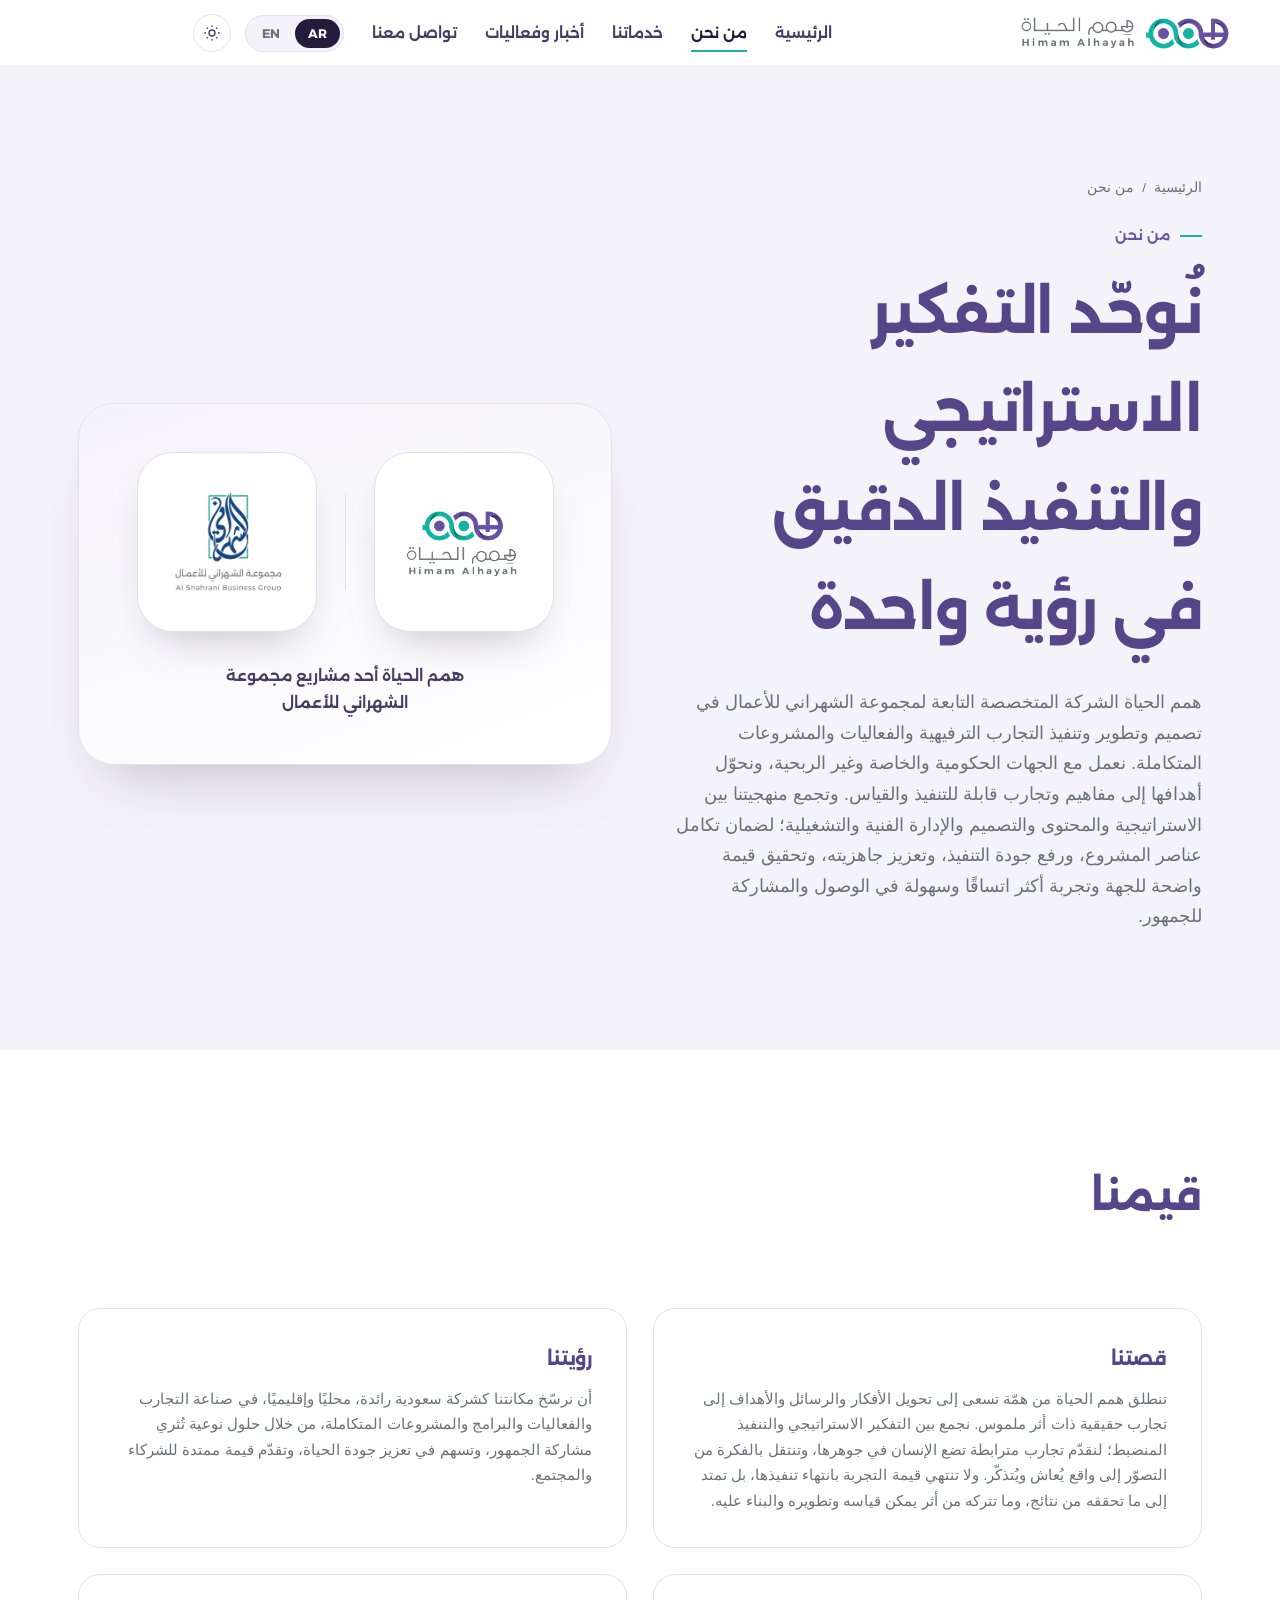
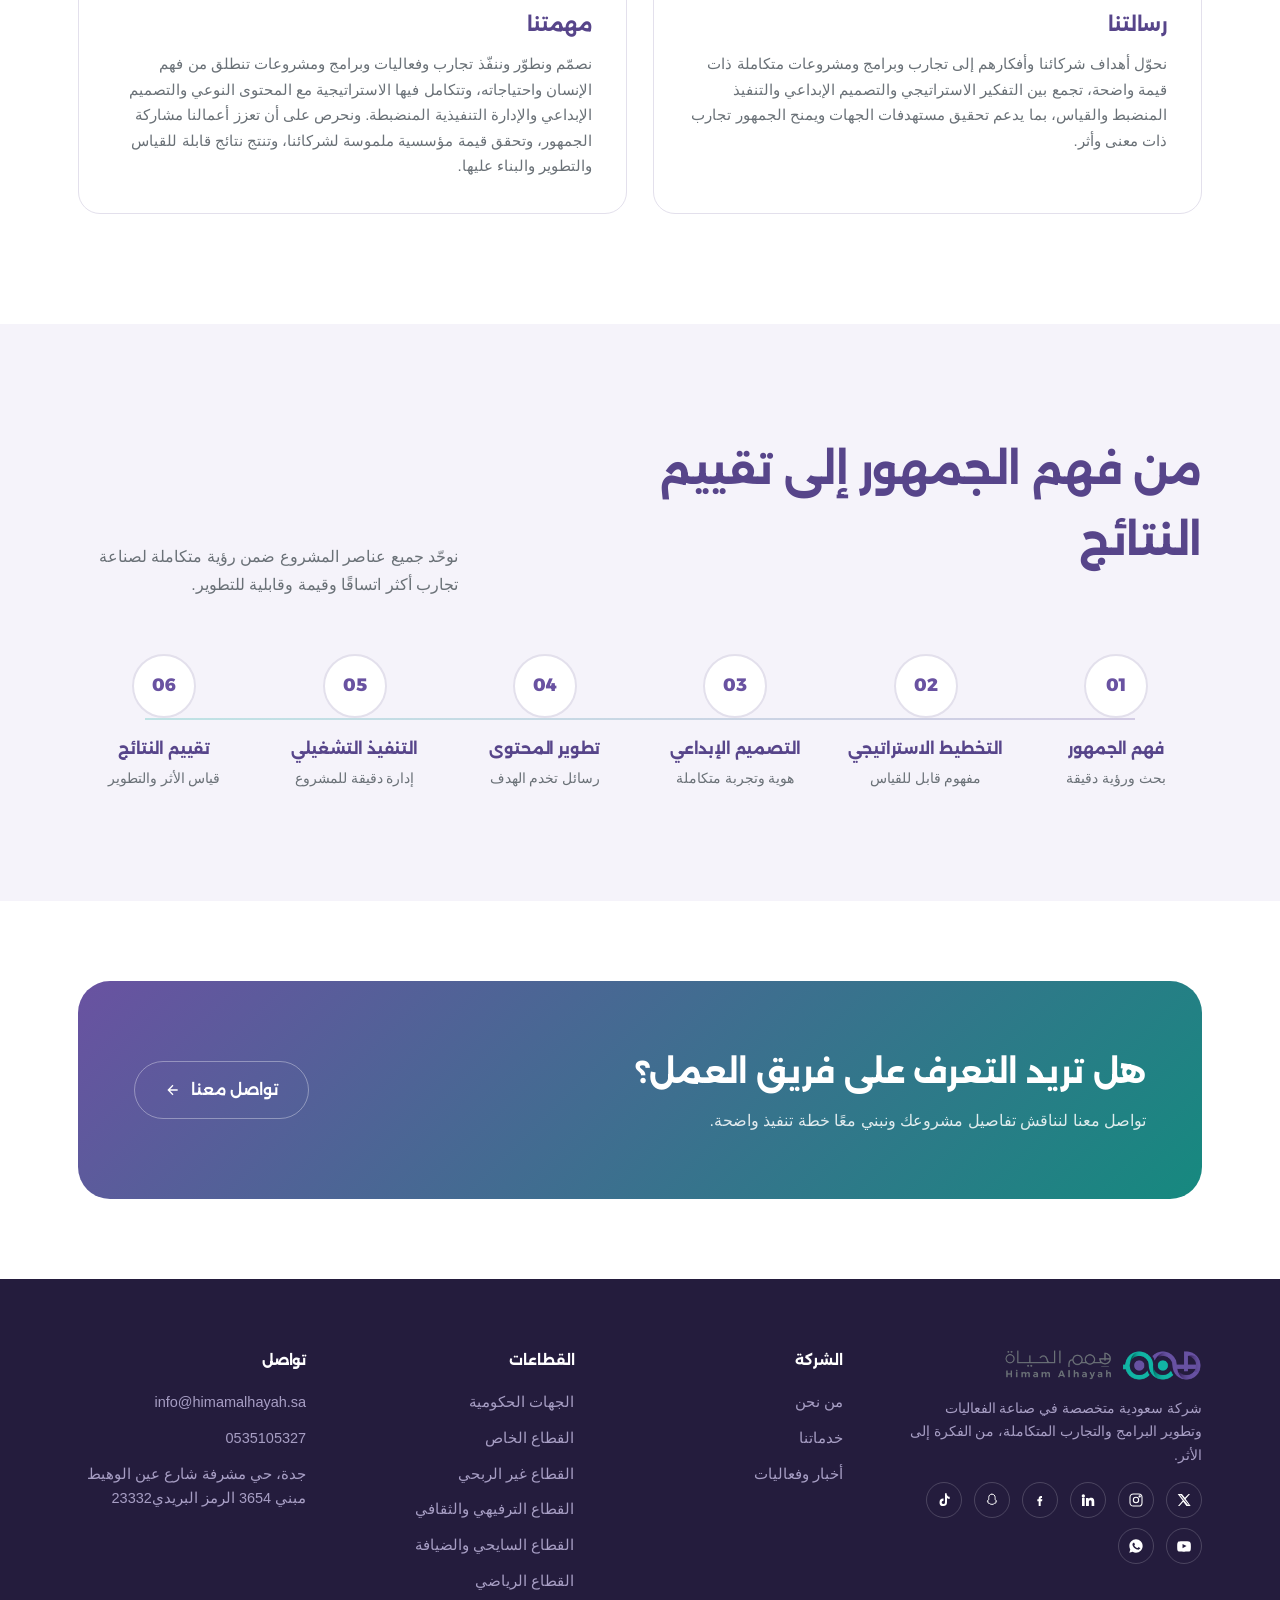
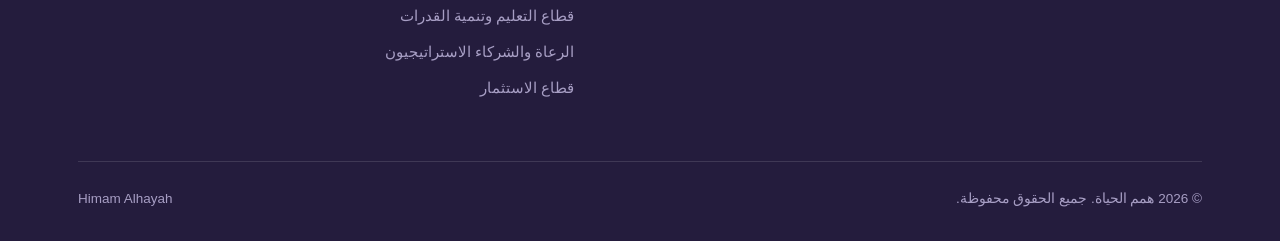
<file: about.html>
<!DOCTYPE html>
<html lang="ar" dir="rtl">
<head>
<meta charset="UTF-8">
<meta name="viewport" content="width=device-width, initial-scale=1.0">
<title>من نحن | همم الحياة</title>
<meta name="description" content="همم الحياة شركة سعودية تجمع بين التفكير الاستراتيجي والتصميم الإبداعي وإدارة المشروعات لصناعة تجارب متكاملة.">
<link rel="preconnect" href="https://fonts.googleapis.com">
<link rel="preconnect" href="https://fonts.gstatic.com" crossorigin>
<link href="https://fonts.googleapis.com/css2?family=Alexandria:wght@300;400;500;600;700;800&display=swap" rel="stylesheet">
<link rel="stylesheet" href="css/about.css">
<script>(function(){try{var t=localStorage.getItem("himam-theme");if(t==="dark"){document.documentElement.setAttribute("data-theme","dark");}}catch(e){}})();</script>
</head>
<body>

<header class="site-header">
  <div class="container nav">
    <a href="index.html" class="nav-logo"><img src="assets/logo-horizontal-trim.png" alt="همم الحياة"></a>
    <nav class="nav-links">
      <div class="nav-links-utility">
        <div class="lang-switch" role="group" aria-label="اللغة">
          <button type="button" class="lang-btn active" data-lang="ar">AR</button>
          <button type="button" class="lang-btn" data-lang="en">EN</button>
        </div>
        <button type="button" class="theme-toggle" aria-label="تبديل الوضع الليلي/النهاري">
          <svg class="icon-sun" viewBox="0 0 24 24" fill="none" stroke="currentColor" stroke-width="1.8"><circle cx="12" cy="12" r="4"/><path d="M12 2v2M12 20v2M4.9 4.9l1.4 1.4M17.7 17.7l1.4 1.4M2 12h2M20 12h2M4.9 19.1l1.4-1.4M17.7 6.3l1.4-1.4"/></svg>
          <svg class="icon-moon" viewBox="0 0 24 24" fill="none" stroke="currentColor" stroke-width="1.8"><path d="M21 12.8A9 9 0 1 1 11.2 3a7 7 0 0 0 9.8 9.8z"/></svg>
        </button>
      </div>
      <a href="index.html">الرئيسية</a>
      <a href="about.html" class="active">من نحن</a>
      <a href="index.html#sectors">خدماتنا</a>
      <a href="news.html">أخبار وفعاليات</a>
      <a href="contact.html">تواصل معنا</a>
    </nav>
    <div class="nav-cta">
      <button class="nav-toggle" aria-label="القائمة"><span></span><span></span><span></span></button>
    </div>
  </div>
</header>

<section class="page-hero">
  <div class="container">
    <div class="crumb"><a href="index.html">الرئيسية</a><span>/</span><span>من نحن</span></div>

    <div class="page-hero-grid">
      <div class="page-hero-content reveal">
        <div class="eyebrow">من نحن</div>
        <h1>نُوحّد التفكير الاستراتيجي<br>والتنفيذ الدقيق في رؤية واحدة</h1>
        <p class="lede">
          همم الحياة الشركة المتخصصة التابعة لمجموعة الشهراني للأعمال في تصميم وتطوير وتنفيذ التجارب الترفيهية والفعاليات
          والمشروعات المتكاملة. نعمل مع الجهات الحكومية والخاصة وغير الربحية، ونحوّل أهدافها إلى مفاهيم وتجارب قابلة للتنفيذ
          والقياس. وتجمع منهجيتنا بين الاستراتيجية والمحتوى والتصميم والإدارة الفنية والتشغيلية؛ لضمان تكامل عناصر المشروع،
          ورفع جودة التنفيذ، وتعزيز جاهزيته، وتحقيق قيمة واضحة للجهة وتجربة أكثر اتساقًا وسهولة في الوصول والمشاركة للجمهور.
        </p>
      </div>

      <div class="page-hero-brands reveal">
        <div class="brand-panel">
          <div class="brand-lockup">
            <div class="brand-tile">
              <img src="assets/logo-stacked.png" alt="همم الحياة">
            </div>
            <div class="brand-lockup-divider"></div>
            <div class="brand-tile">
              <img src="assets/alshahrani-logo.png" alt="مجموعة الشهراني للأعمال">
            </div>
          </div>
          <span class="brand-lockup-text">همم الحياة أحد مشاريع مجموعة الشهراني للأعمال</span>
        </div>
      </div>
    </div>
  </div>
</section>

<section>
  <div class="container">
    <div class="head-row reveal">
      <h2>قيمنا</h2>
    </div>
    <div class="grid grid-2">
      <div class="card reveal">
        <h3>قصتنا</h3>
        <p>تنطلق همم الحياة من همّة تسعى إلى تحويل الأفكار والرسائل والأهداف إلى تجارب حقيقية ذات أثر ملموس. نجمع بين
          التفكير الاستراتيجي والتنفيذ المنضبط؛ لنقدّم تجارب مترابطة تضع الإنسان في جوهرها، وتنتقل بالفكرة من التصوّر
          إلى واقع يُعاش ويُتذكّر. ولا تنتهي قيمة التجربة بانتهاء تنفيذها، بل تمتد إلى ما تحققه من نتائج، وما تتركه من
          أثر يمكن قياسه وتطويره والبناء عليه.</p>
      </div>
      <div class="card reveal">
        <h3>رؤيتنا</h3>
        <p>أن نرسّخ مكانتنا كشركة سعودية رائدة، محليًا وإقليميًا، في صناعة التجارب والفعاليات والبرامج والمشروعات
          المتكاملة، من خلال حلول نوعية تُثري مشاركة الجمهور، وتسهم في تعزيز جودة الحياة، وتقدّم قيمة ممتدة للشركاء
          والمجتمع.</p>
      </div>
      <div class="card reveal">
        <h3>رسالتنا</h3>
        <p>نحوّل أهداف شركائنا وأفكارهم إلى تجارب وبرامج ومشروعات متكاملة ذات قيمة واضحة، تجمع بين التفكير الاستراتيجي
          والتصميم الإبداعي والتنفيذ المنضبط والقياس، بما يدعم تحقيق مستهدفات الجهات ويمنح الجمهور تجارب ذات معنى
          وأثر.</p>
      </div>
      <div class="card reveal">
        <h3>مهمتنا</h3>
        <p>نصمّم ونطوّر وننفّذ تجارب وفعاليات وبرامج ومشروعات تنطلق من فهم الإنسان واحتياجاته، وتتكامل فيها الاستراتيجية
          مع المحتوى النوعي والتصميم الإبداعي والإدارة التنفيذية المنضبطة. ونحرص على أن تعزز أعمالنا مشاركة الجمهور،
          وتحقق قيمة مؤسسية ملموسة لشركائنا، وتنتج نتائج قابلة للقياس والتطوير والبناء عليها.</p>
      </div>
    </div>
  </div>
</section>

<section class="bg-mist">
  <div class="container">
    <div class="head-row reveal">
      <h2>من فهم الجمهور إلى تقييم النتائج</h2>
      <p>نوحّد جميع عناصر المشروع ضمن رؤية متكاملة لصناعة تجارب أكثر اتساقًا وقيمة وقابلية للتطوير.</p>
    </div>
    <div class="process reveal">
      <div class="process-path"></div>
      <div class="process-list">
        <div class="process-step"><div class="badge">01</div><h4>فهم الجمهور</h4><p>بحث ورؤية دقيقة</p></div>
        <div class="process-step"><div class="badge">02</div><h4>التخطيط الاستراتيجي</h4><p>مفهوم قابل للقياس</p></div>
        <div class="process-step"><div class="badge">03</div><h4>التصميم الإبداعي</h4><p>هوية وتجربة متكاملة</p></div>
        <div class="process-step"><div class="badge">04</div><h4>تطوير المحتوى</h4><p>رسائل تخدم الهدف</p></div>
        <div class="process-step"><div class="badge">05</div><h4>التنفيذ التشغيلي</h4><p>إدارة دقيقة للمشروع</p></div>
        <div class="process-step"><div class="badge">06</div><h4>تقييم النتائج</h4><p>قياس الأثر والتطوير</p></div>
      </div>
    </div>
  </div>
</section>

<section class="section-sm">
  <div class="container">
    <div class="cta-band reveal">
      <div>
        <h2>هل تريد التعرف على فريق العمل؟</h2>
        <p>تواصل معنا لنناقش تفاصيل مشروعك ونبني معًا خطة تنفيذ واضحة.</p>
      </div>
      <a href="contact.html" class="btn btn-ghost-light">تواصل معنا
        <svg viewBox="0 0 24 24" fill="none" stroke="currentColor" stroke-width="2"><path d="M19 12H5M12 19l-7-7 7-7"/></svg>
      </a>
    </div>
  </div>
</section>

<footer class="site-footer">
  <div class="container">
    <div class="footer-grid">
      <div class="footer-logo">
        <img src="assets/logo-horizontal-trim.png" alt="همم الحياة">
        <p style="max-width:300px; font-size:14px; color:#a79ec4;">شركة سعودية متخصصة في صناعة الفعاليات وتطوير البرامج والتجارب المتكاملة، من الفكرة إلى الأثر.</p>
        <div class="social">
          <a href="#" aria-label="إكس"><svg viewBox="0 0 24 24" fill="currentColor" style="color:#fff"><path d="M18.9 3H21l-6.6 7.5L22 21h-6.3l-4.9-6.4L5.2 21H3l7.1-8.1L2.5 3h6.4l4.4 5.8L18.9 3zm-1.1 16h1.2L7.3 5H6l11.8 14z"/></svg></a>
          <a href="#" aria-label="انستقرام"><svg viewBox="0 0 24 24" fill="none" stroke="currentColor" stroke-width="1.6" style="color:#fff"><rect x="3" y="3" width="18" height="18" rx="5"/><circle cx="12" cy="12" r="4"/><circle cx="17.5" cy="6.5" r="1"/></svg></a>
          <a href="#" aria-label="لينكدإن"><svg viewBox="0 0 24 24" fill="currentColor" style="color:#fff"><path d="M4.98 3.5A2.5 2.5 0 1 1 5 8.5a2.5 2.5 0 0 1-.02-5zM3 9h4v12H3zM9 9h3.8v1.7h.05c.53-1 1.83-2.05 3.77-2.05 4.03 0 4.78 2.65 4.78 6.1V21h-4v-5.6c0-1.34-.02-3.06-1.87-3.06-1.87 0-2.16 1.46-2.16 2.96V21H9z"/></svg></a>
          <a href="#" aria-label="فيسبوك"><svg viewBox="0 0 24 24" fill="currentColor" style="color:#fff"><path d="M13.5 9H15V6h-1.6C11.4 6 10 7.5 10 9.8V11H8v3h2v7h3v-7h2.1l.4-3H13v-1c0-.6.2-1 .5-1z"/></svg></a>
          <a href="#" aria-label="سناب شات"><svg viewBox="0 0 24 24" fill="none" stroke="currentColor" stroke-width="1.5" style="color:#fff"><path d="M12 3.2c-2.9 0-4.9 2.1-4.9 5v1.9c0 .8 0 1.5-.2 1.9-.3.7-1.4.9-2 1.2-.4.2-.3.6 0 .8.5.3 1.1.4 1.5.5.3.1.1.5-.1.8-.3.4-.8.8-.3 1.2.6.4 1.7.2 2.4.6.6.3.8 1.2 1.9 1.4.5.1 1-.1 1.6-.1.5 0 1 .2 1.6.1 1.1-.2 1.3-1.1 1.9-1.4.7-.4 1.8-.2 2.4-.6.5-.4 0-.8-.3-1.2-.2-.3-.4-.7-.1-.8.4-.1 1-.2 1.5-.5.3-.2.4-.6 0-.8-.6-.3-1.7-.5-2-1.2-.2-.4-.2-1.1-.2-1.9V8.2c0-2.9-2-5-4.9-5z"/></svg></a>
          <a href="#" aria-label="تيك توك"><svg viewBox="0 0 24 24" fill="currentColor" style="color:#fff"><path d="M16.5 2h-3v13.6a2.5 2.5 0 1 1-2.2-2.5v-3.2a5.6 5.6 0 1 0 5.2 5.6V9.1c1.2.8 2.6 1.3 4 1.3V7.3c-2 0-3.7-1.3-4.3-3.1-.2-.6-.2-1.4-.2-2.2z"/></svg></a>
          <a href="#" aria-label="يوتيوب"><svg viewBox="0 0 24 24" fill="currentColor" style="color:#fff"><path d="M22 8.4s-.2-1.5-.8-2.2c-.8-.9-1.7-.9-2.1-1C16.3 5 12 5 12 5s-4.3 0-7.1.2c-.4.1-1.3.1-2.1 1-.6.7-.8 2.2-.8 2.2S1.8 10.2 1.8 12v1.6c0 1.8.2 3.6.2 3.6s.2 1.5.8 2.2c.8.9 1.9.9 2.3 1 1.7.2 7 .2 7 .2s4.3 0 7.1-.2c.4-.1 1.3-.1 2.1-1 .6-.7.8-2.2.8-2.2s.2-1.8.2-3.6V12c0-1.8-.2-3.6-.2-3.6zM9.8 15.2V8.9l6 3.2-6 3.1z"/></svg></a>
          <a href="#" aria-label="واتساب"><svg viewBox="0 0 24 24" fill="currentColor" style="color:#fff"><path d="M12 2C6.5 2 2 6.5 2 12c0 1.8.5 3.6 1.4 5.1L2 22l5-1.3c1.4.8 3.1 1.3 5 1.3 5.5 0 10-4.5 10-10S17.5 2 12 2zm5.6 14.2c-.2.6-1.3 1.2-1.8 1.3-.5.1-1 .1-1.7-.1-.4-.1-.9-.3-1.6-.6-2.8-1.2-4.6-4-4.7-4.2-.1-.2-1.1-1.5-1.1-2.9s.7-2 1-2.3c.2-.3.5-.3.7-.3h.5c.2 0 .4 0 .6.4.2.5.7 1.8.8 1.9.1.1.1.3 0 .5-.1.2-.1.3-.3.5-.1.2-.3.4-.4.5-.1.1-.3.3-.1.6.2.3.8 1.3 1.7 2.1 1.2 1 2.1 1.4 2.5 1.5.3.1.5.1.7-.1.2-.2.7-.8.9-1.1.2-.3.4-.2.6-.1.2.1 1.5.7 1.8.8.3.1.4.2.5.3.1.2.1.9-.1 1.5z"/></svg></a>
        </div>
      </div>
      <div>
        <h4>الشركة</h4>
        <ul>
          <li><a href="about.html">من نحن</a></li>
          <li><a href="services.html">خدماتنا</a></li>
          <li><a href="news.html">أخبار وفعاليات</a></li>
        </ul>
      </div>
      <div>
        <h4>القطاعات</h4>
        <ul>
          <li><a href="about.html#sectors">الجهات الحكومية</a></li>
          <li><a href="about.html#sectors">القطاع الخاص</a></li>
          <li><a href="about.html#sectors">القطاع غير الربحي</a></li>
          <li><a href="about.html#sectors">القطاع الترفيهي والثقافي</a></li>
          <li><a href="about.html#sectors">القطاع السايحي والضيافة</a></li>
          <li><a href="about.html#sectors">القطاع الرياضي</a></li>
          <li><a href="about.html#sectors">قطاع التعليم وتنمية القدرات</a></li>
          <li><a href="about.html#sectors">الرعاة والشركاء الاستراتيجيون</a></li>
          <li><a href="about.html#sectors">قطاع الاستثمار</a></li>
        </ul>
      </div>
      <div>
        <h4>تواصل</h4>
        <ul>
          <li>info@himamalhayah.sa</li>
          <li>0535105327</li>
          <li> جدة، حي مشرفة شارع عين الوهيط مبني 3654 الرمز البريدي23332 </li>
        </ul>
      </div>
    </div>
    <div class="footer-bottom">
      <span>© 2026 همم الحياة. جميع الحقوق محفوظة.</span>
      <span>Himam Alhayah</span>
    </div>
  </div>
</footer>

<script src="js/about.js"></script>
</body>
</html>
</file>
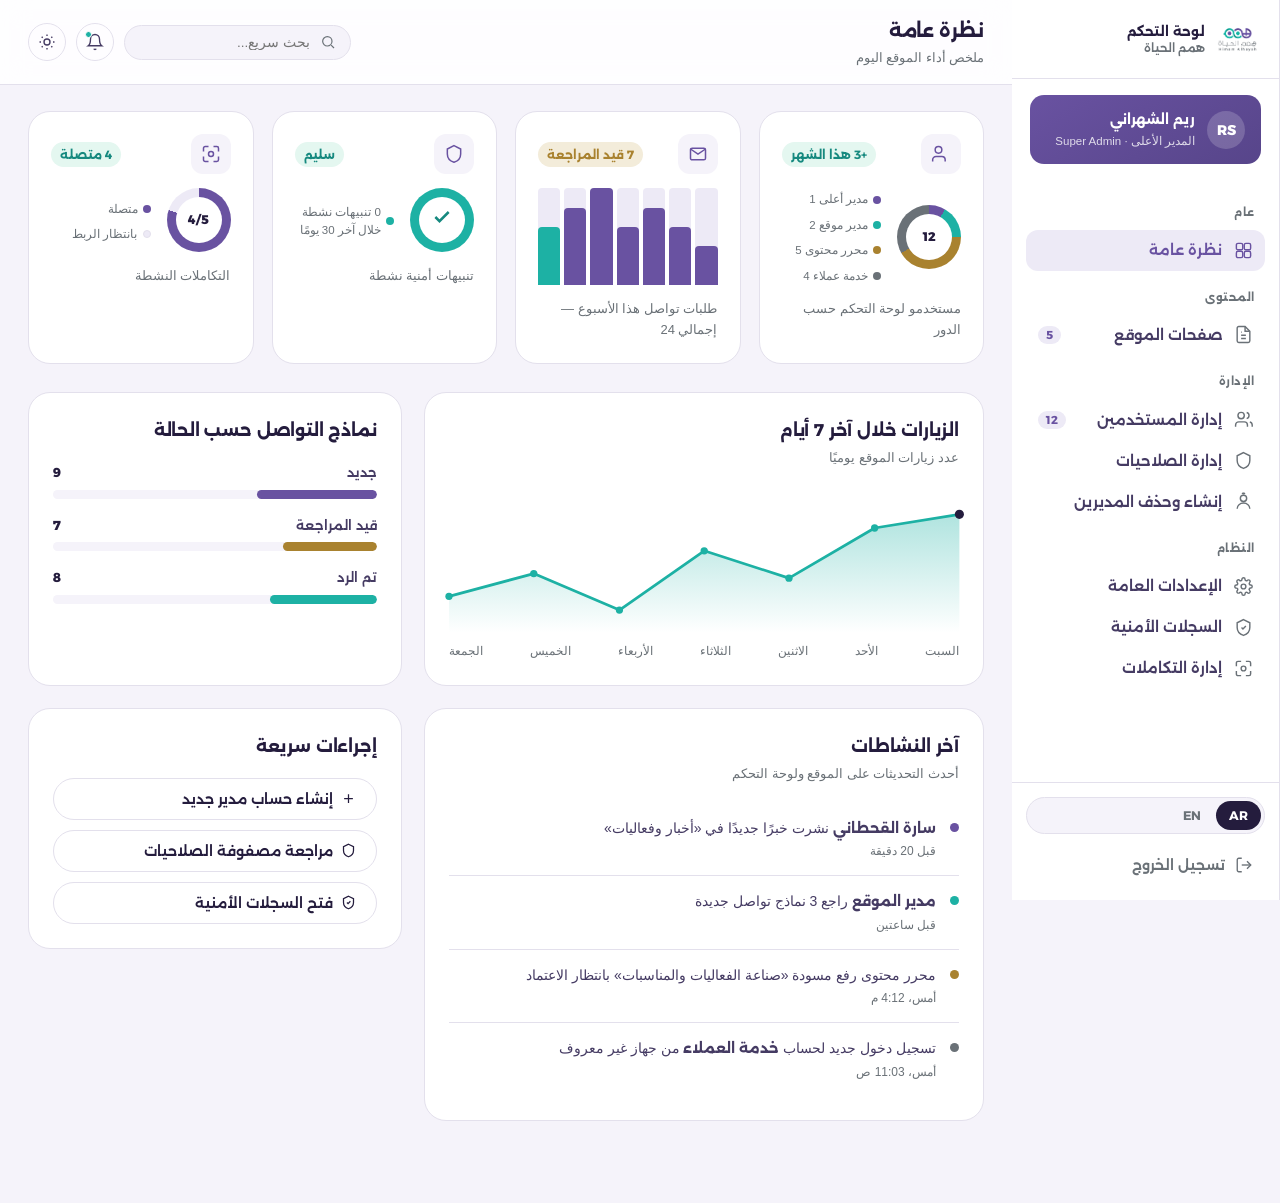
<file: admin-dashboard.html>
<!DOCTYPE html>
<html lang="ar" dir="rtl">
<head>
<meta charset="UTF-8">
<meta name="viewport" content="width=device-width, initial-scale=1.0">
<title>لوحة تحكم المدير الأعلى | همم الحياة</title>
<meta name="description" content="لوحة تحكم المدير الأعلى في همم الحياة: إدارة المستخدمين والصلاحيات والإعدادات والسجلات الأمنية والتكاملات.">
<link rel="preconnect" href="https://fonts.googleapis.com">
<link rel="preconnect" href="https://fonts.gstatic.com" crossorigin>
<link href="https://fonts.googleapis.com/css2?family=Alexandria:wght@300;400;500;600;700;800&display=swap" rel="stylesheet">
<link rel="stylesheet" href="css/admin-dashboard.css">
<script>(function(){try{var t=localStorage.getItem("himam-theme");if(t==="dark"){document.documentElement.setAttribute("data-theme","dark");}}catch(e){}})();</script>
</head>
<body>

<div class="sidebar-backdrop" id="sidebarBackdrop"></div>

<div class="dash-shell">

  <aside class="dash-sidebar" id="dashSidebar">
    <div class="dash-brand">
      <img src="assets/logo-stacked.png" alt="همم الحياة">
      <div class="dash-brand-text">لوحة التحكم<span>همم الحياة</span></div>
    </div>

    <div class="dash-role-card">
      <div class="dash-role-avatar">RS</div>
      <div>
        <div class="name">ريم الشهراني</div>
        <div class="role">المدير الأعلى · Super Admin</div>
      </div>
    </div>

    <nav class="dash-nav">
      <div class="dash-nav-group">
        <div class="dash-nav-label">عام</div>
        <button class="dash-nav-item active" data-section="overview">
          <svg viewBox="0 0 24 24" fill="none" stroke="currentColor" stroke-width="1.8"><rect x="3" y="3" width="8" height="8" rx="2"/><rect x="13" y="3" width="8" height="8" rx="2"/><rect x="3" y="13" width="8" height="8" rx="2"/><rect x="13" y="13" width="8" height="8" rx="2"/></svg>
          نظرة عامة
        </button>
      </div>

      <div class="dash-nav-group">
        <div class="dash-nav-label">المحتوى</div>
        <button class="dash-nav-item" data-section="pages">
          <svg viewBox="0 0 24 24" fill="none" stroke="currentColor" stroke-width="1.8"><path d="M14 2H6a2 2 0 0 0-2 2v16a2 2 0 0 0 2 2h12a2 2 0 0 0 2-2V8z"/><path d="M14 2v6h6"/><path d="M9 13h6M9 17h6M9 9h1"/></svg>
          صفحات الموقع
          <span class="count">5</span>
        </button>
      </div>

      <div class="dash-nav-group">
        <div class="dash-nav-label">الإدارة</div>
        <button class="dash-nav-item" data-section="users">
          <svg viewBox="0 0 24 24" fill="none" stroke="currentColor" stroke-width="1.8"><path d="M17 21v-2a4 4 0 0 0-4-4H6a4 4 0 0 0-4 4v2"/><circle cx="9" cy="7" r="4"/><path d="M23 21v-2a4 4 0 0 0-3-3.87"/><path d="M16 3.13a4 4 0 0 1 0 7.75"/></svg>
          إدارة المستخدمين
          <span class="count">12</span>
        </button>
        <button class="dash-nav-item" data-section="permissions">
          <svg viewBox="0 0 24 24" fill="none" stroke="currentColor" stroke-width="1.8"><path d="M12 2l8 4v6c0 5-3.5 8.5-8 10-4.5-1.5-8-5-8-10V6z"/></svg>
          إدارة الصلاحيات
        </button>
        <button class="dash-nav-item" data-section="admins">
          <svg viewBox="0 0 24 24" fill="none" stroke="currentColor" stroke-width="1.8"><circle cx="12" cy="8" r="4"/><path d="M4 21c0-4 3.5-7 8-7s8 3 8 7"/><path d="M12 1v2M12 1l2 1.2M12 1l-2 1.2"/></svg>
          إنشاء وحذف المديرين
        </button>
      </div>

      <div class="dash-nav-group">
        <div class="dash-nav-label">النظام</div>
        <button class="dash-nav-item" data-section="settings">
          <svg viewBox="0 0 24 24" fill="none" stroke="currentColor" stroke-width="1.8"><circle cx="12" cy="12" r="3"/><path d="M19.4 15a1.7 1.7 0 0 0 .34 1.87l.06.06a2 2 0 1 1-2.83 2.83l-.06-.06a1.7 1.7 0 0 0-1.87-.34 1.7 1.7 0 0 0-1 1.55V21a2 2 0 0 1-4 0v-.09A1.7 1.7 0 0 0 9 19.4a1.7 1.7 0 0 0-1.87.34l-.06.06a2 2 0 1 1-2.83-2.83l.06-.06a1.7 1.7 0 0 0 .34-1.87 1.7 1.7 0 0 0-1.55-1H3a2 2 0 0 1 0-4h.09A1.7 1.7 0 0 0 4.6 9a1.7 1.7 0 0 0-.34-1.87l-.06-.06a2 2 0 1 1 2.83-2.83l.06.06a1.7 1.7 0 0 0 1.87.34H9a1.7 1.7 0 0 0 1-1.55V3a2 2 0 0 1 4 0v.09a1.7 1.7 0 0 0 1 1.55 1.7 1.7 0 0 0 1.87-.34l.06-.06a2 2 0 1 1 2.83 2.83l-.06.06a1.7 1.7 0 0 0-.34 1.87V9a1.7 1.7 0 0 0 1.55 1H21a2 2 0 0 1 0 4h-.09a1.7 1.7 0 0 0-1.55 1z"/></svg>
          الإعدادات العامة
        </button>
        <button class="dash-nav-item" data-section="security">
          <svg viewBox="0 0 24 24" fill="none" stroke="currentColor" stroke-width="1.8"><path d="M12 2l8 4v6c0 5-3.5 8.5-8 10-4.5-1.5-8-5-8-10V6z"/><path d="M9.5 12l1.8 1.8L15 10"/></svg>
          السجلات الأمنية
        </button>
        <button class="dash-nav-item" data-section="integrations">
          <svg viewBox="0 0 24 24" fill="none" stroke="currentColor" stroke-width="1.8"><path d="M9 3H5a2 2 0 0 0-2 2v4M15 3h4a2 2 0 0 1 2 2v4M9 21H5a2 2 0 0 1-2-2v-4M15 21h4a2 2 0 0 0 2-2v-4"/><circle cx="12" cy="12" r="3"/></svg>
          إدارة التكاملات
        </button>
      </div>
    </nav>

    <div class="dash-sidebar-foot">
      <div class="lang-switch" role="group" aria-label="اللغة">
        <button type="button" class="lang-btn active" data-lang="ar">AR</button>
        <button type="button" class="lang-btn" data-lang="en">EN</button>
      </div>
      <a href="admin-login.html" class="dash-logout">
        <svg viewBox="0 0 24 24" fill="none" stroke="currentColor" stroke-width="1.8"><path d="M9 21H5a2 2 0 0 1-2-2V5a2 2 0 0 1 2-2h4"/><path d="M16 17l5-5-5-5"/><path d="M21 12H9"/></svg>
        تسجيل الخروج
      </a>
    </div>
  </aside>

  <div class="dash-main">
    <header class="dash-topbar">
      <div style="display:flex; align-items:center; gap:14px;">
        <button class="mobile-sidebar-toggle" id="mobileSidebarToggle" aria-label="القائمة">
          <svg viewBox="0 0 24 24" fill="none" stroke="currentColor" stroke-width="1.8"><path d="M3 6h18M3 12h18M3 18h18"/></svg>
        </button>
        <div>
          <h1 id="topbarTitle">نظرة عامة</h1>
          <div class="dash-topbar-sub" id="topbarSub">ملخص أداء الموقع اليوم</div>
        </div>
      </div>
      <div class="dash-topbar-actions">
        <div class="dash-search">
          <svg viewBox="0 0 24 24" fill="none" stroke="currentColor" stroke-width="1.8"><circle cx="11" cy="11" r="7"/><path d="M21 21l-4.3-4.3"/></svg>
          <input type="text" placeholder="بحث سريع...">
        </div>
        <button type="button" class="icon-btn-dash" aria-label="الإشعارات">
          <svg viewBox="0 0 24 24" fill="none" stroke="currentColor" stroke-width="1.8"><path d="M18 8a6 6 0 0 0-12 0c0 7-3 9-3 9h18s-3-2-3-9"/><path d="M13.7 21a2 2 0 0 1-3.4 0"/></svg>
          <span class="dot"></span>
        </button>
        <button type="button" class="theme-toggle" id="themeToggle" aria-label="تبديل الوضع الليلي/النهاري">
          <svg class="icon-sun" viewBox="0 0 24 24" fill="none" stroke="currentColor" stroke-width="1.8"><circle cx="12" cy="12" r="4"/><path d="M12 2v2M12 20v2M4.9 4.9l1.4 1.4M17.7 17.7l1.4 1.4M2 12h2M20 12h2M4.9 19.1l1.4-1.4M17.7 6.3l1.4-1.4"/></svg>
          <svg class="icon-moon" viewBox="0 0 24 24" fill="none" stroke="currentColor" stroke-width="1.8"><path d="M21 12.8A9 9 0 1 1 11.2 3a7 7 0 0 0 9.8 9.8z"/></svg>
        </button>
      </div>
    </header>

    <main class="dash-content">

      <section class="dash-section active" id="sec-overview">
        <div class="kpi-grid">
          <div class="kpi-card">
            <div class="kpi-top">
              <div class="kpi-icon"><svg viewBox="0 0 24 24" fill="none" stroke="currentColor" stroke-width="1.8"><path d="M17 21v-2a4 4 0 0 0-4-4H6a4 4 0 0 0-4 4v2"/><circle cx="9" cy="7" r="4"/></svg></div>
              <span class="kpi-trend up">+3 هذا الشهر</span>
            </div>
            <div class="kpi-chart-row">
              <div class="donut" style="background:conic-gradient(var(--purple) 0% 8.3%, var(--turquoise) 8.3% 25%, var(--gold) 25% 66.7%, var(--charcoal) 66.7% 100%);">
                <span class="donut-label">12</span>
              </div>
              <div class="kpi-legend">
                <span><i style="background:var(--purple);"></i>مدير أعلى 1</span>
                <span><i style="background:var(--turquoise);"></i>مدير موقع 2</span>
                <span><i style="background:var(--gold);"></i>محرر محتوى 5</span>
                <span><i style="background:var(--charcoal);"></i>خدمة عملاء 4</span>
              </div>
            </div>
            <div class="kpi-label">مستخدمو لوحة التحكم حسب الدور</div>
          </div>
          <div class="kpi-card">
            <div class="kpi-top">
              <div class="kpi-icon"><svg viewBox="0 0 24 24" fill="none" stroke="currentColor" stroke-width="1.8"><path d="M4 4h16v16H4z" opacity="0"/><path d="M3 6l9 6 9-6"/><rect x="3" y="5" width="18" height="14" rx="2"/></svg></div>
              <span class="kpi-trend warn">7 قيد المراجعة</span>
            </div>
            <div class="mini-bars" aria-label="طلبات التواصل خلال آخر 7 أيام">
              <div class="bar"><i style="height:40%; background:var(--purple);"></i></div>
              <div class="bar"><i style="height:60%; background:var(--purple);"></i></div>
              <div class="bar"><i style="height:80%; background:var(--purple);"></i></div>
              <div class="bar"><i style="height:60%; background:var(--purple);"></i></div>
              <div class="bar"><i style="height:100%; background:var(--purple);"></i></div>
              <div class="bar"><i style="height:80%; background:var(--purple);"></i></div>
              <div class="bar hl"><i style="height:60%;"></i></div>
            </div>
            <div class="kpi-label">طلبات تواصل هذا الأسبوع — إجمالي 24</div>
          </div>
          <div class="kpi-card">
            <div class="kpi-top">
              <div class="kpi-icon"><svg viewBox="0 0 24 24" fill="none" stroke="currentColor" stroke-width="1.8"><path d="M12 2l8 4v6c0 5-3.5 8.5-8 10-4.5-1.5-8-5-8-10V6z"/></svg></div>
              <span class="kpi-trend up">سليم</span>
            </div>
            <div class="kpi-chart-row">
              <div class="donut" style="background:conic-gradient(var(--turquoise) 0% 100%);">
                <span class="donut-label" style="color:var(--turquoise-600);">
                  <svg viewBox="0 0 24 24" fill="none" stroke="currentColor" stroke-width="3" style="width:20px; height:20px;"><path d="M4 12l5 5L20 6"/></svg>
                </span>
              </div>
              <div class="kpi-legend"><span><i style="background:var(--turquoise);"></i>0 تنبيهات نشطة خلال آخر 30 يومًا</span></div>
            </div>
            <div class="kpi-label">تنبيهات أمنية نشطة</div>
          </div>
          <div class="kpi-card">
            <div class="kpi-top">
              <div class="kpi-icon"><svg viewBox="0 0 24 24" fill="none" stroke="currentColor" stroke-width="1.8"><path d="M9 3H5a2 2 0 0 0-2 2v4M15 3h4a2 2 0 0 1 2 2v4M9 21H5a2 2 0 0 1-2-2v-4M15 21h4a2 2 0 0 0 2-2v-4"/><circle cx="12" cy="12" r="3"/></svg></div>
              <span class="kpi-trend up">4 متصلة</span>
            </div>
            <div class="kpi-chart-row">
              <div class="donut" style="background:conic-gradient(var(--purple) 0% 80%, var(--mist-2) 80% 100%);">
                <span class="donut-label">4/5</span>
              </div>
              <div class="kpi-legend">
                <span><i style="background:var(--purple);"></i>متصلة</span>
                <span><i style="background:var(--mist-2); border:1px solid var(--line);"></i>بانتظار الربط</span>
              </div>
            </div>
            <div class="kpi-label">التكاملات النشطة</div>
          </div>
        </div>

        <div class="chart-panel-grid">
          <div class="dash-panel" style="margin-bottom:0;">
            <div class="dash-panel-head"><div><h2>الزيارات خلال آخر 7 أيام</h2><p>عدد زيارات الموقع يوميًا</p></div></div>
            <div class="line-chart-wrap">
              <svg viewBox="0 0 560 160" preserveAspectRatio="none">
                <defs>
                  <linearGradient id="visitsFill" x1="0" y1="0" x2="0" y2="1">
                    <stop offset="0%" stop-color="var(--turquoise)" stop-opacity=".35"/>
                    <stop offset="100%" stop-color="var(--turquoise)" stop-opacity="0"/>
                  </linearGradient>
                </defs>
                <path d="M0,120 93,95 187,135 280,70 373,100 467,45 560,30 560,160 0,160 Z" fill="url(#visitsFill)"/>
                <polyline points="0,120 93,95 187,135 280,70 373,100 467,45 560,30" fill="none" stroke="var(--turquoise)" stroke-width="3" stroke-linecap="round" stroke-linejoin="round"/>
                <circle cx="0" cy="120" r="4" fill="var(--turquoise)"/>
                <circle cx="93" cy="95" r="4" fill="var(--turquoise)"/>
                <circle cx="187" cy="135" r="4" fill="var(--turquoise)"/>
                <circle cx="280" cy="70" r="4" fill="var(--turquoise)"/>
                <circle cx="373" cy="100" r="4" fill="var(--turquoise)"/>
                <circle cx="467" cy="45" r="4" fill="var(--turquoise)"/>
                <circle cx="560" cy="30" r="5" fill="var(--purple-ink)"/>
              </svg>
            </div>
            <div class="chart-axis-labels">
              <span>السبت</span><span>الأحد</span><span>الاثنين</span><span>الثلاثاء</span><span>الأربعاء</span><span>الخميس</span><span>الجمعة</span>
            </div>
          </div>

          <div class="dash-panel" style="margin-bottom:0;">
            <div class="dash-panel-head"><div><h2>نماذج التواصل حسب الحالة</h2></div></div>
            <div class="status-bars">
              <div class="status-bar-row">
                <div class="row-top"><span>جديد</span><b>9</b></div>
                <div class="status-bar-track"><div class="status-bar-fill" style="width:37%; background:var(--purple);"></div></div>
              </div>
              <div class="status-bar-row">
                <div class="row-top"><span>قيد المراجعة</span><b>7</b></div>
                <div class="status-bar-track"><div class="status-bar-fill" style="width:29%; background:var(--gold);"></div></div>
              </div>
              <div class="status-bar-row">
                <div class="row-top"><span>تم الرد</span><b>8</b></div>
                <div class="status-bar-track"><div class="status-bar-fill" style="width:33%; background:var(--turquoise);"></div></div>
              </div>
            </div>
          </div>
        </div>

        <div class="grid-2col">
          <div class="dash-panel">
            <div class="dash-panel-head">
              <div><h2>آخر النشاطات</h2><p>أحدث التحديثات على الموقع ولوحة التحكم</p></div>
            </div>
            <div class="activity-list">
              <div class="activity-item">
                <span class="activity-dot" style="background:var(--purple);"></span>
                <div><p><strong>سارة القحطاني</strong> نشرت خبرًا جديدًا في «أخبار وفعاليات»</p><div class="t">قبل 20 دقيقة</div></div>
              </div>
              <div class="activity-item">
                <span class="activity-dot" style="background:var(--turquoise);"></span>
                <div><p><strong>مدير الموقع</strong> راجع 3 نماذج تواصل جديدة</p><div class="t">قبل ساعتين</div></div>
              </div>
              <div class="activity-item">
                <span class="activity-dot" style="background:var(--gold);"></span>
                <div><p>محرر محتوى رفع مسودة «صناعة الفعاليات والمناسبات» بانتظار الاعتماد</p><div class="t">أمس، 4:12 م</div></div>
              </div>
              <div class="activity-item">
                <span class="activity-dot" style="background:var(--charcoal);"></span>
                <div><p>تسجيل دخول جديد لحساب <strong>خدمة العملاء</strong> من جهاز غير معروف</p><div class="t">أمس، 11:03 ص</div></div>
              </div>
            </div>
          </div>

          <div class="dash-panel">
            <div class="dash-panel-head"><div><h2>إجراءات سريعة</h2></div></div>
            <div style="display:flex; flex-direction:column; gap:10px;">
              <button class="btn btn-outline" style="justify-content:flex-start;" onclick="dashNavigate('admins')">
                <svg viewBox="0 0 24 24" fill="none" stroke="currentColor" stroke-width="2"><path d="M12 5v14M5 12h14"/></svg>
                إنشاء حساب مدير جديد
              </button>
              <button class="btn btn-outline" style="justify-content:flex-start;" onclick="dashNavigate('permissions')">
                <svg viewBox="0 0 24 24" fill="none" stroke="currentColor" stroke-width="2"><path d="M12 2l8 4v6c0 5-3.5 8.5-8 10-4.5-1.5-8-5-8-10V6z"/></svg>
                مراجعة مصفوفة الصلاحيات
              </button>
              <button class="btn btn-outline" style="justify-content:flex-start;" onclick="dashNavigate('security')">
                <svg viewBox="0 0 24 24" fill="none" stroke="currentColor" stroke-width="2"><path d="M9.5 12l1.8 1.8L15 10"/><path d="M12 2l8 4v6c0 5-3.5 8.5-8 10-4.5-1.5-8-5-8-10V6z"/></svg>
                فتح السجلات الأمنية
              </button>
            </div>
          </div>
        </div>
      </section>

      <section class="dash-section" id="sec-pages">
        <div class="dash-panel">
          <div class="dash-panel-head">
            <div><h2>صفحات الموقع</h2><p>إدارة محتوى وحالة كل صفحة في موقع همم الحياة</p></div>
            <a href="index.html" target="_blank" class="btn btn-outline btn-sm">
              <svg viewBox="0 0 24 24" fill="none" stroke="currentColor" stroke-width="2"><path d="M18 13v6a2 2 0 0 1-2 2H5a2 2 0 0 1-2-2V8a2 2 0 0 1 2-2h6"/><path d="M15 3h6v6"/><path d="M10 14L21 3"/></svg>
              معاينة الموقع
            </a>
          </div>

          <div class="page-list">

            <div class="page-row">
              <div class="page-row-icon"><svg viewBox="0 0 24 24" fill="none" stroke="currentColor" stroke-width="1.8"><path d="M3 11l9-8 9 8"/><path d="M5 10v10a1 1 0 0 0 1 1h4v-6h4v6h4a1 1 0 0 0 1-1V10"/></svg></div>
              <div class="page-row-info">
                <h4>الرئيسية</h4>
                <span class="slug">index.html</span>
              </div>
              <div class="page-row-meta">آخر تحديث: سارة القحطاني<br>قبل 3 أيام</div>
              <span class="status-badge status-active">منشور</span>
              <div class="page-row-actions">
                <button type="button" class="btn btn-outline btn-sm page-edit-toggle" data-target="edit-home">
                  <svg viewBox="0 0 24 24" fill="none" stroke="currentColor" stroke-width="2"><path d="M12 20h9"/><path d="M16.5 3.5a2.1 2.1 0 0 1 3 3L7 19l-4 1 1-4 12.5-12.5z"/></svg>
                  تعديل المحتوى
                </button>
              </div>
              <form class="page-editor page-editor-form" id="edit-home">
                <div class="page-editor-grid">
                  <div class="field"><label>عنوان الصفحة الرئيسية (Hero)</label><input type="text" value="نصنع تجارب ترفيهية... لأن الحياة حق للجميع"></div>
                  <div class="field"><label>حالة النشر</label>
                    <select><option selected>منشور</option><option>مسودة</option></select>
                  </div>
                  <div class="field" style="grid-column:1/-1;"><label>نص قسم «ما نقوم به»</label>
                    <textarea rows="3">تنطلق همم الحياة من همّة تسعى إلى تحويل الأفكار والرسائل والأهداف إلى تجارب حقيقية ذات أثر ملموس.</textarea>
                  </div>
                </div>
                <div style="display:flex; align-items:center; gap:14px;">
                  <button type="submit" class="btn btn-primary btn-sm">حفظ التغييرات</button>
                  <p class="page-save-note" style="display:none; color:var(--turquoise-600); font-weight:600; font-size:13px;">تم حفظ التعديلات بنجاح.</p>
                </div>
              </form>
            </div>

            <div class="page-row">
              <div class="page-row-icon"><svg viewBox="0 0 24 24" fill="none" stroke="currentColor" stroke-width="1.8"><circle cx="12" cy="8" r="4"/><path d="M4 21c0-4 3.5-7 8-7s8 3 8 7"/></svg></div>
              <div class="page-row-info">
                <h4>من نحن</h4>
                <span class="slug">about.html</span>
                <div class="sub-note">يشمل: قصتنا، رؤيتنا، رسالتنا، مهمتنا</div>
              </div>
              <div class="page-row-meta">آخر تحديث: فيصل العتيبي<br>قبل أسبوع</div>
              <span class="status-badge status-active">منشور</span>
              <div class="page-row-actions">
                <button type="button" class="btn btn-outline btn-sm page-edit-toggle" data-target="edit-about">
                  <svg viewBox="0 0 24 24" fill="none" stroke="currentColor" stroke-width="2"><path d="M12 20h9"/><path d="M16.5 3.5a2.1 2.1 0 0 1 3 3L7 19l-4 1 1-4 12.5-12.5z"/></svg>
                  تعديل المحتوى
                </button>
              </div>
              <form class="page-editor page-editor-form" id="edit-about">
                <div class="page-editor-grid">
                  <div class="field"><label>عنوان الصفحة</label><input type="text" value="من نحن"></div>
                  <div class="field"><label>حالة النشر</label>
                    <select><option selected>منشور</option><option>مسودة</option></select>
                  </div>
                  <div class="field" style="grid-column:1/-1;"><label>نص «قصتنا»</label>
                    <textarea rows="3">تنطلق همم الحياة من همّة تسعى إلى تحويل الأفكار والرسائل والأهداف إلى تجارب حقيقية ذات أثر ملموس.</textarea>
                  </div>
                </div>
                <div style="display:flex; align-items:center; gap:14px;">
                  <button type="submit" class="btn btn-primary btn-sm">حفظ التغييرات</button>
                  <p class="page-save-note" style="display:none; color:var(--turquoise-600); font-weight:600; font-size:13px;">تم حفظ التعديلات بنجاح.</p>
                </div>
              </form>
            </div>

            <div class="page-row">
              <div class="page-row-icon"><svg viewBox="0 0 24 24" fill="none" stroke="currentColor" stroke-width="1.8"><rect x="3" y="4" width="18" height="16" rx="2"/><path d="M3 9h18"/><path d="M8 4v5"/></svg></div>
              <div class="page-row-info">
                <h4>خدماتنا</h4>
                <span class="slug">services.html</span>
              </div>
              <div class="page-row-meta">آخر تحديث: فيصل العتيبي<br>قبل أسبوعين</div>
              <span class="status-badge status-active">منشور</span>
              <div class="page-row-actions">
                <button type="button" class="btn btn-outline btn-sm page-edit-toggle" data-target="edit-services">
                  <svg viewBox="0 0 24 24" fill="none" stroke="currentColor" stroke-width="2"><path d="M12 20h9"/><path d="M16.5 3.5a2.1 2.1 0 0 1 3 3L7 19l-4 1 1-4 12.5-12.5z"/></svg>
                  تعديل المحتوى
                </button>
              </div>
              <form class="page-editor page-editor-form" id="edit-services">
                <div class="page-editor-grid">
                  <div class="field"><label>عنوان الصفحة</label><input type="text" value="خدماتنا"></div>
                  <div class="field"><label>حالة النشر</label>
                    <select><option selected>منشور</option><option>مسودة</option></select>
                  </div>
                  <div class="field" style="grid-column:1/-1;"><label>الوصف التعريفي (Meta description)</label>
                    <textarea rows="3">من صناعة الفعاليات إلى التخطيط الاستراتيجي والتصميم الإبداعي وإدارة المشروعات — خدمات همم الحياة المتكاملة.</textarea>
                  </div>
                </div>
                <div style="display:flex; align-items:center; gap:14px;">
                  <button type="submit" class="btn btn-primary btn-sm">حفظ التغييرات</button>
                  <p class="page-save-note" style="display:none; color:var(--turquoise-600); font-weight:600; font-size:13px;">تم حفظ التعديلات بنجاح.</p>
                </div>
              </form>
            </div>

            <div class="page-row">
              <div class="page-row-icon"><svg viewBox="0 0 24 24" fill="none" stroke="currentColor" stroke-width="1.8"><rect x="3" y="4" width="18" height="16" rx="2"/><path d="M7 8h10M7 12h10M7 16h6"/></svg></div>
              <div class="page-row-info">
                <h4>أخبار وفعاليات</h4>
                <span class="slug">news.html</span>
                <div class="sub-note">يُدار كل خبر أو فعالية من صفحته الخاصة</div>
              </div>
              <div class="page-row-meta">آخر تحديث: سارة القحطاني<br>قبل 20 دقيقة</div>
              <span class="status-badge status-active">منشور</span>
              <div class="page-row-actions">
                <button type="button" class="btn btn-outline btn-sm page-edit-toggle" data-target="edit-news">
                  <svg viewBox="0 0 24 24" fill="none" stroke="currentColor" stroke-width="2"><path d="M12 20h9"/><path d="M16.5 3.5a2.1 2.1 0 0 1 3 3L7 19l-4 1 1-4 12.5-12.5z"/></svg>
                  تعديل المحتوى
                </button>
                <button type="button" class="btn btn-primary btn-sm">
                  <svg viewBox="0 0 24 24" fill="none" stroke="currentColor" stroke-width="2"><path d="M12 5v14M5 12h14"/></svg>
                  خبر جديد
                </button>
              </div>
              <form class="page-editor page-editor-form" id="edit-news">
                <div class="page-editor-grid">
                  <div class="field"><label>عنوان الصفحة</label><input type="text" value="أخبار وفعاليات"></div>
                  <div class="field"><label>حالة النشر</label>
                    <select><option selected>منشور</option><option>مسودة</option></select>
                  </div>
                </div>
                <div style="display:flex; align-items:center; gap:14px;">
                  <button type="submit" class="btn btn-primary btn-sm">حفظ التغييرات</button>
                  <p class="page-save-note" style="display:none; color:var(--turquoise-600); font-weight:600; font-size:13px;">تم حفظ التعديلات بنجاح.</p>
                </div>
              </form>
            </div>

            <div class="page-row">
              <div class="page-row-icon"><svg viewBox="0 0 24 24" fill="none" stroke="currentColor" stroke-width="1.8"><path d="M4 4h16v16H4z" opacity="0"/><path d="M3 6l9 6 9-6"/><rect x="3" y="5" width="18" height="14" rx="2"/></svg></div>
              <div class="page-row-info">
                <h4>تواصل معنا</h4>
                <span class="slug">contact.html</span>
              </div>
              <div class="page-row-meta">آخر تحديث: ريم الشهراني<br>قبل شهر</div>
              <span class="status-badge status-active">منشور</span>
              <div class="page-row-actions">
                <button type="button" class="btn btn-outline btn-sm page-edit-toggle" data-target="edit-contact">
                  <svg viewBox="0 0 24 24" fill="none" stroke="currentColor" stroke-width="2"><path d="M12 20h9"/><path d="M16.5 3.5a2.1 2.1 0 0 1 3 3L7 19l-4 1 1-4 12.5-12.5z"/></svg>
                  تعديل المحتوى
                </button>
              </div>
              <form class="page-editor page-editor-form" id="edit-contact">
                <div class="page-editor-grid">
                  <div class="field"><label>عنوان الصفحة</label><input type="text" value="تواصل معنا"></div>
                  <div class="field"><label>حالة النشر</label>
                    <select><option selected>منشور</option><option>مسودة</option></select>
                  </div>
                  <div class="field" style="grid-column:1/-1;"><label>البريد الإلكتروني المستقبِل للنماذج</label>
                    <input type="email" value="info@himamalhayah.sa">
                  </div>
                </div>
                <div style="display:flex; align-items:center; gap:14px;">
                  <button type="submit" class="btn btn-primary btn-sm">حفظ التغييرات</button>
                  <p class="page-save-note" style="display:none; color:var(--turquoise-600); font-weight:600; font-size:13px;">تم حفظ التعديلات بنجاح.</p>
                </div>
              </form>
            </div>

          </div>
        </div>
      </section>

      <section class="dash-section" id="sec-users">
        <div class="dash-panel">
          <div class="dash-panel-head">
            <div><h2>مستخدمو لوحة التحكم</h2><p>جميع الحسابات التي تملك وصولاً إلى لوحة تحكم همم الحياة</p></div>
            <button class="btn btn-primary btn-sm" onclick="dashNavigate('admins')">
              <svg viewBox="0 0 24 24" fill="none" stroke="currentColor" stroke-width="2"><path d="M12 5v14M5 12h14"/></svg>
              إضافة مستخدم
            </button>
          </div>
          <div class="chip-row" style="margin-bottom:18px;">
            <button class="chip active">الكل (12)</button>
            <button class="chip">المدير الأعلى (1)</button>
            <button class="chip">مدير الموقع (2)</button>
            <button class="chip">محرر المحتوى (5)</button>
            <button class="chip">خدمة العملاء (4)</button>
          </div>
          <div class="dash-table-wrap">
            <table class="dash-table">
              <thead>
                <tr><th>المستخدم</th><th>الدور</th><th>الحالة</th><th>آخر دخول</th><th></th></tr>
              </thead>
              <tbody>
                <tr>
                  <td><div class="cell-user"><span class="avatar" style="background:var(--purple);">RS</span><div><div class="name">ريم الشهراني</div><div class="email">reem@himamalhayah.sa</div></div></div></td>
                  <td><span class="role-badge role-super">المدير الأعلى</span></td>
                  <td><span class="status-badge status-active">نشط</span></td>
                  <td>قبل 5 دقائق</td>
                  <td><div class="row-actions"><button class="icon-action" disabled title="لا يمكن حذف المدير الأعلى"><svg viewBox="0 0 24 24" fill="none" stroke="currentColor" stroke-width="1.8"><path d="M3 6h18M8 6V4a2 2 0 0 1 2-2h4a2 2 0 0 1 2 2v2m3 0v14a2 2 0 0 1-2 2H7a2 2 0 0 1-2-2V6h14z"/></svg></button></div></td>
                </tr>
                <tr>
                  <td><div class="cell-user"><span class="avatar" style="background:var(--turquoise-600);">فع</span><div><div class="name">فيصل العتيبي</div><div class="email">faisal@himamalhayah.sa</div></div></div></td>
                  <td><span class="role-badge role-manager">مدير الموقع</span></td>
                  <td><span class="status-badge status-active">نشط</span></td>
                  <td>قبل ساعتين</td>
                  <td><div class="row-actions">
                    <button class="icon-action" title="تعديل"><svg viewBox="0 0 24 24" fill="none" stroke="currentColor" stroke-width="1.8"><path d="M12 20h9"/><path d="M16.5 3.5a2.1 2.1 0 0 1 3 3L7 19l-4 1 1-4 12.5-12.5z"/></svg></button>
                    <button class="icon-action danger" title="حذف"><svg viewBox="0 0 24 24" fill="none" stroke="currentColor" stroke-width="1.8"><path d="M3 6h18M8 6V4a2 2 0 0 1 2-2h4a2 2 0 0 1 2 2v2m3 0v14a2 2 0 0 1-2 2H7a2 2 0 0 1-2-2V6h14z"/></svg></button>
                  </div></td>
                </tr>
                <tr>
                  <td><div class="cell-user"><span class="avatar" style="background:var(--gold);">سق</span><div><div class="name">سارة القحطاني</div><div class="email">sarah@himamalhayah.sa</div></div></div></td>
                  <td><span class="role-badge role-editor">محرر المحتوى</span></td>
                  <td><span class="status-badge status-active">نشط</span></td>
                  <td>قبل 20 دقيقة</td>
                  <td><div class="row-actions">
                    <button class="icon-action" title="تعديل"><svg viewBox="0 0 24 24" fill="none" stroke="currentColor" stroke-width="1.8"><path d="M12 20h9"/><path d="M16.5 3.5a2.1 2.1 0 0 1 3 3L7 19l-4 1 1-4 12.5-12.5z"/></svg></button>
                    <button class="icon-action danger" title="حذف"><svg viewBox="0 0 24 24" fill="none" stroke="currentColor" stroke-width="1.8"><path d="M3 6h18M8 6V4a2 2 0 0 1 2-2h4a2 2 0 0 1 2 2v2m3 0v14a2 2 0 0 1-2 2H7a2 2 0 0 1-2-2V6h14z"/></svg></button>
                  </div></td>
                </tr>
                <tr>
                  <td><div class="cell-user"><span class="avatar" style="background:var(--charcoal);">نم</span><div><div class="name">نورة المطيري</div><div class="email">noura@himamalhayah.sa</div></div></div></td>
                  <td><span class="role-badge role-support">خدمة العملاء</span></td>
                  <td><span class="status-badge status-pending">بانتظار التفعيل</span></td>
                  <td>—</td>
                  <td><div class="row-actions">
                    <button class="icon-action" title="تعديل"><svg viewBox="0 0 24 24" fill="none" stroke="currentColor" stroke-width="1.8"><path d="M12 20h9"/><path d="M16.5 3.5a2.1 2.1 0 0 1 3 3L7 19l-4 1 1-4 12.5-12.5z"/></svg></button>
                    <button class="icon-action danger" title="حذف"><svg viewBox="0 0 24 24" fill="none" stroke="currentColor" stroke-width="1.8"><path d="M3 6h18M8 6V4a2 2 0 0 1 2-2h4a2 2 0 0 1 2 2v2m3 0v14a2 2 0 0 1-2 2H7a2 2 0 0 1-2-2V6h14z"/></svg></button>
                  </div></td>
                </tr>
                <tr>
                  <td><div class="cell-user"><span class="avatar" style="background:var(--charcoal);">خع</span><div><div class="name">خالد العمري</div><div class="email">khalid@himamalhayah.sa</div></div></div></td>
                  <td><span class="role-badge role-support">خدمة العملاء</span></td>
                  <td><span class="status-badge status-suspended">موقوف</span></td>
                  <td>قبل 12 يومًا</td>
                  <td><div class="row-actions">
                    <button class="icon-action" title="تعديل"><svg viewBox="0 0 24 24" fill="none" stroke="currentColor" stroke-width="1.8"><path d="M12 20h9"/><path d="M16.5 3.5a2.1 2.1 0 0 1 3 3L7 19l-4 1 1-4 12.5-12.5z"/></svg></button>
                    <button class="icon-action danger" title="حذف"><svg viewBox="0 0 24 24" fill="none" stroke="currentColor" stroke-width="1.8"><path d="M3 6h18M8 6V4a2 2 0 0 1 2-2h4a2 2 0 0 1 2 2v2m3 0v14a2 2 0 0 1-2 2H7a2 2 0 0 1-2-2V6h14z"/></svg></button>
                  </div></td>
                </tr>
              </tbody>
            </table>
          </div>
        </div>
      </section>

      <section class="dash-section" id="sec-permissions">
        <div class="dash-panel">
          <div class="dash-panel-head">
            <div><h2>مصفوفة الصلاحيات</h2><p>الصلاحيات الممنوحة لكل دور من أدوار العمل في لوحة التحكم</p></div>
          </div>

          <div class="matrix-legend">
            <span><span class="legend-dot" style="background:#1DB1A4;"></span> ممنوحة بالكامل</span>
            <span><span class="legend-dot" style="background:var(--gold);"></span> مشروطة</span>
            <span><span class="legend-dot" style="background:var(--charcoal);"></span> غير ممنوحة</span>
          </div>

          <div class="dash-table-wrap">
            <table class="matrix">
              <thead>
                <tr>
                  <th class="cap-col">الصلاحية</th>
                  <th><span class="role-badge role-super">المدير الأعلى</span></th>
                  <th><span class="role-badge role-manager">مدير الموقع</span></th>
                  <th><span class="role-badge role-editor">محرر المحتوى</span></th>
                  <th><span class="role-badge role-support">خدمة العملاء</span></th>
                </tr>
              </thead>
              <tbody id="matrixBody">
              </tbody>
            </table>
          </div>

          <div class="matrix-note">
            <svg viewBox="0 0 24 24" fill="none" stroke="currentColor" stroke-width="1.8"><path d="M12 9v4M12 17h.01"/><circle cx="12" cy="12" r="10"/></svg>
            <span>مدير الموقع لا يستطيع حذف حساب المدير الأعلى أو تغيير ملكية الموقع، بصرف النظر عن أي صلاحيات أخرى ممنوحة له.</span>
          </div>

          <div class="toggle-row">
            <div>
              <div class="t-title">صلاحية نشر المحتوى مباشرةً لمحرر المحتوى</div>
              <div class="t-desc">افتراضيًا، يحفظ محرر المحتوى مسودة فقط وينتظر اعتماد مدير الموقع أو المدير الأعلى. تفعيل هذا الخيار يسمح له بالنشر مباشرة دون مراجعة.</div>
            </div>
            <label class="switch">
              <input type="checkbox" id="publishPermissionToggle">
              <span class="slider"></span>
            </label>
          </div>
        </div>
      </section>

      <section class="dash-section" id="sec-admins">
        <div class="grid-2col">
          <div class="dash-panel">
            <div class="dash-panel-head">
              <div><h2>حسابات المديرين</h2><p>الحسابات التي تملك صلاحيات إدارية (المدير الأعلى ومديرو الموقع)</p></div>
            </div>
            <div class="dash-table-wrap">
              <table class="dash-table">
                <thead><tr><th>المستخدم</th><th>الدور</th><th>تاريخ الإنشاء</th><th></th></tr></thead>
                <tbody>
                  <tr>
                    <td><div class="cell-user"><span class="avatar" style="background:var(--purple);">RS</span><div><div class="name">ريم الشهراني</div><div class="email">reem@himamalhayah.sa</div></div></div></td>
                    <td><span class="role-badge role-super">المدير الأعلى</span></td>
                    <td>14 يناير 2025</td>
                    <td><button class="icon-action" disabled title="لا يمكن حذف المدير الأعلى"><svg viewBox="0 0 24 24" fill="none" stroke="currentColor" stroke-width="1.8"><path d="M3 6h18M8 6V4a2 2 0 0 1 2-2h4a2 2 0 0 1 2 2v2m3 0v14a2 2 0 0 1-2 2H7a2 2 0 0 1-2-2V6h14z"/></svg></button></td>
                  </tr>
                  <tr>
                    <td><div class="cell-user"><span class="avatar" style="background:var(--turquoise-600);">فع</span><div><div class="name">فيصل العتيبي</div><div class="email">faisal@himamalhayah.sa</div></div></div></td>
                    <td><span class="role-badge role-manager">مدير الموقع</span></td>
                    <td>02 مارس 2025</td>
                    <td><button class="icon-action danger" title="حذف الحساب"><svg viewBox="0 0 24 24" fill="none" stroke="currentColor" stroke-width="1.8"><path d="M3 6h18M8 6V4a2 2 0 0 1 2-2h4a2 2 0 0 1 2 2v2m3 0v14a2 2 0 0 1-2 2H7a2 2 0 0 1-2-2V6h14z"/></svg></button></td>
                  </tr>
                  <tr>
                    <td><div class="cell-user"><span class="avatar" style="background:var(--turquoise-600);">لح</span><div><div class="name">لينا الحربي</div><div class="email">lina@himamalhayah.sa</div></div></div></td>
                    <td><span class="role-badge role-manager">مدير الموقع</span></td>
                    <td>19 يونيو 2025</td>
                    <td><button class="icon-action danger" title="حذف الحساب"><svg viewBox="0 0 24 24" fill="none" stroke="currentColor" stroke-width="1.8"><path d="M3 6h18M8 6V4a2 2 0 0 1 2-2h4a2 2 0 0 1 2 2v2m3 0v14a2 2 0 0 1-2 2H7a2 2 0 0 1-2-2V6h14z"/></svg></button></td>
                  </tr>
                </tbody>
              </table>
            </div>
          </div>

          <div class="dash-panel">
            <div class="dash-panel-head"><div><h2>إنشاء حساب مدير</h2><p>يقتصر إنشاء وحذف حسابات المديرين على المدير الأعلى</p></div></div>
            <form onsubmit="event.preventDefault(); document.getElementById('adminFormNote').style.display='block'; this.reset();" style="display:flex; flex-direction:column; gap:16px;">
              <div class="field">
                <label for="adminName">الاسم الكامل</label>
                <input type="text" id="adminName" placeholder="اسم المدير الجديد" required>
              </div>
              <div class="field">
                <label for="adminEmail">البريد الإلكتروني</label>
                <input type="email" id="adminEmail" placeholder="name@himamalhayah.sa" required>
              </div>
              <div class="field">
                <label for="adminRole">الدور</label>
                <select id="adminRole">
                  <option value="manager">مدير الموقع</option>
                  <option value="editor">محرر المحتوى</option>
                  <option value="support">خدمة العملاء</option>
                </select>
                <span class="field-hint">لا يمكن إنشاء أكثر من حساب مدير أعلى واحد.</span>
              </div>
              <button type="submit" class="btn btn-primary">
                <svg viewBox="0 0 24 24" fill="none" stroke="currentColor" stroke-width="2"><path d="M12 5v14M5 12h14"/></svg>
                إنشاء الحساب وإرسال دعوة
              </button>
              <p id="adminFormNote" style="display:none; color:var(--turquoise-600); font-weight:600; font-size:13.5px;">تم إنشاء الحساب، وسيصل رابط تفعيل إلى البريد الإلكتروني المُدخل.</p>
            </form>
          </div>
        </div>
      </section>

      <section class="dash-section" id="sec-settings">
        <div class="dash-panel">
          <div class="dash-panel-head"><div><h2>الإعدادات العامة</h2><p>بيانات الموقع الأساسية وأوقات العمل ووضع الصيانة</p></div></div>
          <form onsubmit="event.preventDefault(); document.getElementById('settingsFormNote').style.display='block';" style="display:flex; flex-direction:column; gap:18px;">
            <div class="settings-grid">
              <div class="field"><label for="siteName">اسم الموقع</label><input type="text" id="siteName" value="همم الحياة"></div>
              <div class="field"><label for="siteTagline">الشعار النصي</label><input type="text" id="siteTagline" value="من الفكرة إلى التجربة"></div>
              <div class="field"><label for="siteEmail">البريد الإلكتروني العام</label><input type="email" id="siteEmail" value="info@himamalhayah.sa"></div>
              <div class="field"><label for="sitePhone">رقم الجوال العام</label><input type="tel" id="sitePhone" value="0535105327"></div>
              <div class="field" style="grid-column:1/-1;"><label for="siteAddress">العنوان</label><input type="text" id="siteAddress" value="جدة، حي مشرفة، شارع عين الوهيط، مبنى 3654"></div>
            </div>

            <div class="toggle-row">
              <div><div class="t-title">وضع الصيانة</div><div class="t-desc">عند التفعيل، يظهر للزوار إشعار بأن الموقع قيد التحديث، مع بقاء وصول فريق العمل متاحًا.</div></div>
              <label class="switch"><input type="checkbox"><span class="slider"></span></label>
            </div>
            <div class="toggle-row">
              <div><div class="t-title">تنبيهات النماذج بالبريد الإلكتروني</div><div class="t-desc">إرسال بريد فوري لفريق خدمة العملاء عند استلام أي نموذج تواصل جديد.</div></div>
              <label class="switch"><input type="checkbox" checked><span class="slider"></span></label>
            </div>

            <div><button type="submit" class="btn btn-primary">حفظ التغييرات</button></div>
            <p id="settingsFormNote" style="display:none; color:var(--turquoise-600); font-weight:600; font-size:13.5px;">تم حفظ الإعدادات بنجاح.</p>
          </form>
        </div>
      </section>

      <section class="dash-section" id="sec-security">
        <div class="dash-panel">
          <div class="dash-panel-head">
            <div><h2>السجلات الأمنية</h2><p>سجل بجميع عمليات الدخول والتغييرات الحساسة في لوحة التحكم</p></div>
            <button class="btn btn-outline btn-sm">
              <svg viewBox="0 0 24 24" fill="none" stroke="currentColor" stroke-width="2"><path d="M12 15V3M7 10l5 5 5-5"/><path d="M21 21H3"/></svg>
              تصدير السجل
            </button>
          </div>
          <div class="dash-table-wrap">
            <table class="dash-table">
              <thead><tr><th>الوقت</th><th>المستخدم</th><th>الإجراء</th><th>عنوان IP</th><th>الحالة</th></tr></thead>
              <tbody>
                <tr><td>اليوم، 10:42 ص</td><td>ريم الشهراني</td><td>تسجيل دخول ناجح</td><td>91.74.12.6</td><td><span class="log-status ok">ناجح</span></td></tr>
                <tr><td>اليوم، 09:15 ص</td><td>نورة المطيري</td><td>محاولة دخول بجهاز جديد</td><td>178.20.4.91</td><td><span class="log-status warn">بحاجة تحقق</span></td></tr>
                <tr><td>أمس، 6:40 م</td><td>فيصل العتيبي</td><td>تعديل صفحة «خدماتنا»</td><td>91.74.12.19</td><td><span class="log-status ok">ناجح</span></td></tr>
                <tr><td>أمس، 4:12 م</td><td>سارة القحطاني</td><td>حفظ مسودة جديدة</td><td>91.74.8.201</td><td><span class="log-status ok">ناجح</span></td></tr>
                <tr><td>قبل يومين</td><td>خالد العمري</td><td>3 محاولات دخول فاشلة</td><td>212.66.3.4</td><td><span class="log-status warn">تم الإيقاف مؤقتًا</span></td></tr>
                <tr><td>قبل 4 أيام</td><td>ريم الشهراني</td><td>تغيير صلاحيات «محرر المحتوى»</td><td>91.74.12.6</td><td><span class="log-status ok">ناجح</span></td></tr>
              </tbody>
            </table>
          </div>
        </div>
      </section>

      <section class="dash-section" id="sec-integrations">
        <div class="dash-panel">
          <div class="dash-panel-head"><div><h2>إدارة التكاملات</h2><p>الخدمات الخارجية المرتبطة بموقع همم الحياة</p></div></div>
          <div class="integration-grid">

            <div class="integration-card">
              <div class="integration-icon"><svg viewBox="0 0 24 24" fill="none" stroke="currentColor" stroke-width="1.8"><path d="M21 10c0 6-9 12-9 12s-9-6-9-12a9 9 0 0 1 18 0z"/><circle cx="12" cy="10" r="3"/></svg></div>
              <div class="integration-body">
                <h4>خرائط جوجل</h4>
                <p>عرض موقع همم الحياة في صفحة التواصل</p>
                <div class="integration-foot"><span class="status-badge status-active">متصل</span><button class="btn btn-outline btn-sm">إدارة</button></div>
              </div>
            </div>

            <div class="integration-card">
              <div class="integration-icon"><svg viewBox="0 0 24 24" fill="none" stroke="currentColor" stroke-width="1.8"><path d="M4 4h16v16H4z" opacity="0"/><path d="M3 6l9 6 9-6"/><rect x="3" y="5" width="18" height="14" rx="2"/></svg></div>
              <div class="integration-body">
                <h4>بريد النماذج (SMTP)</h4>
                <p>إرسال إشعارات نماذج التواصل تلقائيًا</p>
                <div class="integration-foot"><span class="status-badge status-active">متصل</span><button class="btn btn-outline btn-sm">إدارة</button></div>
              </div>
            </div>

            <div class="integration-card">
              <div class="integration-icon"><svg viewBox="0 0 24 24" fill="none" stroke="currentColor" stroke-width="1.8"><path d="M3 3v18h18"/><path d="M7 15l4-4 3 3 5-6"/></svg></div>
              <div class="integration-body">
                <h4>تحليلات الموقع</h4>
                <p>تتبّع الزيارات وسلوك المستخدمين</p>
                <div class="integration-foot"><span class="status-badge status-active">متصل</span><button class="btn btn-outline btn-sm">إدارة</button></div>
              </div>
            </div>

            <div class="integration-card">
              <div class="integration-icon"><svg viewBox="0 0 24 24" fill="none" stroke="currentColor" stroke-width="1.8"><rect x="2" y="5" width="20" height="14" rx="2"/><path d="M2 10h20"/></svg></div>
              <div class="integration-body">
                <h4>بوابة الحجوزات والدفع</h4>
                <p>ربط نماذج الحجز ببوابة الدفع الإلكتروني</p>
                <div class="integration-foot"><span class="status-badge status-active">متصل</span><button class="btn btn-outline btn-sm">إدارة</button></div>
              </div>
            </div>

            <div class="integration-card">
              <div class="integration-icon"><svg viewBox="0 0 24 24" fill="none" stroke="currentColor" stroke-width="1.8"><rect x="3" y="3" width="18" height="18" rx="5"/><circle cx="12" cy="12" r="4"/><circle cx="17.5" cy="6.5" r="1"/></svg></div>
              <div class="integration-body">
                <h4>حسابات التواصل الاجتماعي</h4>
                <p>عرض تلقائي لآخر المنشورات في الموقع</p>
                <div class="integration-foot"><span class="status-badge status-pending">بانتظار الربط</span><button class="btn btn-primary btn-sm">ربط الحساب</button></div>
              </div>
            </div>

          </div>
        </div>
      </section>

    </main>
  </div>
</div>

<script src="js/admin-dashboard.js"></script>
</body>
</html>
</file>
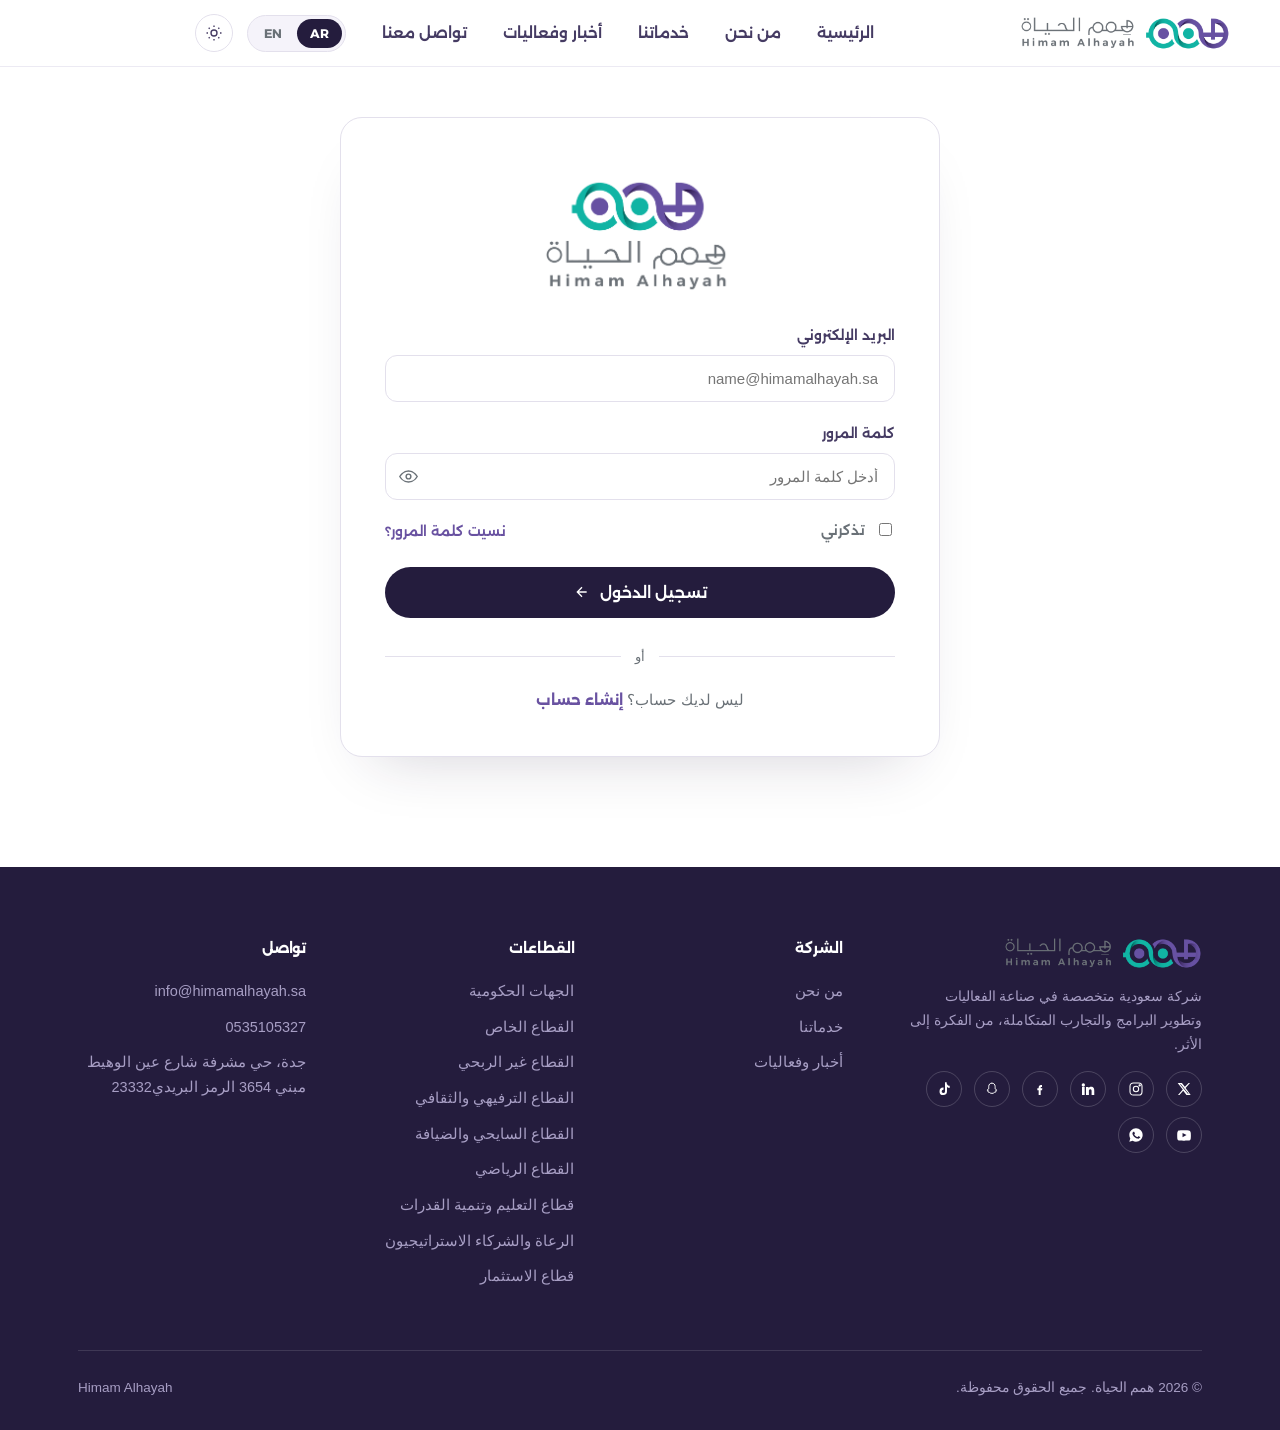
<file: admin-login.html>
<!DOCTYPE html>
<html lang="ar" dir="rtl">
<head>
<meta charset="UTF-8">
<meta name="viewport" content="width=device-width, initial-scale=1.0">
<title>تسجيل الدخول | لوحة تحكم همم الحياة</title>
<meta name="description" content="تسجيل الدخول إلى لوحة تحكم همم الحياة الخاصة بفريق العمل.">
<link rel="preconnect" href="https://fonts.googleapis.com">
<link rel="preconnect" href="https://fonts.gstatic.com" crossorigin>
<link href="https://fonts.googleapis.com/css2?family=Alexandria:wght@300;400;500;600;700;800&display=swap" rel="stylesheet">
<link rel="stylesheet" href="css/admin-login.css">
<script>(function(){try{var t=localStorage.getItem("himam-theme");if(t==="dark"){document.documentElement.setAttribute("data-theme","dark");}}catch(e){}})();</script>
</head>
<body>

<header class="site-header">
  <div class="container nav">
    <a href="index.html" class="nav-logo"><img src="assets/logo-horizontal-trim.png" alt="همم الحياة"></a>
    <nav class="nav-links">
      <div class="nav-links-utility">
        <div class="lang-switch" role="group" aria-label="اللغة">
          <button type="button" class="lang-btn active" data-lang="ar">AR</button>
          <button type="button" class="lang-btn" data-lang="en">EN</button>
        </div>
        <button type="button" class="theme-toggle" aria-label="تبديل الوضع الليلي/النهاري">
          <svg class="icon-sun" viewBox="0 0 24 24" fill="none" stroke="currentColor" stroke-width="1.8"><circle cx="12" cy="12" r="4"/><path d="M12 2v2M12 20v2M4.9 4.9l1.4 1.4M17.7 17.7l1.4 1.4M2 12h2M20 12h2M4.9 19.1l1.4-1.4M17.7 6.3l1.4-1.4"/></svg>
          <svg class="icon-moon" viewBox="0 0 24 24" fill="none" stroke="currentColor" stroke-width="1.8"><path d="M21 12.8A9 9 0 1 1 11.2 3a7 7 0 0 0 9.8 9.8z"/></svg>
        </button>
      </div>
      <a href="index.html">الرئيسية</a>
      <a href="about.html">من نحن</a>
      <a href="index.html#sectors">خدماتنا</a>
      <a href="news.html">أخبار وفعاليات</a>
      <a href="contact.html">تواصل معنا</a>
    </nav>
    <div class="nav-cta">
      <button class="nav-toggle" aria-label="القائمة"><span></span><span></span><span></span></button>
    </div>
  </div>
</header>



<section style="padding-top:50px;">
  <div class="container">
    <div class="auth-wrap">
      <div class="auth-card reveal">

        <form id="adminLoginForm" class="auth-form" onsubmit="event.preventDefault(); document.getElementById('formNote').style.display='block'; this.reset();">
         <div class="logo"><img src="assets/logo-stacked.png" alt="همم الحياة"></div>
          <div class="field">
            <label for="loginEmail">البريد الإلكتروني</label>
            <input type="email" id="loginEmail" placeholder="name@himamalhayah.sa" required>
          </div>

          <div class="field">
            <label for="loginPassword">كلمة المرور</label>
            <div class="password-field">
              <input type="password" id="loginPassword" placeholder="أدخل كلمة المرور" required>
              <button type="button" class="toggle-pass" aria-label="إظهار كلمة المرور" data-target="loginPassword">
                <svg class="icon-eye" viewBox="0 0 24 24" fill="none" stroke="currentColor" stroke-width="1.8"><path d="M1 12s4-7 11-7 11 7 11 7-4 7-11 7-11-7-11-7z"/><circle cx="12" cy="12" r="3"/></svg>
                <svg class="icon-eye-off" viewBox="0 0 24 24" fill="none" stroke="currentColor" stroke-width="1.8"><path d="M17.94 17.94A10.94 10.94 0 0 1 12 19c-7 0-11-7-11-7a20.6 20.6 0 0 1 5.06-5.94M9.9 4.24A10.4 10.4 0 0 1 12 4c7 0 11 7 11 7a20.6 20.6 0 0 1-3.22 4.19M14.12 14.12a3 3 0 1 1-4.24-4.24"/><path d="M1 1l22 22"/></svg>
              </button>
            </div>
          </div>

          <div class="auth-row-between">
            <label class="agree-check" style="margin:0;">
              <input type="checkbox">
              <span>تذكرني</span>
            </label>
            <a href="#" class="auth-forgot">نسيت كلمة المرور؟</a>
          </div>

          <button type="submit" class="btn btn-primary auth-submit">تسجيل الدخول
            <svg viewBox="0 0 24 24" fill="none" stroke="currentColor" stroke-width="2"><path d="M19 12H5M12 19l-7-7 7-7"/></svg>
          </button>

          <p id="formNote" style="display:none; color:var(--turquoise-600); font-weight:600; font-size:14.5px; text-align:center;">تم تسجيل الدخول بنجاح.</p>
        </form>

        <div class="auth-divider"><span>أو</span></div>

        <p class="auth-switch">ليس لديك حساب؟ <a href="admin-signup.html">إنشاء حساب</a></p>
      </div>
    </div>
  </div>
</section>

<footer class="site-footer">
  <div class="container">
    <div class="footer-grid">
      <div class="footer-logo">
        <img src="assets/logo-horizontal-trim.png" alt="همم الحياة">
        <p style="max-width:300px; font-size:14px; color:#a79ec4;">شركة سعودية متخصصة في صناعة الفعاليات وتطوير البرامج والتجارب المتكاملة، من الفكرة إلى الأثر.</p>
        <div class="social">
          <a href="#" aria-label="إكس"><svg viewBox="0 0 24 24" fill="currentColor" style="color:#fff"><path d="M18.9 3H21l-6.6 7.5L22 21h-6.3l-4.9-6.4L5.2 21H3l7.1-8.1L2.5 3h6.4l4.4 5.8L18.9 3zm-1.1 16h1.2L7.3 5H6l11.8 14z"/></svg></a>
          <a href="#" aria-label="انستقرام"><svg viewBox="0 0 24 24" fill="none" stroke="currentColor" stroke-width="1.6" style="color:#fff"><rect x="3" y="3" width="18" height="18" rx="5"/><circle cx="12" cy="12" r="4"/><circle cx="17.5" cy="6.5" r="1"/></svg></a>
          <a href="#" aria-label="لينكدإن"><svg viewBox="0 0 24 24" fill="currentColor" style="color:#fff"><path d="M4.98 3.5A2.5 2.5 0 1 1 5 8.5a2.5 2.5 0 0 1-.02-5zM3 9h4v12H3zM9 9h3.8v1.7h.05c.53-1 1.83-2.05 3.77-2.05 4.03 0 4.78 2.65 4.78 6.1V21h-4v-5.6c0-1.34-.02-3.06-1.87-3.06-1.87 0-2.16 1.46-2.16 2.96V21H9z"/></svg></a>
          <a href="#" aria-label="فيسبوك"><svg viewBox="0 0 24 24" fill="currentColor" style="color:#fff"><path d="M13.5 9H15V6h-1.6C11.4 6 10 7.5 10 9.8V11H8v3h2v7h3v-7h2.1l.4-3H13v-1c0-.6.2-1 .5-1z"/></svg></a>
          <a href="#" aria-label="سناب شات"><svg viewBox="0 0 24 24" fill="none" stroke="currentColor" stroke-width="1.5" style="color:#fff"><path d="M12 3.2c-2.9 0-4.9 2.1-4.9 5v1.9c0 .8 0 1.5-.2 1.9-.3.7-1.4.9-2 1.2-.4.2-.3.6 0 .8.5.3 1.1.4 1.5.5.3.1.1.5-.1.8-.3.4-.8.8-.3 1.2.6.4 1.7.2 2.4.6.6.3.8 1.2 1.9 1.4.5.1 1-.1 1.6-.1.5 0 1 .2 1.6.1 1.1-.2 1.3-1.1 1.9-1.4.7-.4 1.8-.2 2.4-.6.5-.4 0-.8-.3-1.2-.2-.3-.4-.7-.1-.8.4-.1 1-.2 1.5-.5.3-.2.4-.6 0-.8-.6-.3-1.7-.5-2-1.2-.2-.4-.2-1.1-.2-1.9V8.2c0-2.9-2-5-4.9-5z"/></svg></a>
          <a href="#" aria-label="تيك توك"><svg viewBox="0 0 24 24" fill="currentColor" style="color:#fff"><path d="M16.5 2h-3v13.6a2.5 2.5 0 1 1-2.2-2.5v-3.2a5.6 5.6 0 1 0 5.2 5.6V9.1c1.2.8 2.6 1.3 4 1.3V7.3c-2 0-3.7-1.3-4.3-3.1-.2-.6-.2-1.4-.2-2.2z"/></svg></a>
          <a href="#" aria-label="يوتيوب"><svg viewBox="0 0 24 24" fill="currentColor" style="color:#fff"><path d="M22 8.4s-.2-1.5-.8-2.2c-.8-.9-1.7-.9-2.1-1C16.3 5 12 5 12 5s-4.3 0-7.1.2c-.4.1-1.3.1-2.1 1-.6.7-.8 2.2-.8 2.2S1.8 10.2 1.8 12v1.6c0 1.8.2 3.6.2 3.6s.2 1.5.8 2.2c.8.9 1.9.9 2.3 1 1.7.2 7 .2 7 .2s4.3 0 7.1-.2c.4-.1 1.3-.1 2.1-1 .6-.7.8-2.2.8-2.2s.2-1.8.2-3.6V12c0-1.8-.2-3.6-.2-3.6zM9.8 15.2V8.9l6 3.2-6 3.1z"/></svg></a>
          <a href="#" aria-label="واتساب"><svg viewBox="0 0 24 24" fill="currentColor" style="color:#fff"><path d="M12 2C6.5 2 2 6.5 2 12c0 1.8.5 3.6 1.4 5.1L2 22l5-1.3c1.4.8 3.1 1.3 5 1.3 5.5 0 10-4.5 10-10S17.5 2 12 2zm5.6 14.2c-.2.6-1.3 1.2-1.8 1.3-.5.1-1 .1-1.7-.1-.4-.1-.9-.3-1.6-.6-2.8-1.2-4.6-4-4.7-4.2-.1-.2-1.1-1.5-1.1-2.9s.7-2 1-2.3c.2-.3.5-.3.7-.3h.5c.2 0 .4 0 .6.4.2.5.7 1.8.8 1.9.1.1.1.3 0 .5-.1.2-.1.3-.3.5-.1.2-.3.4-.4.5-.1.1-.3.3-.1.6.2.3.8 1.3 1.7 2.1 1.2 1 2.1 1.4 2.5 1.5.3.1.5.1.7-.1.2-.2.7-.8.9-1.1.2-.3.4-.2.6-.1.2.1 1.5.7 1.8.8.3.1.4.2.5.3.1.2.1.9-.1 1.5z"/></svg></a>
        </div>
      </div>
      <div>
        <h4>الشركة</h4>
        <ul>
          <li><a href="about.html">من نحن</a></li>
          <li><a href="services.html">خدماتنا</a></li>
          <li><a href="news.html">أخبار وفعاليات</a></li>
        </ul>
      </div>
      <div>
        <h4>القطاعات</h4>
        <ul>
          <li><a href="about.html#sectors">الجهات الحكومية</a></li>
          <li><a href="about.html#sectors">القطاع الخاص</a></li>
          <li><a href="about.html#sectors">القطاع غير الربحي</a></li>
          <li><a href="about.html#sectors">القطاع الترفيهي والثقافي</a></li>
          <li><a href="about.html#sectors">القطاع السايحي والضيافة</a></li>
          <li><a href="about.html#sectors">القطاع الرياضي</a></li>
          <li><a href="about.html#sectors">قطاع التعليم وتنمية القدرات</a></li>
          <li><a href="about.html#sectors">الرعاة والشركاء الاستراتيجيون</a></li>
          <li><a href="about.html#sectors">قطاع الاستثمار</a></li>
        </ul>
      </div>
      <div>
        <h4>تواصل</h4>
        <ul>
          <li>info@himamalhayah.sa</li>
          <li>0535105327</li>
          <li> جدة، حي مشرفة شارع عين الوهيط مبني 3654 الرمز البريدي23332 </li>
        </ul>
      </div>
    </div>
    <div class="footer-bottom">
      <span>© 2026 همم الحياة. جميع الحقوق محفوظة.</span>
      <span>Himam Alhayah</span>
    </div>
  </div>
</footer>

<script src="js/admin-login.js"></script>
</body>
</html>
</file>
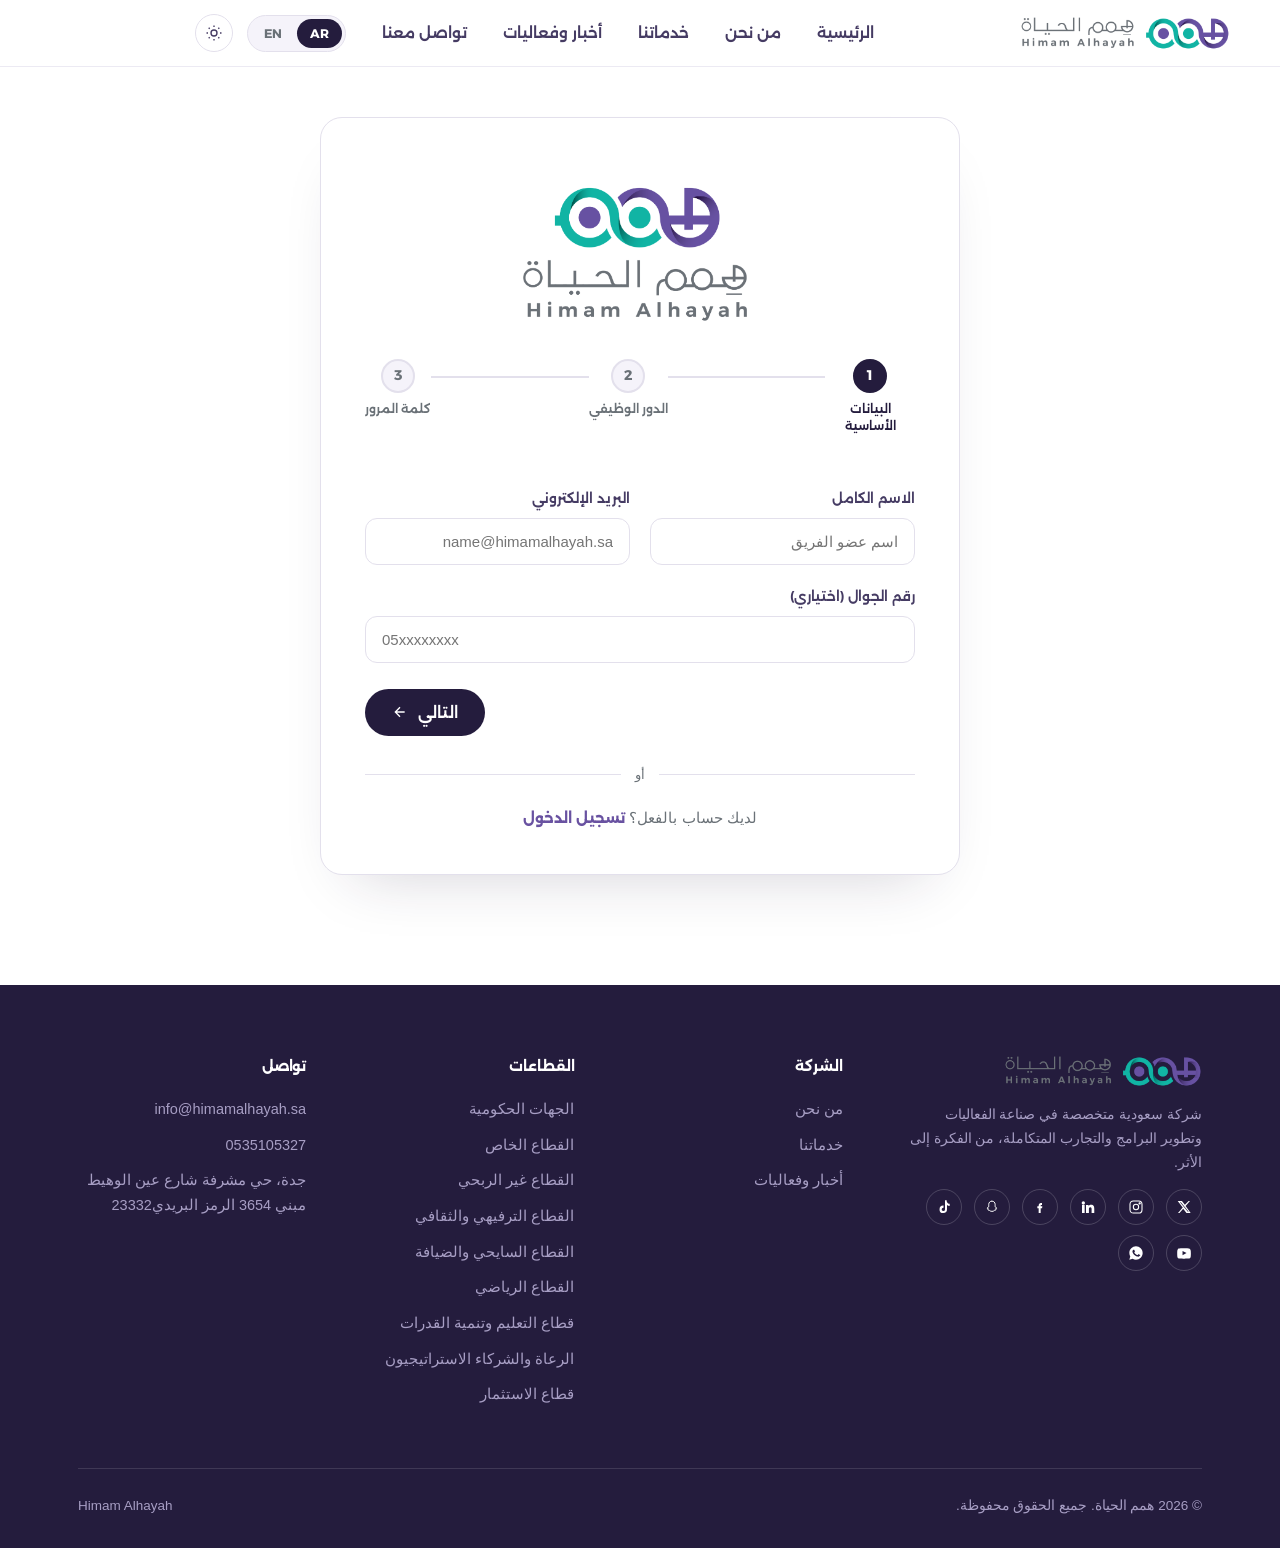
<file: admin-signup.html>
<!DOCTYPE html>
<html lang="ar" dir="rtl">
<head>
<meta charset="UTF-8">
<meta name="viewport" content="width=device-width, initial-scale=1.0">
<title>إنشاء حساب فريق العمل | لوحة تحكم همم الحياة</title>
<meta name="description" content="إنشاء حساب جديد لأحد أعضاء فريق العمل في لوحة تحكم همم الحياة، مع تحديد الدور الوظيفي والصلاحيات.">
<link rel="preconnect" href="https://fonts.googleapis.com">
<link rel="preconnect" href="https://fonts.gstatic.com" crossorigin>
<link href="https://fonts.googleapis.com/css2?family=Alexandria:wght@300;400;500;600;700;800&display=swap" rel="stylesheet">
<link rel="stylesheet" href="css/admin-signup.css">
<script>(function(){try{var t=localStorage.getItem("himam-theme");if(t==="dark"){document.documentElement.setAttribute("data-theme","dark");}}catch(e){}})();</script>
</head>
<body>

<header class="site-header">
  <div class="container nav">
    <a href="index.html" class="nav-logo"><img src="assets/logo-horizontal-trim.png" alt="همم الحياة"></a>
    <nav class="nav-links">
      <div class="nav-links-utility">
        <div class="lang-switch" role="group" aria-label="اللغة">
          <button type="button" class="lang-btn active" data-lang="ar">AR</button>
          <button type="button" class="lang-btn" data-lang="en">EN</button>
        </div>
        <button type="button" class="theme-toggle" aria-label="تبديل الوضع الليلي/النهاري">
          <svg class="icon-sun" viewBox="0 0 24 24" fill="none" stroke="currentColor" stroke-width="1.8"><circle cx="12" cy="12" r="4"/><path d="M12 2v2M12 20v2M4.9 4.9l1.4 1.4M17.7 17.7l1.4 1.4M2 12h2M20 12h2M4.9 19.1l1.4-1.4M17.7 6.3l1.4-1.4"/></svg>
          <svg class="icon-moon" viewBox="0 0 24 24" fill="none" stroke="currentColor" stroke-width="1.8"><path d="M21 12.8A9 9 0 1 1 11.2 3a7 7 0 0 0 9.8 9.8z"/></svg>
        </button>
      </div>
      <a href="index.html">الرئيسية</a>
      <a href="about.html">من نحن</a>
      <a href="index.html#sectors">خدماتنا</a>
      <a href="news.html">أخبار وفعاليات</a>
      <a href="contact.html">تواصل معنا</a>
    </nav>
    <div class="nav-cta">
      <button class="nav-toggle" aria-label="القائمة"><span></span><span></span><span></span></button>
    </div>
  </div>
</header>


<section style="padding-top:50px;">
  <div class="container">
    <div class="auth-wrap">
      <div class="auth-card reveal">

        <form id="adminSignupForm" class="auth-form" onsubmit="event.preventDefault(); document.getElementById('formNote').style.display='block'; this.reset();">
         <div class="logo"><img src="assets/logo-stacked.png" alt="همم الحياة"></div>

          <div class="stepper">
            <div class="stepper-step is-active" data-step-indicator="1">
              <span class="stepper-circle">1</span>
              <span class="stepper-label">البيانات الأساسية</span>
            </div>
            <div class="stepper-line"></div>
            <div class="stepper-step" data-step-indicator="2">
              <span class="stepper-circle">2</span>
              <span class="stepper-label">الدور الوظيفي</span>
            </div>
            <div class="stepper-line"></div>
            <div class="stepper-step" data-step-indicator="3">
              <span class="stepper-circle">3</span>
              <span class="stepper-label">كلمة المرور</span>
            </div>
          </div>

          <div class="form-step is-active" data-step="1">
            <div class="field-row">
              <div class="field">
                <label for="fullname">الاسم الكامل</label>
                <input type="text" id="fullname" placeholder="اسم عضو الفريق" required>
              </div>
              <div class="field">
                <label for="email">البريد الإلكتروني</label>
                <input type="email" id="email" placeholder="name@himamalhayah.sa" required>
              </div>
            </div>

            <div class="field">
              <label for="phone">رقم الجوال (اختياري)</label>
              <input type="tel" id="phone" placeholder="05xxxxxxxx">
            </div>

            <div class="step-actions">
              <span></span>
              <button type="button" class="btn btn-primary step-next" data-next="2">التالي
                <svg viewBox="0 0 24 24" fill="none" stroke="currentColor" stroke-width="2"><path d="M19 12H5M12 19l-7-7 7-7"/></svg>
              </button>
            </div>
          </div>

          <div class="form-step" data-step="2">
            <div class="field">
              <label>الدور الوظيفي</label>
              <div class="sector-pills role-pills">
                <label class="pill-check"><input type="radio" name="role" checked>المدير الأعلى</label>
                <label class="pill-check"><input type="radio" name="role">مدير الموقع</label>
                <label class="pill-check"><input type="radio" name="role">محرر المحتوى</label>
                <label class="pill-check"><input type="radio" name="role">خدمة العملاء</label>
              </div>
            </div>

            <div class="step-actions">
              <button type="button" class="btn btn-outline step-prev" data-prev="1">
                <svg viewBox="0 0 24 24" fill="none" stroke="currentColor" stroke-width="2"><path d="M5 12h14M12 5l7 7-7 7"/></svg>
                السابق
              </button>
              <button type="button" class="btn btn-primary step-next" data-next="3">التالي
                <svg viewBox="0 0 24 24" fill="none" stroke="currentColor" stroke-width="2"><path d="M19 12H5M12 19l-7-7 7-7"/></svg>
              </button>
            </div>
          </div>

          <div class="form-step" data-step="3">
            <div class="field">
              <label for="password">كلمة المرور</label>
              <div class="password-field">
                <input type="password" id="password" placeholder="8 أحرف على الأقل" minlength="8" required>
                <button type="button" class="toggle-pass" aria-label="إظهار كلمة المرور" data-target="password">
                  <svg class="icon-eye" viewBox="0 0 24 24" fill="none" stroke="currentColor" stroke-width="1.8"><path d="M1 12s4-7 11-7 11 7 11 7-4 7-11 7-11-7-11-7z"/><circle cx="12" cy="12" r="3"/></svg>
                  <svg class="icon-eye-off" viewBox="0 0 24 24" fill="none" stroke="currentColor" stroke-width="1.8"><path d="M17.94 17.94A10.94 10.94 0 0 1 12 19c-7 0-11-7-11-7a20.6 20.6 0 0 1 5.06-5.94M9.9 4.24A10.4 10.4 0 0 1 12 4c7 0 11 7 11 7a20.6 20.6 0 0 1-3.22 4.19M14.12 14.12a3 3 0 1 1-4.24-4.24"/><path d="M1 1l22 22"/></svg>
                </button>
              </div>
            </div>
            <div class="field">
              <label for="password2">تأكيد كلمة المرور</label>
              <div class="password-field">
                <input type="password" id="password2" placeholder="أعد كتابة كلمة المرور" minlength="8" required>
                <button type="button" class="toggle-pass" aria-label="إظهار كلمة المرور" data-target="password2">
                  <svg class="icon-eye" viewBox="0 0 24 24" fill="none" stroke="currentColor" stroke-width="1.8"><path d="M1 12s4-7 11-7 11 7 11 7-4 7-11 7-11-7-11-7z"/><circle cx="12" cy="12" r="3"/></svg>
                  <svg class="icon-eye-off" viewBox="0 0 24 24" fill="none" stroke="currentColor" stroke-width="1.8"><path d="M17.94 17.94A10.94 10.94 0 0 1 12 19c-7 0-11-7-11-7a20.6 20.6 0 0 1 5.06-5.94M9.9 4.24A10.4 10.4 0 0 1 12 4c7 0 11 7 11 7a20.6 20.6 0 0 1-3.22 4.19M14.12 14.12a3 3 0 1 1-4.24-4.24"/><path d="M1 1l22 22"/></svg>
                </button>
              </div>
            </div>

            <label class="agree-check">
              <input type="checkbox" required>
              <span>أقرّ بالتزامي بسياسات الاستخدام الداخلي وصلاحيات الدور الوظيفي الموكل إليّ في لوحة تحكم همم الحياة</span>
            </label>

            <div class="step-actions">
              <button type="button" class="btn btn-outline step-prev" data-prev="2">
                <svg viewBox="0 0 24 24" fill="none" stroke="currentColor" stroke-width="2"><path d="M5 12h14M12 5l7 7-7 7"/></svg>
                السابق
              </button>
              <button type="submit" class="btn btn-primary">إنشاء الحساب
                <svg viewBox="0 0 24 24" fill="none" stroke="currentColor" stroke-width="2"><path d="M19 12H5M12 19l-7-7 7-7"/></svg>
              </button>
            </div>
          </div>

          <p id="formNote" style="display:none; color:var(--turquoise-600); font-weight:600; font-size:14.5px; text-align:center;">تم إنشاء الحساب بنجاح.</p>
        </form>

        <div class="auth-divider"><span>أو</span></div>

        <p class="auth-switch">لديك حساب بالفعل؟ <a href="admin-login.html">تسجيل الدخول</a></p>
      </div>
    </div>
  </div>
</section>

<footer class="site-footer">
  <div class="container">
    <div class="footer-grid">
      <div class="footer-logo">
        <img src="assets/logo-horizontal-trim.png" alt="همم الحياة">
        <p style="max-width:300px; font-size:14px; color:#a79ec4;">شركة سعودية متخصصة في صناعة الفعاليات وتطوير البرامج والتجارب المتكاملة، من الفكرة إلى الأثر.</p>
        <div class="social">
          <a href="#" aria-label="إكس"><svg viewBox="0 0 24 24" fill="currentColor" style="color:#fff"><path d="M18.9 3H21l-6.6 7.5L22 21h-6.3l-4.9-6.4L5.2 21H3l7.1-8.1L2.5 3h6.4l4.4 5.8L18.9 3zm-1.1 16h1.2L7.3 5H6l11.8 14z"/></svg></a>
          <a href="#" aria-label="انستقرام"><svg viewBox="0 0 24 24" fill="none" stroke="currentColor" stroke-width="1.6" style="color:#fff"><rect x="3" y="3" width="18" height="18" rx="5"/><circle cx="12" cy="12" r="4"/><circle cx="17.5" cy="6.5" r="1"/></svg></a>
          <a href="#" aria-label="لينكدإن"><svg viewBox="0 0 24 24" fill="currentColor" style="color:#fff"><path d="M4.98 3.5A2.5 2.5 0 1 1 5 8.5a2.5 2.5 0 0 1-.02-5zM3 9h4v12H3zM9 9h3.8v1.7h.05c.53-1 1.83-2.05 3.77-2.05 4.03 0 4.78 2.65 4.78 6.1V21h-4v-5.6c0-1.34-.02-3.06-1.87-3.06-1.87 0-2.16 1.46-2.16 2.96V21H9z"/></svg></a>
          <a href="#" aria-label="فيسبوك"><svg viewBox="0 0 24 24" fill="currentColor" style="color:#fff"><path d="M13.5 9H15V6h-1.6C11.4 6 10 7.5 10 9.8V11H8v3h2v7h3v-7h2.1l.4-3H13v-1c0-.6.2-1 .5-1z"/></svg></a>
          <a href="#" aria-label="سناب شات"><svg viewBox="0 0 24 24" fill="none" stroke="currentColor" stroke-width="1.5" style="color:#fff"><path d="M12 3.2c-2.9 0-4.9 2.1-4.9 5v1.9c0 .8 0 1.5-.2 1.9-.3.7-1.4.9-2 1.2-.4.2-.3.6 0 .8.5.3 1.1.4 1.5.5.3.1.1.5-.1.8-.3.4-.8.8-.3 1.2.6.4 1.7.2 2.4.6.6.3.8 1.2 1.9 1.4.5.1 1-.1 1.6-.1.5 0 1 .2 1.6.1 1.1-.2 1.3-1.1 1.9-1.4.7-.4 1.8-.2 2.4-.6.5-.4 0-.8-.3-1.2-.2-.3-.4-.7-.1-.8.4-.1 1-.2 1.5-.5.3-.2.4-.6 0-.8-.6-.3-1.7-.5-2-1.2-.2-.4-.2-1.1-.2-1.9V8.2c0-2.9-2-5-4.9-5z"/></svg></a>
          <a href="#" aria-label="تيك توك"><svg viewBox="0 0 24 24" fill="currentColor" style="color:#fff"><path d="M16.5 2h-3v13.6a2.5 2.5 0 1 1-2.2-2.5v-3.2a5.6 5.6 0 1 0 5.2 5.6V9.1c1.2.8 2.6 1.3 4 1.3V7.3c-2 0-3.7-1.3-4.3-3.1-.2-.6-.2-1.4-.2-2.2z"/></svg></a>
          <a href="#" aria-label="يوتيوب"><svg viewBox="0 0 24 24" fill="currentColor" style="color:#fff"><path d="M22 8.4s-.2-1.5-.8-2.2c-.8-.9-1.7-.9-2.1-1C16.3 5 12 5 12 5s-4.3 0-7.1.2c-.4.1-1.3.1-2.1 1-.6.7-.8 2.2-.8 2.2S1.8 10.2 1.8 12v1.6c0 1.8.2 3.6.2 3.6s.2 1.5.8 2.2c.8.9 1.9.9 2.3 1 1.7.2 7 .2 7 .2s4.3 0 7.1-.2c.4-.1 1.3-.1 2.1-1 .6-.7.8-2.2.8-2.2s.2-1.8.2-3.6V12c0-1.8-.2-3.6-.2-3.6zM9.8 15.2V8.9l6 3.2-6 3.1z"/></svg></a>
          <a href="#" aria-label="واتساب"><svg viewBox="0 0 24 24" fill="currentColor" style="color:#fff"><path d="M12 2C6.5 2 2 6.5 2 12c0 1.8.5 3.6 1.4 5.1L2 22l5-1.3c1.4.8 3.1 1.3 5 1.3 5.5 0 10-4.5 10-10S17.5 2 12 2zm5.6 14.2c-.2.6-1.3 1.2-1.8 1.3-.5.1-1 .1-1.7-.1-.4-.1-.9-.3-1.6-.6-2.8-1.2-4.6-4-4.7-4.2-.1-.2-1.1-1.5-1.1-2.9s.7-2 1-2.3c.2-.3.5-.3.7-.3h.5c.2 0 .4 0 .6.4.2.5.7 1.8.8 1.9.1.1.1.3 0 .5-.1.2-.1.3-.3.5-.1.2-.3.4-.4.5-.1.1-.3.3-.1.6.2.3.8 1.3 1.7 2.1 1.2 1 2.1 1.4 2.5 1.5.3.1.5.1.7-.1.2-.2.7-.8.9-1.1.2-.3.4-.2.6-.1.2.1 1.5.7 1.8.8.3.1.4.2.5.3.1.2.1.9-.1 1.5z"/></svg></a>
        </div>
      </div>
      <div>
        <h4>الشركة</h4>
        <ul>
          <li><a href="about.html">من نحن</a></li>
          <li><a href="services.html">خدماتنا</a></li>
          <li><a href="news.html">أخبار وفعاليات</a></li>
        </ul>
      </div>
      <div>
        <h4>القطاعات</h4>
        <ul>
          <li><a href="about.html#sectors">الجهات الحكومية</a></li>
          <li><a href="about.html#sectors">القطاع الخاص</a></li>
          <li><a href="about.html#sectors">القطاع غير الربحي</a></li>
          <li><a href="about.html#sectors">القطاع الترفيهي والثقافي</a></li>
          <li><a href="about.html#sectors">القطاع السايحي والضيافة</a></li>
          <li><a href="about.html#sectors">القطاع الرياضي</a></li>
          <li><a href="about.html#sectors">قطاع التعليم وتنمية القدرات</a></li>
          <li><a href="about.html#sectors">الرعاة والشركاء الاستراتيجيون</a></li>
          <li><a href="about.html#sectors">قطاع الاستثمار</a></li>
        </ul>
      </div>
      <div>
        <h4>تواصل</h4>
        <ul>
          <li>info@himamalhayah.sa</li>
          <li>0535105327</li>
          <li> جدة، حي مشرفة شارع عين الوهيط مبني 3654 الرمز البريدي23332 </li>
        </ul>
      </div>
    </div>
    <div class="footer-bottom">
      <span>© 2026 همم الحياة. جميع الحقوق محفوظة.</span>
      <span>Himam Alhayah</span>
    </div>
  </div>
</footer>

<script src="js/admin-signup.js"></script>
</body>
</html>
</file>
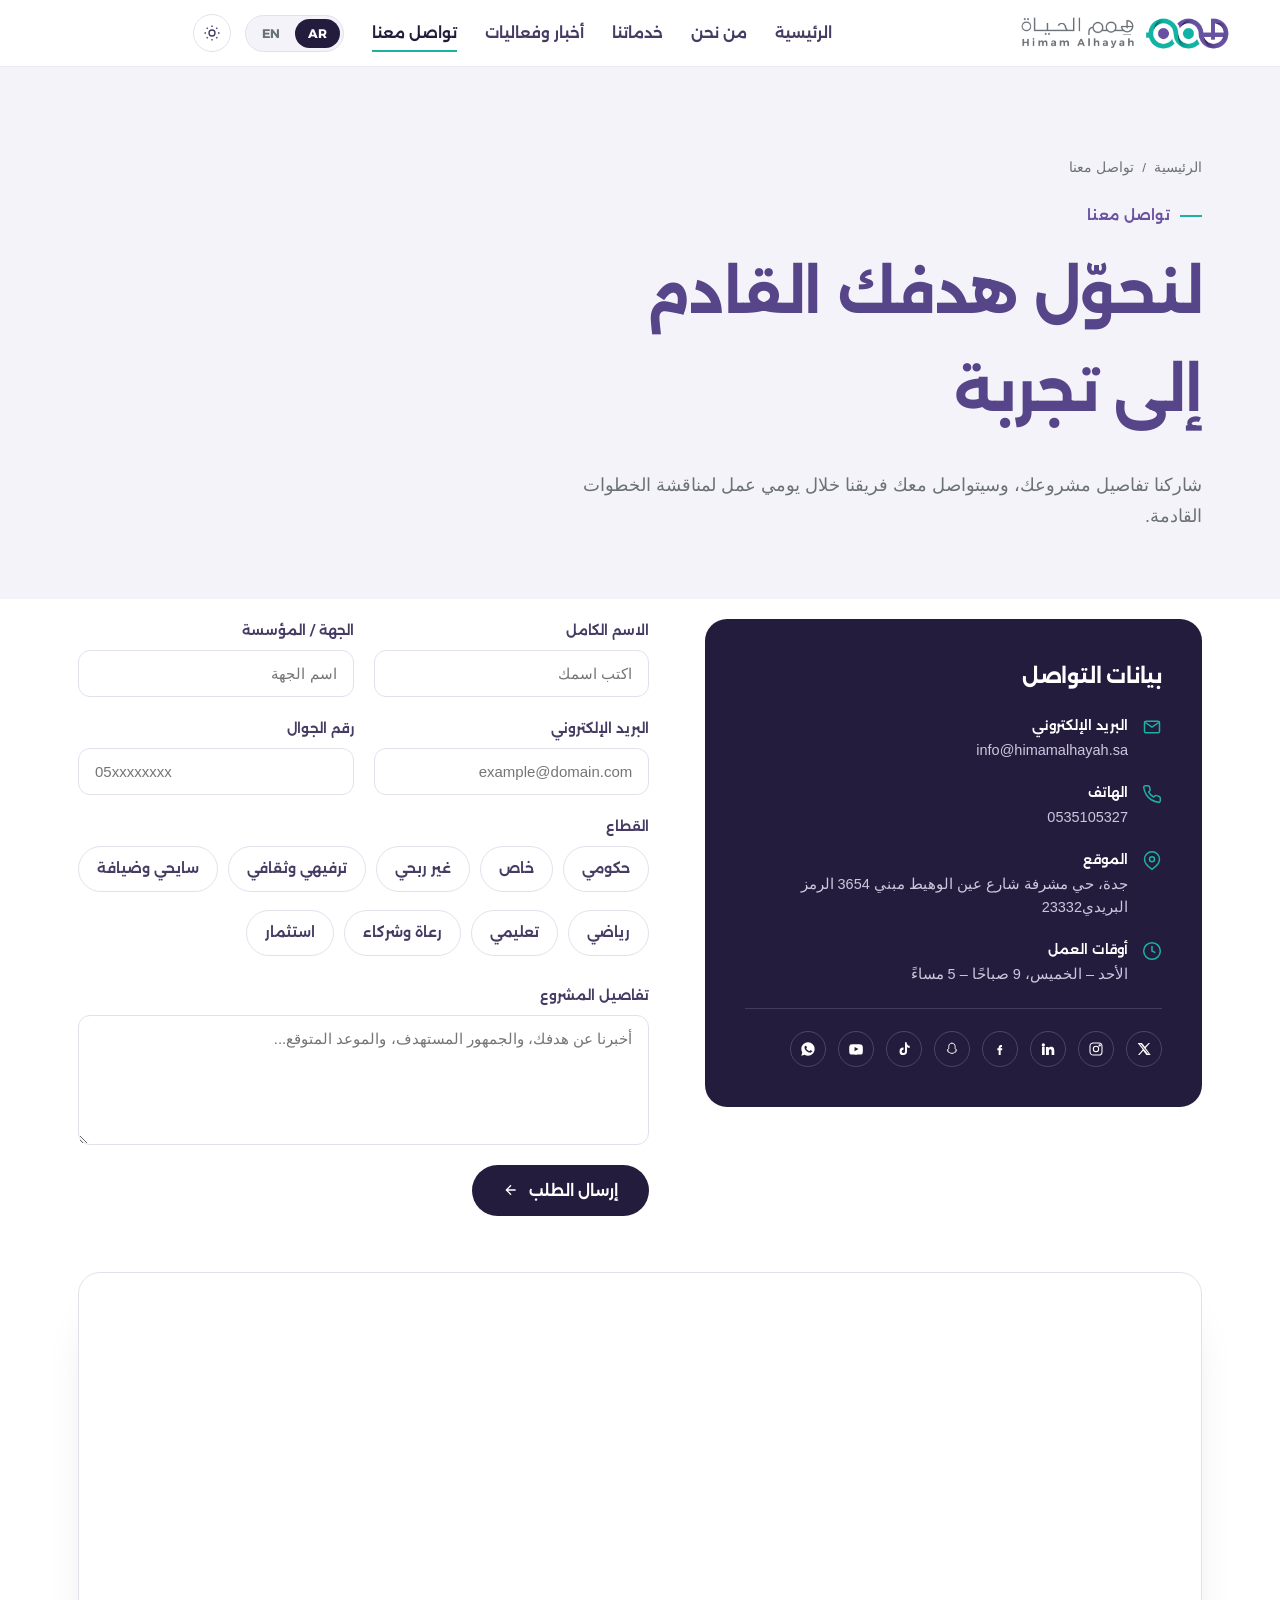
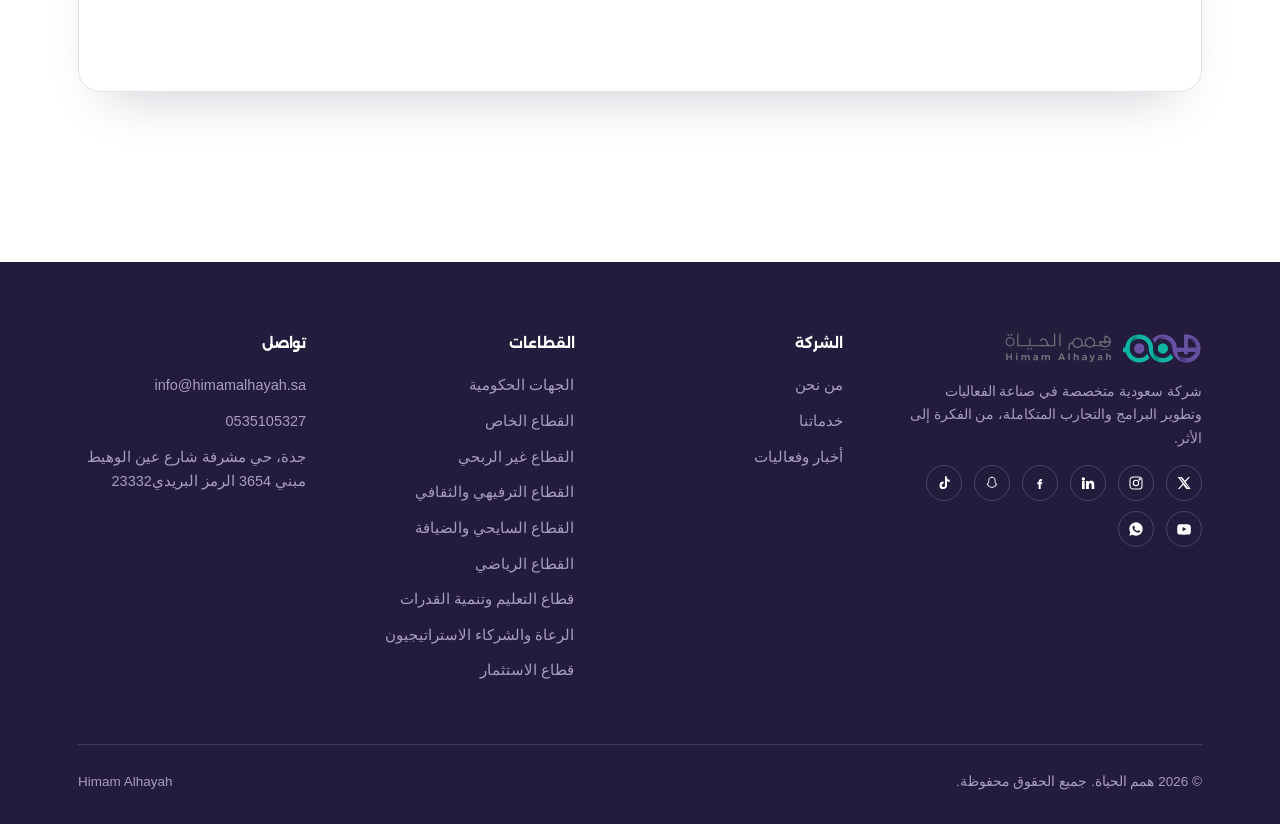
<file: contact.html>
<!DOCTYPE html>
<html lang="ar" dir="rtl">
<head>
<meta charset="UTF-8">
<meta name="viewport" content="width=device-width, initial-scale=1.0">
<title>تواصل معنا | همم الحياة</title>
<meta name="description" content="تواصل مع فريق همم الحياة لمناقشة فعاليتك أو برنامجك القادم.">
<link rel="preconnect" href="https://fonts.googleapis.com">
<link rel="preconnect" href="https://fonts.gstatic.com" crossorigin>
<link href="https://fonts.googleapis.com/css2?family=Alexandria:wght@300;400;500;600;700;800&display=swap" rel="stylesheet">
<link rel="stylesheet" href="css/contact.css">
<script>(function(){try{var t=localStorage.getItem("himam-theme");if(t==="dark"){document.documentElement.setAttribute("data-theme","dark");}}catch(e){}})();</script>
</head>
<body>

<header class="site-header">
  <div class="container nav">
    <a href="index.html" class="nav-logo"><img src="assets/logo-horizontal-trim.png" alt="همم الحياة"></a>
    <nav class="nav-links">
      <div class="nav-links-utility">
        <div class="lang-switch" role="group" aria-label="اللغة">
          <button type="button" class="lang-btn active" data-lang="ar">AR</button>
          <button type="button" class="lang-btn" data-lang="en">EN</button>
        </div>
        <button type="button" class="theme-toggle" aria-label="تبديل الوضع الليلي/النهاري">
          <svg class="icon-sun" viewBox="0 0 24 24" fill="none" stroke="currentColor" stroke-width="1.8"><circle cx="12" cy="12" r="4"/><path d="M12 2v2M12 20v2M4.9 4.9l1.4 1.4M17.7 17.7l1.4 1.4M2 12h2M20 12h2M4.9 19.1l1.4-1.4M17.7 6.3l1.4-1.4"/></svg>
          <svg class="icon-moon" viewBox="0 0 24 24" fill="none" stroke="currentColor" stroke-width="1.8"><path d="M21 12.8A9 9 0 1 1 11.2 3a7 7 0 0 0 9.8 9.8z"/></svg>
        </button>
      </div>
      <a href="index.html">الرئيسية</a>
      <a href="about.html">من نحن</a>
      <a href="index.html#sectors">خدماتنا</a>
      <a href="news.html">أخبار وفعاليات</a>
      <a href="contact.html" class="active">تواصل معنا</a>

    </nav>
    <div class="nav-cta">
      <button class="nav-toggle" aria-label="القائمة"><span></span><span></span><span></span></button>
    </div>
  </div>
</header>

<section class="page-hero" style="padding-bottom:50px;">
  <div class="container">
    <div class="crumb"><a href="index.html">الرئيسية</a><span>/</span><span>تواصل معنا</span></div>
    <div class="eyebrow">تواصل معنا</div>
    <h1>لنحوّل هدفك القادم<br>إلى تجربة</h1>
    <p class="lede">شاركنا تفاصيل مشروعك، وسيتواصل معك فريقنا خلال يومي عمل لمناقشة الخطوات القادمة.</p>
  </div>
</section>

<section style="padding-top:20px;">
  <div class="container">
    <div class="contact-wrap">

      <div class="reveal">
        <div class="contact-info-card">
          <h3>بيانات التواصل</h3>
          <div class="info-line">
            <svg viewBox="0 0 24 24" fill="none" stroke="currentColor" stroke-width="1.8"><path d="M4 4h16v16H4z" opacity="0"/><path d="M3 6l9 6 9-6"/><rect x="3" y="5" width="18" height="14" rx="2"/></svg>
            <span><strong>البريد الإلكتروني</strong>info@himamalhayah.sa</span>
          </div>
          <div class="info-line">
            <svg viewBox="0 0 24 24" fill="none" stroke="currentColor" stroke-width="1.8"><path d="M22 16.9v3a2 2 0 0 1-2.2 2 19.8 19.8 0 0 1-8.6-3 19.5 19.5 0 0 1-6-6A19.8 19.8 0 0 1 2.1 4.2 2 2 0 0 1 4.1 2h3a2 2 0 0 1 2 1.7c.1.9.3 1.8.6 2.7a2 2 0 0 1-.5 2.1L8 9.7a16 16 0 0 0 6 6l1.2-1.2a2 2 0 0 1 2.1-.5c.9.3 1.8.5 2.7.6a2 2 0 0 1 1.7 2z"/></svg>
            <span><strong>الهاتف</strong>0535105327</span>
          </div>
          <div class="info-line">
            <svg viewBox="0 0 24 24" fill="none" stroke="currentColor" stroke-width="1.8"><path d="M21 10c0 6-9 12-9 12s-9-6-9-12a9 9 0 0 1 18 0z"/><circle cx="12" cy="10" r="3"/></svg>
            <span><strong>الموقع</strong>جدة، حي مشرفة شارع عين الوهيط مبني 3654 الرمز البريدي23332</span>
          </div>
          <div class="info-line">
            <svg viewBox="0 0 24 24" fill="none" stroke="currentColor" stroke-width="1.8"><circle cx="12" cy="12" r="10"/><path d="M12 6v6l4 2"/></svg>
            <span><strong>أوقات العمل</strong>الأحد – الخميس، 9 صباحًا – 5 مساءً</span>
          </div>
          <hr class="rule" style="border-color:rgba(255,255,255,.14); margin:22px 0;">
          <div class="social">
            <a href="#" aria-label="إكس"><svg viewBox="0 0 24 24" fill="currentColor" style="color:#fff"><path d="M18.9 3H21l-6.6 7.5L22 21h-6.3l-4.9-6.4L5.2 21H3l7.1-8.1L2.5 3h6.4l4.4 5.8L18.9 3zm-1.1 16h1.2L7.3 5H6l11.8 14z"/></svg></a>
            <a href="#" aria-label="انستقرام"><svg viewBox="0 0 24 24" fill="none" stroke="currentColor" stroke-width="1.6" style="color:#fff"><rect x="3" y="3" width="18" height="18" rx="5"/><circle cx="12" cy="12" r="4"/><circle cx="17.5" cy="6.5" r="1"/></svg></a>
            <a href="#" aria-label="لينكدإن"><svg viewBox="0 0 24 24" fill="currentColor" style="color:#fff"><path d="M4.98 3.5A2.5 2.5 0 1 1 5 8.5a2.5 2.5 0 0 1-.02-5zM3 9h4v12H3zM9 9h3.8v1.7h.05c.53-1 1.83-2.05 3.77-2.05 4.03 0 4.78 2.65 4.78 6.1V21h-4v-5.6c0-1.34-.02-3.06-1.87-3.06-1.87 0-2.16 1.46-2.16 2.96V21H9z"/></svg></a>
            <a href="#" aria-label="فيسبوك"><svg viewBox="0 0 24 24" fill="currentColor" style="color:#fff"><path d="M13.5 9H15V6h-1.6C11.4 6 10 7.5 10 9.8V11H8v3h2v7h3v-7h2.1l.4-3H13v-1c0-.6.2-1 .5-1z"/></svg></a>
            <a href="#" aria-label="سناب شات"><svg viewBox="0 0 24 24" fill="none" stroke="currentColor" stroke-width="1.5" style="color:#fff"><path d="M12 3.2c-2.9 0-4.9 2.1-4.9 5v1.9c0 .8 0 1.5-.2 1.9-.3.7-1.4.9-2 1.2-.4.2-.3.6 0 .8.5.3 1.1.4 1.5.5.3.1.1.5-.1.8-.3.4-.8.8-.3 1.2.6.4 1.7.2 2.4.6.6.3.8 1.2 1.9 1.4.5.1 1-.1 1.6-.1.5 0 1 .2 1.6.1 1.1-.2 1.3-1.1 1.9-1.4.7-.4 1.8-.2 2.4-.6.5-.4 0-.8-.3-1.2-.2-.3-.4-.7-.1-.8.4-.1 1-.2 1.5-.5.3-.2.4-.6 0-.8-.6-.3-1.7-.5-2-1.2-.2-.4-.2-1.1-.2-1.9V8.2c0-2.9-2-5-4.9-5z"/></svg></a>
            <a href="#" aria-label="تيك توك"><svg viewBox="0 0 24 24" fill="currentColor" style="color:#fff"><path d="M16.5 2h-3v13.6a2.5 2.5 0 1 1-2.2-2.5v-3.2a5.6 5.6 0 1 0 5.2 5.6V9.1c1.2.8 2.6 1.3 4 1.3V7.3c-2 0-3.7-1.3-4.3-3.1-.2-.6-.2-1.4-.2-2.2z"/></svg></a>
            <a href="#" aria-label="يوتيوب"><svg viewBox="0 0 24 24" fill="currentColor" style="color:#fff"><path d="M22 8.4s-.2-1.5-.8-2.2c-.8-.9-1.7-.9-2.1-1C16.3 5 12 5 12 5s-4.3 0-7.1.2c-.4.1-1.3.1-2.1 1-.6.7-.8 2.2-.8 2.2S1.8 10.2 1.8 12v1.6c0 1.8.2 3.6.2 3.6s.2 1.5.8 2.2c.8.9 1.9.9 2.3 1 1.7.2 7 .2 7 .2s4.3 0 7.1-.2c.4-.1 1.3-.1 2.1-1 .6-.7.8-2.2.8-2.2s.2-1.8.2-3.6V12c0-1.8-.2-3.6-.2-3.6zM9.8 15.2V8.9l6 3.2-6 3.1z"/></svg></a>
            <a href="#" aria-label="واتساب"><svg viewBox="0 0 24 24" fill="currentColor" style="color:#fff"><path d="M12 2C6.5 2 2 6.5 2 12c0 1.8.5 3.6 1.4 5.1L2 22l5-1.3c1.4.8 3.1 1.3 5 1.3 5.5 0 10-4.5 10-10S17.5 2 12 2zm5.6 14.2c-.2.6-1.3 1.2-1.8 1.3-.5.1-1 .1-1.7-.1-.4-.1-.9-.3-1.6-.6-2.8-1.2-4.6-4-4.7-4.2-.1-.2-1.1-1.5-1.1-2.9s.7-2 1-2.3c.2-.3.5-.3.7-.3h.5c.2 0 .4 0 .6.4.2.5.7 1.8.8 1.9.1.1.1.3 0 .5-.1.2-.1.3-.3.5-.1.2-.3.4-.4.5-.1.1-.3.3-.1.6.2.3.8 1.3 1.7 2.1 1.2 1 2.1 1.4 2.5 1.5.3.1.5.1.7-.1.2-.2.7-.8.9-1.1.2-.3.4-.2.6-.1.2.1 1.5.7 1.8.8.3.1.4.2.5.3.1.2.1.9-.1 1.5z"/></svg></a>
          </div>
        </div>
      </div>

      <div class="reveal">
        <form onsubmit="event.preventDefault(); document.getElementById('formNote').style.display='block'; this.reset();">
          <div class="field-row">
            <div class="field">
              <label for="name">الاسم الكامل</label>
              <input type="text" id="name" placeholder="اكتب اسمك" required>
            </div>
            <div class="field">
              <label for="org">الجهة / المؤسسة</label>
              <input type="text" id="org" placeholder="اسم الجهة">
            </div>
          </div>
          <div class="field-row">
            <div class="field">
              <label for="email">البريد الإلكتروني</label>
              <input type="email" id="email" placeholder="example@domain.com" required>
            </div>
            <div class="field">
              <label for="phone">رقم الجوال</label>
              <input type="tel" id="phone" placeholder="05xxxxxxxx">
            </div>
          </div>
          <div class="field">
            <label>القطاع</label>
            <div class="sector-pills">
              <label class="pill-check"><input type="radio" name="sector">حكومي</label>
              <label class="pill-check"><input type="radio" name="sector">خاص</label>
              <label class="pill-check"><input type="radio" name="sector">غير ربحي</label>
              <label class="pill-check"><input type="radio" name="sector">ترفيهي وثقافي</label>
              <label class="pill-check"><input type="radio" name="sector">سايحي وضيافة</label>
              <label class="pill-check"><input type="radio" name="sector">رياضي</label>
              <label class="pill-check"><input type="radio" name="sector">تعليمي</label>
              <label class="pill-check"><input type="radio" name="sector">رعاة وشركاء</label>
              <label class="pill-check"><input type="radio" name="sector">استثمار</label>
            </div>

          </div>
          <div class="field">
            <label for="message">تفاصيل المشروع</label>
            <textarea id="message" placeholder="أخبرنا عن هدفك، والجمهور المستهدف، والموعد المتوقع..." required></textarea>
          </div>
          <button type="submit" class="btn btn-primary" style="align-self:flex-start;">إرسال الطلب
            <svg viewBox="0 0 24 24" fill="none" stroke="currentColor" stroke-width="2"><path d="M19 12H5M12 19l-7-7 7-7"/></svg>
          </button>
          <p id="formNote" style="display:none; color:var(--turquoise-600); font-weight:600; font-size:14.5px;">تم استلام رسالتك، سيتواصل معك فريقنا قريبًا.</p>
        </form>
      </div>

    </div>

    <div class="map-block reveal">
      <iframe
        src="https://www.google.com/maps?q=%D8%AC%D8%AF%D8%A9%D8%8C%20%D8%AD%D9%8A%20%D9%85%D8%B4%D8%B1%D9%81%D8%A9%D8%8C%20%D8%B4%D8%A7%D8%B1%D8%B9%20%D8%B9%D9%8A%D9%86%20%D8%A7%D9%84%D9%88%D9%87%D9%8A%D8%B7&output=embed"
        width="100%" height="100%" style="border:0;" allowfullscreen=""
        loading="lazy" referrerpolicy="no-referrer-when-downgrade"
        title="موقع همم الحياة على الخريطة">
      </iframe>
    </div>

  </div>
</section>

<footer class="site-footer" style="margin-top:60px;">
  <div class="container">
    <div class="footer-grid">
      <div class="footer-logo">
        <img src="assets/logo-horizontal-trim.png" alt="همم الحياة">
        <p style="max-width:300px; font-size:14px; color:#a79ec4;">شركة سعودية متخصصة في صناعة الفعاليات وتطوير البرامج والتجارب المتكاملة، من الفكرة إلى الأثر.</p>
        <div class="social">
          <a href="#" aria-label="إكس"><svg viewBox="0 0 24 24" fill="currentColor" style="color:#fff"><path d="M18.9 3H21l-6.6 7.5L22 21h-6.3l-4.9-6.4L5.2 21H3l7.1-8.1L2.5 3h6.4l4.4 5.8L18.9 3zm-1.1 16h1.2L7.3 5H6l11.8 14z"/></svg></a>
          <a href="#" aria-label="انستقرام"><svg viewBox="0 0 24 24" fill="none" stroke="currentColor" stroke-width="1.6" style="color:#fff"><rect x="3" y="3" width="18" height="18" rx="5"/><circle cx="12" cy="12" r="4"/><circle cx="17.5" cy="6.5" r="1"/></svg></a>
          <a href="#" aria-label="لينكدإن"><svg viewBox="0 0 24 24" fill="currentColor" style="color:#fff"><path d="M4.98 3.5A2.5 2.5 0 1 1 5 8.5a2.5 2.5 0 0 1-.02-5zM3 9h4v12H3zM9 9h3.8v1.7h.05c.53-1 1.83-2.05 3.77-2.05 4.03 0 4.78 2.65 4.78 6.1V21h-4v-5.6c0-1.34-.02-3.06-1.87-3.06-1.87 0-2.16 1.46-2.16 2.96V21H9z"/></svg></a>
          <a href="#" aria-label="فيسبوك"><svg viewBox="0 0 24 24" fill="currentColor" style="color:#fff"><path d="M13.5 9H15V6h-1.6C11.4 6 10 7.5 10 9.8V11H8v3h2v7h3v-7h2.1l.4-3H13v-1c0-.6.2-1 .5-1z"/></svg></a>
          <a href="#" aria-label="سناب شات"><svg viewBox="0 0 24 24" fill="none" stroke="currentColor" stroke-width="1.5" style="color:#fff"><path d="M12 3.2c-2.9 0-4.9 2.1-4.9 5v1.9c0 .8 0 1.5-.2 1.9-.3.7-1.4.9-2 1.2-.4.2-.3.6 0 .8.5.3 1.1.4 1.5.5.3.1.1.5-.1.8-.3.4-.8.8-.3 1.2.6.4 1.7.2 2.4.6.6.3.8 1.2 1.9 1.4.5.1 1-.1 1.6-.1.5 0 1 .2 1.6.1 1.1-.2 1.3-1.1 1.9-1.4.7-.4 1.8-.2 2.4-.6.5-.4 0-.8-.3-1.2-.2-.3-.4-.7-.1-.8.4-.1 1-.2 1.5-.5.3-.2.4-.6 0-.8-.6-.3-1.7-.5-2-1.2-.2-.4-.2-1.1-.2-1.9V8.2c0-2.9-2-5-4.9-5z"/></svg></a>
          <a href="#" aria-label="تيك توك"><svg viewBox="0 0 24 24" fill="currentColor" style="color:#fff"><path d="M16.5 2h-3v13.6a2.5 2.5 0 1 1-2.2-2.5v-3.2a5.6 5.6 0 1 0 5.2 5.6V9.1c1.2.8 2.6 1.3 4 1.3V7.3c-2 0-3.7-1.3-4.3-3.1-.2-.6-.2-1.4-.2-2.2z"/></svg></a>
          <a href="#" aria-label="يوتيوب"><svg viewBox="0 0 24 24" fill="currentColor" style="color:#fff"><path d="M22 8.4s-.2-1.5-.8-2.2c-.8-.9-1.7-.9-2.1-1C16.3 5 12 5 12 5s-4.3 0-7.1.2c-.4.1-1.3.1-2.1 1-.6.7-.8 2.2-.8 2.2S1.8 10.2 1.8 12v1.6c0 1.8.2 3.6.2 3.6s.2 1.5.8 2.2c.8.9 1.9.9 2.3 1 1.7.2 7 .2 7 .2s4.3 0 7.1-.2c.4-.1 1.3-.1 2.1-1 .6-.7.8-2.2.8-2.2s.2-1.8.2-3.6V12c0-1.8-.2-3.6-.2-3.6zM9.8 15.2V8.9l6 3.2-6 3.1z"/></svg></a>
          <a href="#" aria-label="واتساب"><svg viewBox="0 0 24 24" fill="currentColor" style="color:#fff"><path d="M12 2C6.5 2 2 6.5 2 12c0 1.8.5 3.6 1.4 5.1L2 22l5-1.3c1.4.8 3.1 1.3 5 1.3 5.5 0 10-4.5 10-10S17.5 2 12 2zm5.6 14.2c-.2.6-1.3 1.2-1.8 1.3-.5.1-1 .1-1.7-.1-.4-.1-.9-.3-1.6-.6-2.8-1.2-4.6-4-4.7-4.2-.1-.2-1.1-1.5-1.1-2.9s.7-2 1-2.3c.2-.3.5-.3.7-.3h.5c.2 0 .4 0 .6.4.2.5.7 1.8.8 1.9.1.1.1.3 0 .5-.1.2-.1.3-.3.5-.1.2-.3.4-.4.5-.1.1-.3.3-.1.6.2.3.8 1.3 1.7 2.1 1.2 1 2.1 1.4 2.5 1.5.3.1.5.1.7-.1.2-.2.7-.8.9-1.1.2-.3.4-.2.6-.1.2.1 1.5.7 1.8.8.3.1.4.2.5.3.1.2.1.9-.1 1.5z"/></svg></a>
        </div>
      </div>
      <div>
        <h4>الشركة</h4>
        <ul>
          <li><a href="about.html">من نحن</a></li>
          <li><a href="services.html">خدماتنا</a></li>
          <li><a href="news.html">أخبار وفعاليات</a></li>
        </ul>
      </div>
      <div>
        <h4>القطاعات</h4>
        <ul>
          <li><a href="about.html#sectors">الجهات الحكومية</a></li>
          <li><a href="about.html#sectors">القطاع الخاص</a></li>
          <li><a href="about.html#sectors">القطاع غير الربحي</a></li>
          <li><a href="about.html#sectors">القطاع الترفيهي والثقافي</a></li>
          <li><a href="about.html#sectors">القطاع السايحي والضيافة</a></li>
          <li><a href="about.html#sectors">القطاع الرياضي</a></li>
          <li><a href="about.html#sectors">قطاع التعليم وتنمية القدرات</a></li>
          <li><a href="about.html#sectors">الرعاة والشركاء الاستراتيجيون</a></li>
          <li><a href="about.html#sectors">قطاع الاستثمار</a></li>
        </ul>
      </div>
      <div>
        <h4>تواصل</h4>
        <ul>
          <li>info@himamalhayah.sa</li>
          <li>0535105327</li>
          <li> جدة، حي مشرفة شارع عين الوهيط مبني 3654 الرمز البريدي23332 </li>
        </ul>
      </div>
    </div>
    <div class="footer-bottom">
      <span>© 2026 همم الحياة. جميع الحقوق محفوظة.</span>
      <span>Himam Alhayah</span>
    </div>
  </div>
</footer>

<script src="js/contact.js"></script>
</body>
</html>
</file>
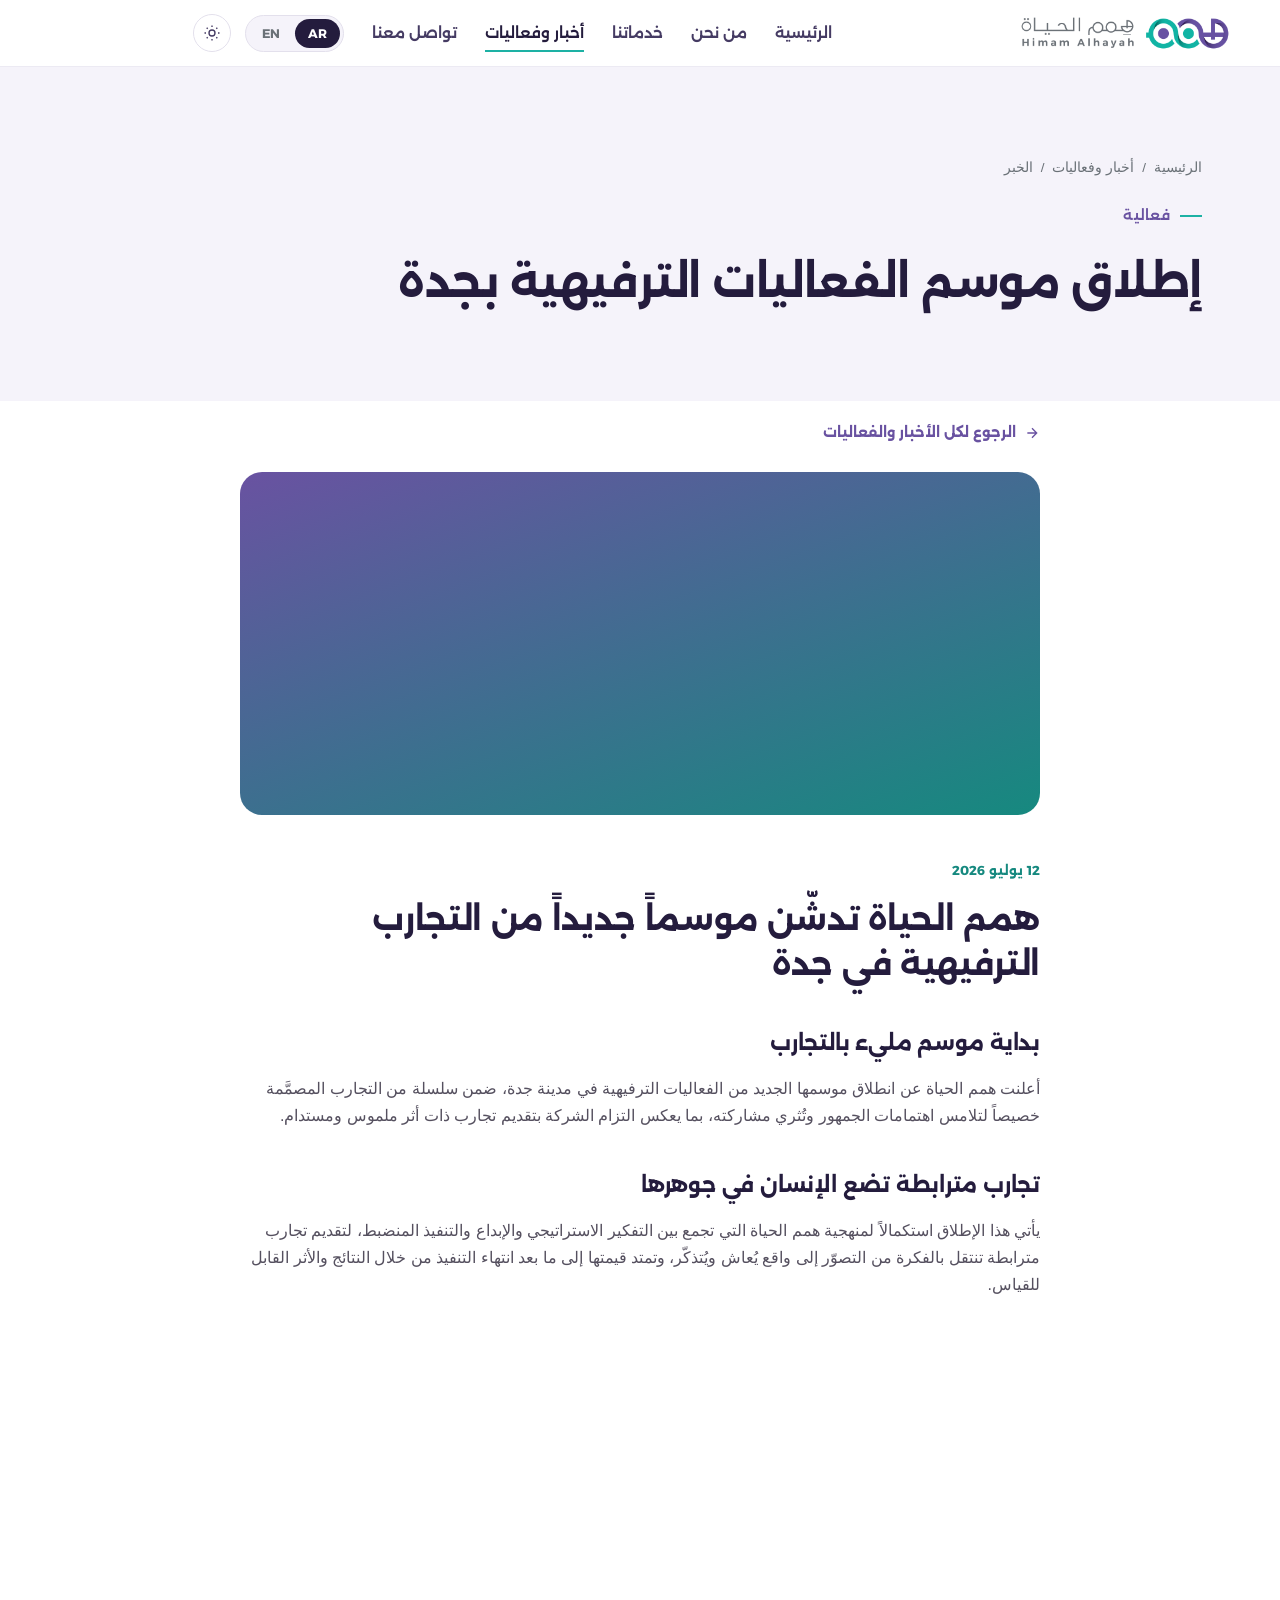
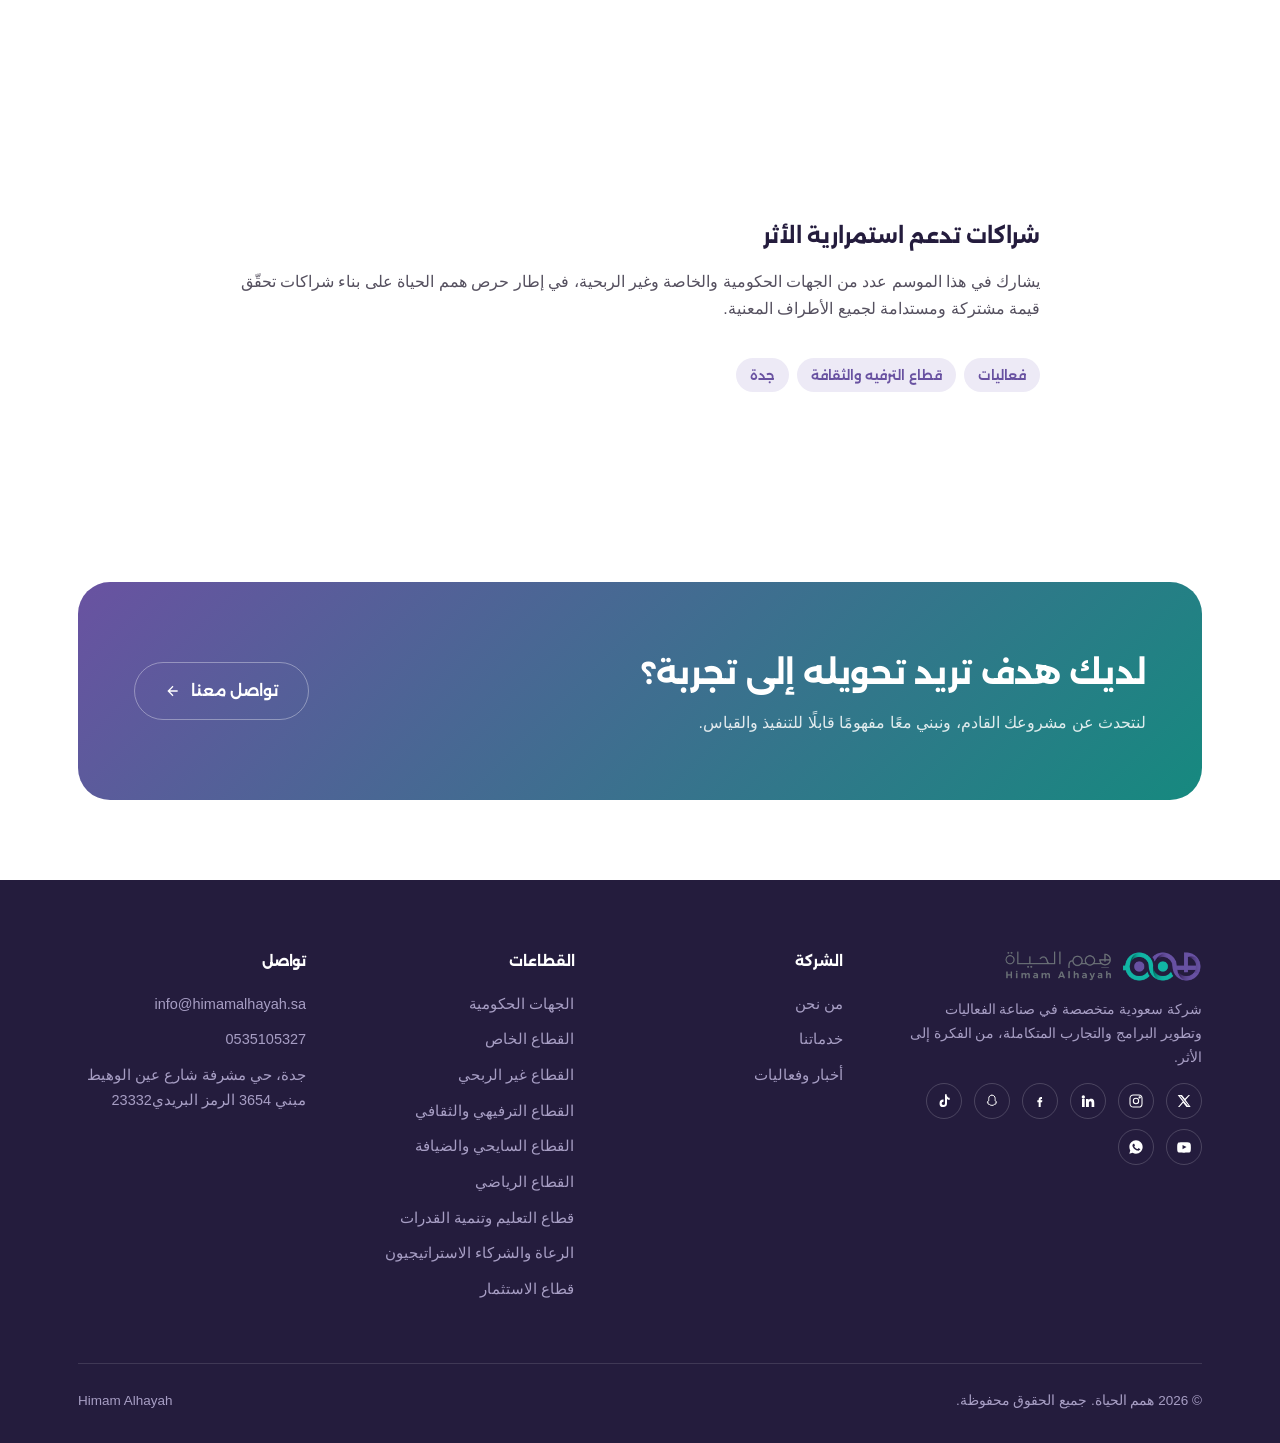
<file: news-single.html>
<!DOCTYPE html>
<html lang="ar" dir="rtl">
<head>
<meta charset="UTF-8">
<meta name="viewport" content="width=device-width, initial-scale=1.0">
<title>إطلاق موسم الفعاليات الترفيهية بجدة | همم الحياة</title>
<meta name="description" content="همم الحياة تدشّن موسماً جديداً من التجارب الترفيهية في جدة.">
<link rel="preconnect" href="https://fonts.googleapis.com">
<link rel="preconnect" href="https://fonts.gstatic.com" crossorigin>
<link href="https://fonts.googleapis.com/css2?family=Alexandria:wght@300;400;500;600;700;800&display=swap" rel="stylesheet">
<link rel="stylesheet" href="css/news-single.css">
<script>(function(){try{var t=localStorage.getItem("himam-theme");if(t==="dark"){document.documentElement.setAttribute("data-theme","dark");}}catch(e){}})();</script>
</head>
<body>

<header class="site-header">
  <div class="container nav">
    <a href="index.html" class="nav-logo"><img src="assets/logo-horizontal-trim.png" alt="همم الحياة"></a>
    <nav class="nav-links">
      <div class="nav-links-utility">
        <div class="lang-switch" role="group" aria-label="اللغة">
          <button type="button" class="lang-btn active" data-lang="ar">AR</button>
          <button type="button" class="lang-btn" data-lang="en">EN</button>
        </div>
        <button type="button" class="theme-toggle" aria-label="تبديل الوضع الليلي/النهاري">
          <svg class="icon-sun" viewBox="0 0 24 24" fill="none" stroke="currentColor" stroke-width="1.8"><circle cx="12" cy="12" r="4"/><path d="M12 2v2M12 20v2M4.9 4.9l1.4 1.4M17.7 17.7l1.4 1.4M2 12h2M20 12h2M4.9 19.1l1.4-1.4M17.7 6.3l1.4-1.4"/></svg>
          <svg class="icon-moon" viewBox="0 0 24 24" fill="none" stroke="currentColor" stroke-width="1.8"><path d="M21 12.8A9 9 0 1 1 11.2 3a7 7 0 0 0 9.8 9.8z"/></svg>
        </button>
      </div>
      <a href="index.html">الرئيسية</a>
      <a href="about.html">من نحن</a>
      <a href="index.html#sectors">خدماتنا</a>
      <a href="news.html" class="active">أخبار وفعاليات</a>
      <a href="contact.html">تواصل معنا</a>

    </nav>
    <div class="nav-cta">
      <button class="nav-toggle" aria-label="القائمة"><span></span><span></span><span></span></button>
    </div>
  </div>
</header>

<section class="page-hero" style="padding-bottom:60px;">
  <div class="container">
    <div class="crumb"><a href="index.html">الرئيسية</a><span>/</span><a href="news.html">أخبار وفعاليات</a><span>/</span><span>الخبر</span></div>
    <div class="eyebrow">فعالية</div>
    <h1 style="font-size:clamp(28px,4vw,44px); max-width:820px;">إطلاق موسم الفعاليات الترفيهية بجدة</h1>
  </div>
</section>

<section style="padding-top:20px;">
  <div class="container">
    <div class="article-wrap reveal">
      <a href="news.html" class="article-back">
        <svg viewBox="0 0 24 24" fill="none" stroke="currentColor" stroke-width="2"><path d="M19 12H5M12 19l-7-7 7-7"/></svg>
        الرجوع لكل الأخبار والفعاليات
      </a>

      <div class="article-banner"></div>

      <div class="article-meta">
        <span class="meta-date">12 يوليو 2026</span>
      </div>
      <h2 class="article-title">همم الحياة تدشّن موسماً جديداً من التجارب الترفيهية في جدة</h2>

      <div class="article-content">
        <h2>بداية موسم مليء بالتجارب</h2>
        <p>أعلنت همم الحياة عن انطلاق موسمها الجديد من الفعاليات الترفيهية في مدينة جدة، ضمن سلسلة من التجارب المصمَّمة خصيصاً لتلامس اهتمامات الجمهور وتُثري مشاركته، بما يعكس التزام الشركة بتقديم تجارب ذات أثر ملموس ومستدام.</p>

        <h2>تجارب مترابطة تضع الإنسان في جوهرها</h2>
        <p>يأتي هذا الإطلاق استكمالاً لمنهجية همم الحياة التي تجمع بين التفكير الاستراتيجي والإبداع والتنفيذ المنضبط، لتقديم تجارب مترابطة تنتقل بالفكرة من التصوّر إلى واقع يُعاش ويُتذكّر، وتمتد قيمتها إلى ما بعد انتهاء التنفيذ من خلال النتائج والأثر القابل للقياس.</p>

        <div class="article-media">
          <iframe src="https://www.youtube.com/embed/dQw4w9WgXcQ" title="فيديو الفعالية" allowfullscreen></iframe>
        </div>

        <h2>شراكات تدعم استمرارية الأثر</h2>
        <p>يشارك في هذا الموسم عدد من الجهات الحكومية والخاصة وغير الربحية، في إطار حرص همم الحياة على بناء شراكات تحقّق قيمة مشتركة ومستدامة لجميع الأطراف المعنية.</p>
      </div>

      <div class="article-tags">
        <span class="tag">فعاليات</span>
        <span class="tag">قطاع الترفيه والثقافة</span>
        <span class="tag">جدة</span>
      </div>
    </div>
  </div>
</section>

<section class="section-sm">
  <div class="container">
    <div class="cta-band reveal">
      <div>
        <h2>لديك هدف تريد تحويله إلى تجربة؟</h2>
        <p>لنتحدث عن مشروعك القادم، ونبني معًا مفهومًا قابلًا للتنفيذ والقياس.</p>
      </div>
      <a href="contact.html" class="btn btn-ghost-light">تواصل معنا
        <svg viewBox="0 0 24 24" fill="none" stroke="currentColor" stroke-width="2"><path d="M19 12H5M12 19l-7-7 7-7"/></svg>
      </a>
    </div>
  </div>
</section>

<footer class="site-footer">
  <div class="container">
    <div class="footer-grid">
      <div class="footer-logo">
        <img src="assets/logo-horizontal-trim.png" alt="همم الحياة">
        <p style="max-width:300px; font-size:14px; color:#a79ec4;">شركة سعودية متخصصة في صناعة الفعاليات وتطوير البرامج والتجارب المتكاملة، من الفكرة إلى الأثر.</p>
        <div class="social">
          <a href="#" aria-label="إكس"><svg viewBox="0 0 24 24" fill="currentColor" style="color:#fff"><path d="M18.9 3H21l-6.6 7.5L22 21h-6.3l-4.9-6.4L5.2 21H3l7.1-8.1L2.5 3h6.4l4.4 5.8L18.9 3zm-1.1 16h1.2L7.3 5H6l11.8 14z"/></svg></a>
          <a href="#" aria-label="انستقرام"><svg viewBox="0 0 24 24" fill="none" stroke="currentColor" stroke-width="1.6" style="color:#fff"><rect x="3" y="3" width="18" height="18" rx="5"/><circle cx="12" cy="12" r="4"/><circle cx="17.5" cy="6.5" r="1"/></svg></a>
          <a href="#" aria-label="لينكدإن"><svg viewBox="0 0 24 24" fill="currentColor" style="color:#fff"><path d="M4.98 3.5A2.5 2.5 0 1 1 5 8.5a2.5 2.5 0 0 1-.02-5zM3 9h4v12H3zM9 9h3.8v1.7h.05c.53-1 1.83-2.05 3.77-2.05 4.03 0 4.78 2.65 4.78 6.1V21h-4v-5.6c0-1.34-.02-3.06-1.87-3.06-1.87 0-2.16 1.46-2.16 2.96V21H9z"/></svg></a>
          <a href="#" aria-label="فيسبوك"><svg viewBox="0 0 24 24" fill="currentColor" style="color:#fff"><path d="M13.5 9H15V6h-1.6C11.4 6 10 7.5 10 9.8V11H8v3h2v7h3v-7h2.1l.4-3H13v-1c0-.6.2-1 .5-1z"/></svg></a>
          <a href="#" aria-label="سناب شات"><svg viewBox="0 0 24 24" fill="none" stroke="currentColor" stroke-width="1.5" style="color:#fff"><path d="M12 3.2c-2.9 0-4.9 2.1-4.9 5v1.9c0 .8 0 1.5-.2 1.9-.3.7-1.4.9-2 1.2-.4.2-.3.6 0 .8.5.3 1.1.4 1.5.5.3.1.1.5-.1.8-.3.4-.8.8-.3 1.2.6.4 1.7.2 2.4.6.6.3.8 1.2 1.9 1.4.5.1 1-.1 1.6-.1.5 0 1 .2 1.6.1 1.1-.2 1.3-1.1 1.9-1.4.7-.4 1.8-.2 2.4-.6.5-.4 0-.8-.3-1.2-.2-.3-.4-.7-.1-.8.4-.1 1-.2 1.5-.5.3-.2.4-.6 0-.8-.6-.3-1.7-.5-2-1.2-.2-.4-.2-1.1-.2-1.9V8.2c0-2.9-2-5-4.9-5z"/></svg></a>
          <a href="#" aria-label="تيك توك"><svg viewBox="0 0 24 24" fill="currentColor" style="color:#fff"><path d="M16.5 2h-3v13.6a2.5 2.5 0 1 1-2.2-2.5v-3.2a5.6 5.6 0 1 0 5.2 5.6V9.1c1.2.8 2.6 1.3 4 1.3V7.3c-2 0-3.7-1.3-4.3-3.1-.2-.6-.2-1.4-.2-2.2z"/></svg></a>
          <a href="#" aria-label="يوتيوب"><svg viewBox="0 0 24 24" fill="currentColor" style="color:#fff"><path d="M22 8.4s-.2-1.5-.8-2.2c-.8-.9-1.7-.9-2.1-1C16.3 5 12 5 12 5s-4.3 0-7.1.2c-.4.1-1.3.1-2.1 1-.6.7-.8 2.2-.8 2.2S1.8 10.2 1.8 12v1.6c0 1.8.2 3.6.2 3.6s.2 1.5.8 2.2c.8.9 1.9.9 2.3 1 1.7.2 7 .2 7 .2s4.3 0 7.1-.2c.4-.1 1.3-.1 2.1-1 .6-.7.8-2.2.8-2.2s.2-1.8.2-3.6V12c0-1.8-.2-3.6-.2-3.6zM9.8 15.2V8.9l6 3.2-6 3.1z"/></svg></a>
          <a href="#" aria-label="واتساب"><svg viewBox="0 0 24 24" fill="currentColor" style="color:#fff"><path d="M12 2C6.5 2 2 6.5 2 12c0 1.8.5 3.6 1.4 5.1L2 22l5-1.3c1.4.8 3.1 1.3 5 1.3 5.5 0 10-4.5 10-10S17.5 2 12 2zm5.6 14.2c-.2.6-1.3 1.2-1.8 1.3-.5.1-1 .1-1.7-.1-.4-.1-.9-.3-1.6-.6-2.8-1.2-4.6-4-4.7-4.2-.1-.2-1.1-1.5-1.1-2.9s.7-2 1-2.3c.2-.3.5-.3.7-.3h.5c.2 0 .4 0 .6.4.2.5.7 1.8.8 1.9.1.1.1.3 0 .5-.1.2-.1.3-.3.5-.1.2-.3.4-.4.5-.1.1-.3.3-.1.6.2.3.8 1.3 1.7 2.1 1.2 1 2.1 1.4 2.5 1.5.3.1.5.1.7-.1.2-.2.7-.8.9-1.1.2-.3.4-.2.6-.1.2.1 1.5.7 1.8.8.3.1.4.2.5.3.1.2.1.9-.1 1.5z"/></svg></a>
        </div>
      </div>
      <div>
        <h4>الشركة</h4>
        <ul>
          <li><a href="about.html">من نحن</a></li>
          <li><a href="services.html">خدماتنا</a></li>
          <li><a href="news.html">أخبار وفعاليات</a></li>
        </ul>
      </div>
      <div>
        <h4>القطاعات</h4>
        <ul>
          <li><a href="about.html#sectors">الجهات الحكومية</a></li>
          <li><a href="about.html#sectors">القطاع الخاص</a></li>
          <li><a href="about.html#sectors">القطاع غير الربحي</a></li>
          <li><a href="about.html#sectors">القطاع الترفيهي والثقافي</a></li>
          <li><a href="about.html#sectors">القطاع السايحي والضيافة</a></li>
          <li><a href="about.html#sectors">القطاع الرياضي</a></li>
          <li><a href="about.html#sectors">قطاع التعليم وتنمية القدرات</a></li>
          <li><a href="about.html#sectors">الرعاة والشركاء الاستراتيجيون</a></li>
          <li><a href="about.html#sectors">قطاع الاستثمار</a></li>
        </ul>
      </div>
      <div>
        <h4>تواصل</h4>
        <ul>
          <li>info@himamalhayah.sa</li>
          <li>0535105327</li>
          <li> جدة، حي مشرفة شارع عين الوهيط مبني 3654 الرمز البريدي23332 </li>
        </ul>
      </div>
    </div>
    <div class="footer-bottom">
      <span>© 2026 همم الحياة. جميع الحقوق محفوظة.</span>
      <span>Himam Alhayah</span>
    </div>
  </div>
</footer>

<script src="js/news-single.js"></script>
</body>
</html>
</file>
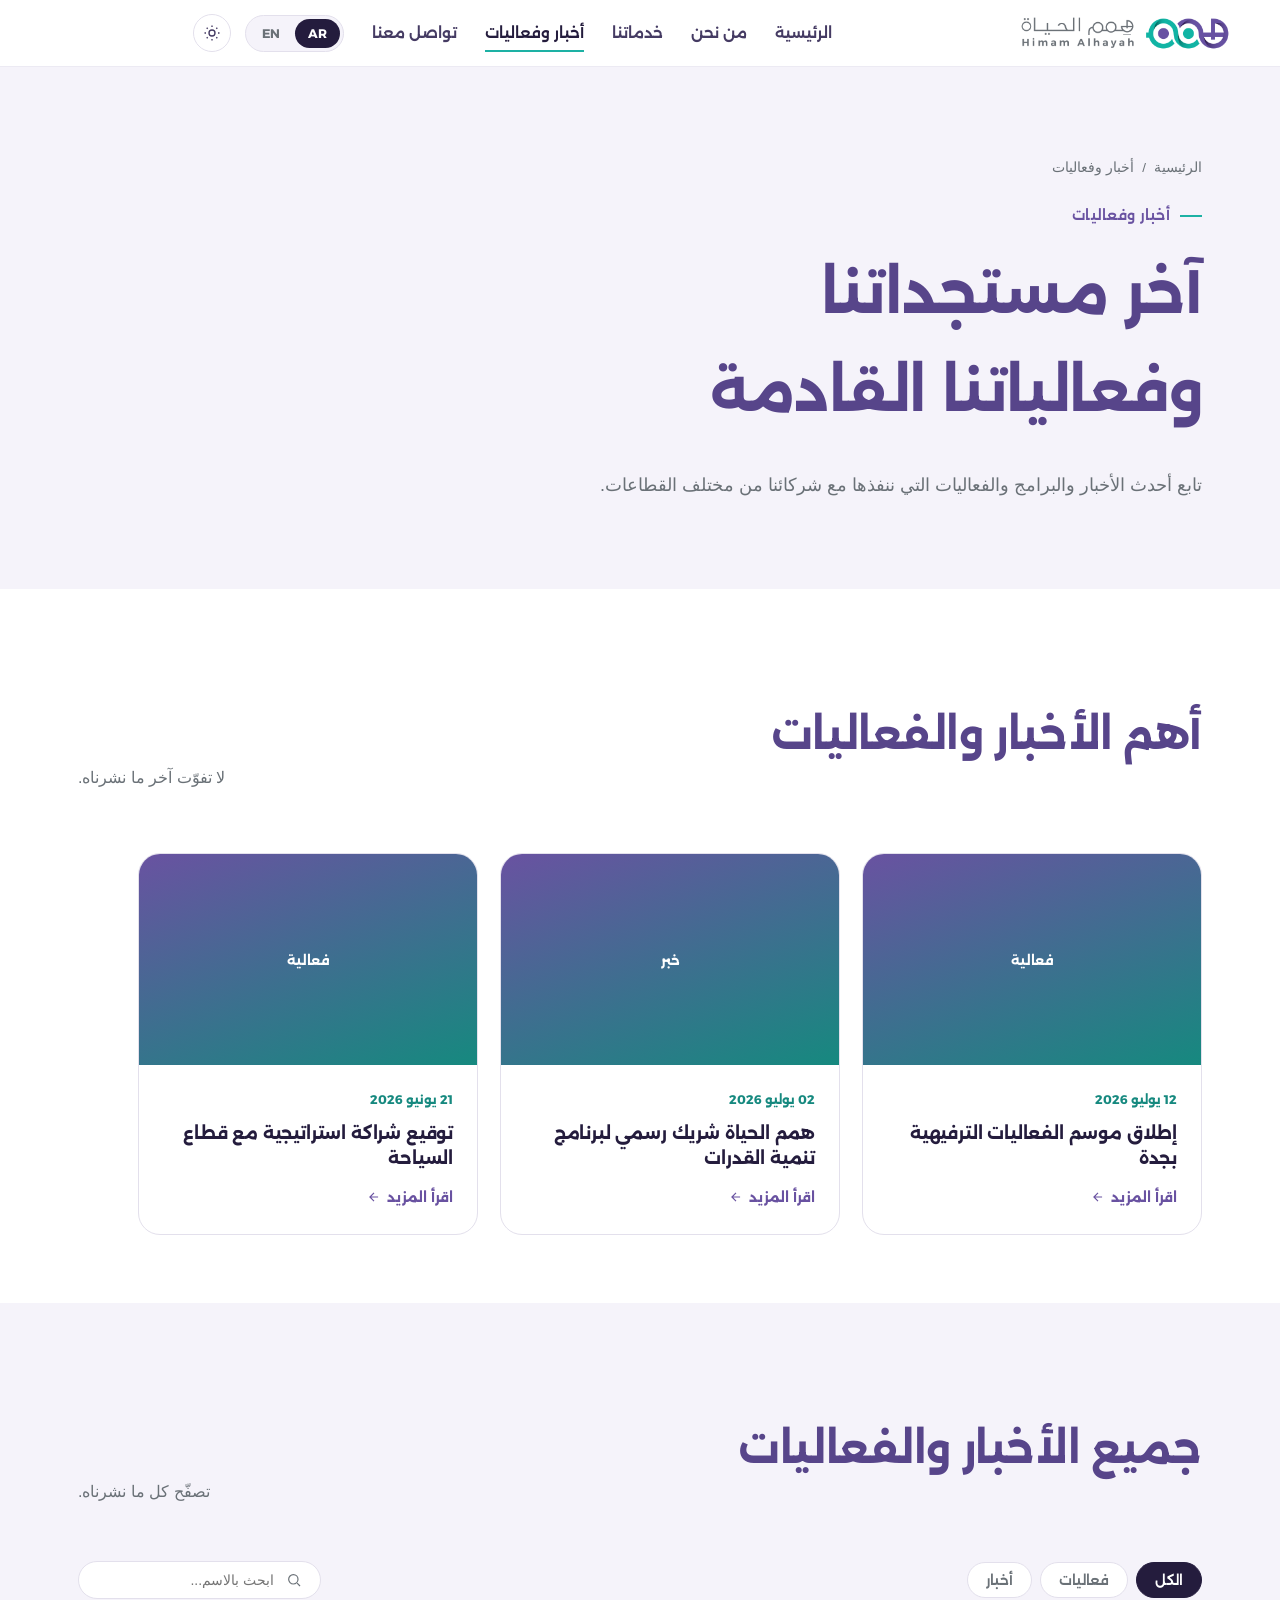
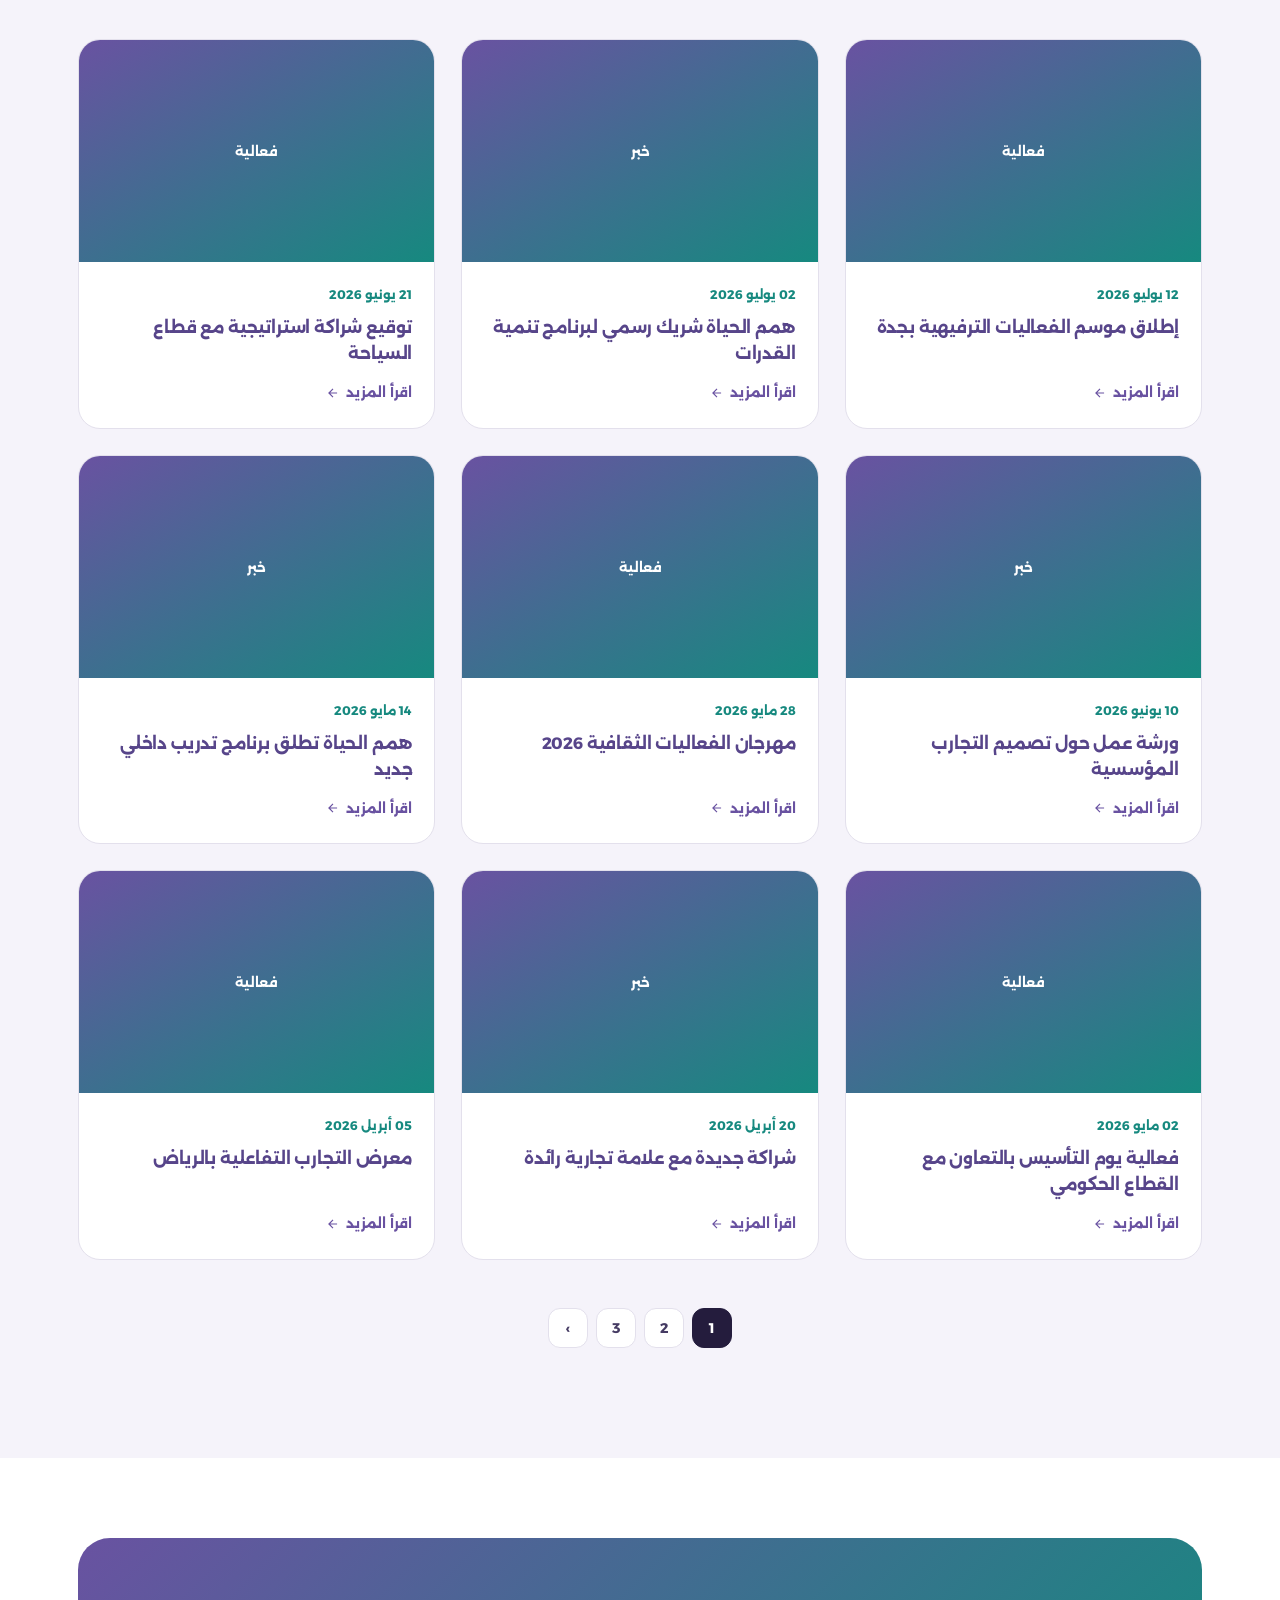
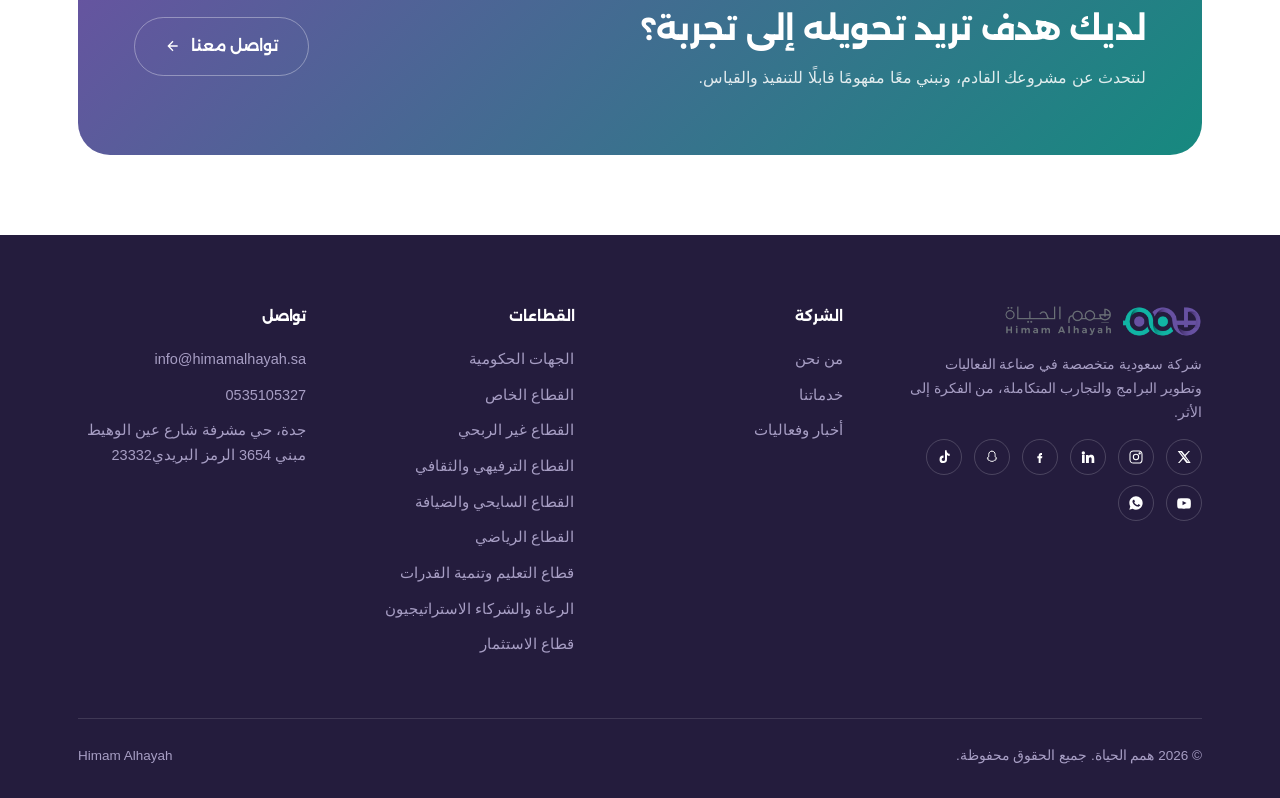
<file: news.html>
<!DOCTYPE html>
<html lang="ar" dir="rtl">
<head>
<meta charset="UTF-8">
<meta name="viewport" content="width=device-width, initial-scale=1.0">
<title>أخبار وفعاليات | همم الحياة</title>
<meta name="description" content="آخر أخبار وفعاليات همم الحياة، ومتابعة أهم البرامج والمشروعات الجديدة.">
<link rel="preconnect" href="https://fonts.googleapis.com">
<link rel="preconnect" href="https://fonts.gstatic.com" crossorigin>
<link href="https://fonts.googleapis.com/css2?family=Alexandria:wght@300;400;500;600;700;800&display=swap" rel="stylesheet">
<link rel="stylesheet" href="css/news.css">
<script>(function(){try{var t=localStorage.getItem("himam-theme");if(t==="dark"){document.documentElement.setAttribute("data-theme","dark");}}catch(e){}})();</script>
</head>
<body>

<header class="site-header">
  <div class="container nav">
    <a href="index.html" class="nav-logo"><img src="assets/logo-horizontal-trim.png" alt="همم الحياة"></a>
    <nav class="nav-links">
      <div class="nav-links-utility">
        <div class="lang-switch" role="group" aria-label="اللغة">
          <button type="button" class="lang-btn active" data-lang="ar">AR</button>
          <button type="button" class="lang-btn" data-lang="en">EN</button>
        </div>
        <button type="button" class="theme-toggle" aria-label="تبديل الوضع الليلي/النهاري">
          <svg class="icon-sun" viewBox="0 0 24 24" fill="none" stroke="currentColor" stroke-width="1.8"><circle cx="12" cy="12" r="4"/><path d="M12 2v2M12 20v2M4.9 4.9l1.4 1.4M17.7 17.7l1.4 1.4M2 12h2M20 12h2M4.9 19.1l1.4-1.4M17.7 6.3l1.4-1.4"/></svg>
          <svg class="icon-moon" viewBox="0 0 24 24" fill="none" stroke="currentColor" stroke-width="1.8"><path d="M21 12.8A9 9 0 1 1 11.2 3a7 7 0 0 0 9.8 9.8z"/></svg>
        </button>
      </div>
      <a href="index.html">الرئيسية</a>
      <a href="about.html">من نحن</a>
      <a href="index.html#sectors">خدماتنا</a>
      <a href="news.html" class="active">أخبار وفعاليات</a>
      <a href="contact.html">تواصل معنا</a>

    </nav>
    <div class="nav-cta">
      <button class="nav-toggle" aria-label="القائمة"><span></span><span></span><span></span></button>
    </div>
  </div>
</header>

<section class="page-hero">
  <div class="container">
    <div class="crumb"><a href="index.html">الرئيسية</a><span>/</span><span>أخبار وفعاليات</span></div>
    <div class="eyebrow">أخبار وفعاليات</div>
    <h1>آخر مستجداتنا<br>وفعالياتنا القادمة</h1>
    <p class="lede">تابع أحدث الأخبار والبرامج والفعاليات التي ننفذها مع شركائنا من مختلف القطاعات.</p>
  </div>
</section>

<section style="padding-bottom:60px;">
  <div class="container">
    <div class="head-row reveal">
      <h2>أهم الأخبار والفعاليات</h2>
      <p>لا تفوّت آخر ما نشرناه.</p>
    </div>
  </div>
  <div class="container news-scroll-wrap">
    <div class="news-scroll reveal">
      <a href="news-single.html" class="news-feature">
        <div class="thumb">فعالية</div>
        <div class="body">
          <div class="meta">12 يوليو 2026</div>
          <h3>إطلاق موسم الفعاليات الترفيهية بجدة</h3>
          <span class="more">اقرأ المزيد
            <svg viewBox="0 0 24 24" fill="none" stroke="currentColor" stroke-width="2"><path d="M19 12H5M12 19l-7-7 7-7"/></svg>
          </span>
        </div>
      </a>
      <a href="news-single.html" class="news-feature">
        <div class="thumb">خبر</div>
        <div class="body">
          <div class="meta">02 يوليو 2026</div>
          <h3>همم الحياة شريك رسمي لبرنامج تنمية القدرات</h3>
          <span class="more">اقرأ المزيد
            <svg viewBox="0 0 24 24" fill="none" stroke="currentColor" stroke-width="2"><path d="M19 12H5M12 19l-7-7 7-7"/></svg>
          </span>
        </div>
      </a>
      <a href="news-single.html" class="news-feature">
        <div class="thumb">فعالية</div>
        <div class="body">
          <div class="meta">21 يونيو 2026</div>
          <h3>توقيع شراكة استراتيجية مع قطاع السياحة</h3>
          <span class="more">اقرأ المزيد
            <svg viewBox="0 0 24 24" fill="none" stroke="currentColor" stroke-width="2"><path d="M19 12H5M12 19l-7-7 7-7"/></svg>
          </span>
        </div>
      </a>
    </div>
  </div>
</section>

<!-- كل الأخبار -->
<section class="bg-mist">
  <div class="container">
    <div class="head-row reveal">
      <h2>جميع الأخبار والفعاليات</h2>
      <p>تصفّح كل ما نشرناه.</p>
    </div>

    <div class="news-toolbar reveal">
      <div class="chip-row">
        <button class="chip active" data-cat="all">الكل</button>
        <button class="chip" data-cat="event">فعاليات</button>
        <button class="chip" data-cat="news">أخبار</button>
      </div>
      <div class="search-box">
        <svg viewBox="0 0 24 24" fill="none" stroke="currentColor" stroke-width="1.8"><circle cx="11" cy="11" r="7"/><path d="M21 21l-4.3-4.3"/></svg>
        <input type="text" placeholder="ابحث بالاسم...">
      </div>
    </div>

    <div class="news-grid" id="newsGrid">
      <a href="news-single.html" class="news-card reveal" data-cat="event" data-title="إطلاق موسم الفعاليات الترفيهية بجدة">
        <div class="thumb">فعالية</div>
        <div class="body">
          <div class="meta">12 يوليو 2026</div>
          <h3>إطلاق موسم الفعاليات الترفيهية بجدة</h3>
          <span class="more">اقرأ المزيد
            <svg viewBox="0 0 24 24" fill="none" stroke="currentColor" stroke-width="2"><path d="M19 12H5M12 19l-7-7 7-7"/></svg>
          </span>
        </div>
      </a>
      <a href="news-single.html" class="news-card reveal" data-cat="news" data-title="همم الحياة شريك رسمي لبرنامج تنمية القدرات">
        <div class="thumb">خبر</div>
        <div class="body">
          <div class="meta">02 يوليو 2026</div>
          <h3>همم الحياة شريك رسمي لبرنامج تنمية القدرات</h3>
          <span class="more">اقرأ المزيد
            <svg viewBox="0 0 24 24" fill="none" stroke="currentColor" stroke-width="2"><path d="M19 12H5M12 19l-7-7 7-7"/></svg>
          </span>
        </div>
      </a>
      <a href="news-single.html" class="news-card reveal" data-cat="event" data-title="توقيع شراكة استراتيجية مع قطاع السياحة">
        <div class="thumb">فعالية</div>
        <div class="body">
          <div class="meta">21 يونيو 2026</div>
          <h3>توقيع شراكة استراتيجية مع قطاع السياحة</h3>
          <span class="more">اقرأ المزيد
            <svg viewBox="0 0 24 24" fill="none" stroke="currentColor" stroke-width="2"><path d="M19 12H5M12 19l-7-7 7-7"/></svg>
          </span>
        </div>
      </a>
      <a href="news-single.html" class="news-card reveal" data-cat="news" data-title="ورشة عمل حول تصميم التجارب المؤسسية">
        <div class="thumb">خبر</div>
        <div class="body">
          <div class="meta">10 يونيو 2026</div>
          <h3>ورشة عمل حول تصميم التجارب المؤسسية</h3>
          <span class="more">اقرأ المزيد
            <svg viewBox="0 0 24 24" fill="none" stroke="currentColor" stroke-width="2"><path d="M19 12H5M12 19l-7-7 7-7"/></svg>
          </span>
        </div>
      </a>
      <a href="news-single.html" class="news-card reveal" data-cat="event" data-title="مهرجان الفعاليات الثقافية 2026">
        <div class="thumb">فعالية</div>
        <div class="body">
          <div class="meta">28 مايو 2026</div>
          <h3>مهرجان الفعاليات الثقافية 2026</h3>
          <span class="more">اقرأ المزيد
            <svg viewBox="0 0 24 24" fill="none" stroke="currentColor" stroke-width="2"><path d="M19 12H5M12 19l-7-7 7-7"/></svg>
          </span>
        </div>
      </a>
      <a href="news-single.html" class="news-card reveal" data-cat="news" data-title="همم الحياة تطلق برنامج تدريب داخلي جديد">
        <div class="thumb">خبر</div>
        <div class="body">
          <div class="meta">14 مايو 2026</div>
          <h3>همم الحياة تطلق برنامج تدريب داخلي جديد</h3>
          <span class="more">اقرأ المزيد
            <svg viewBox="0 0 24 24" fill="none" stroke="currentColor" stroke-width="2"><path d="M19 12H5M12 19l-7-7 7-7"/></svg>
          </span>
        </div>
      </a>
      <a href="news-single.html" class="news-card reveal" data-cat="event" data-title="فعالية يوم التأسيس بالتعاون مع القطاع الحكومي">
        <div class="thumb">فعالية</div>
        <div class="body">
          <div class="meta">02 مايو 2026</div>
          <h3>فعالية يوم التأسيس بالتعاون مع القطاع الحكومي</h3>
          <span class="more">اقرأ المزيد
            <svg viewBox="0 0 24 24" fill="none" stroke="currentColor" stroke-width="2"><path d="M19 12H5M12 19l-7-7 7-7"/></svg>
          </span>
        </div>
      </a>
      <a href="news-single.html" class="news-card reveal" data-cat="news" data-title="شراكة جديدة مع علامة تجارية رائدة">
        <div class="thumb">خبر</div>
        <div class="body">
          <div class="meta">20 أبريل 2026</div>
          <h3>شراكة جديدة مع علامة تجارية رائدة</h3>
          <span class="more">اقرأ المزيد
            <svg viewBox="0 0 24 24" fill="none" stroke="currentColor" stroke-width="2"><path d="M19 12H5M12 19l-7-7 7-7"/></svg>
          </span>
        </div>
      </a>
      <a href="news-single.html" class="news-card reveal" data-cat="event" data-title="معرض التجارب التفاعلية بالرياض">
        <div class="thumb">فعالية</div>
        <div class="body">
          <div class="meta">05 أبريل 2026</div>
          <h3>معرض التجارب التفاعلية بالرياض</h3>
          <span class="more">اقرأ المزيد
            <svg viewBox="0 0 24 24" fill="none" stroke="currentColor" stroke-width="2"><path d="M19 12H5M12 19l-7-7 7-7"/></svg>
          </span>
        </div>
      </a>
    </div>

    <div class="pagination">
      <button class="active">1</button>
      <button>2</button>
      <button>3</button>
      <button>›</button>
    </div>
  </div>
</section>

<section class="section-sm">
  <div class="container">
    <div class="cta-band reveal">
      <div>
        <h2>لديك هدف تريد تحويله إلى تجربة؟</h2>
        <p>لنتحدث عن مشروعك القادم، ونبني معًا مفهومًا قابلًا للتنفيذ والقياس.</p>
      </div>
      <a href="contact.html" class="btn btn-ghost-light">تواصل معنا
        <svg viewBox="0 0 24 24" fill="none" stroke="currentColor" stroke-width="2"><path d="M19 12H5M12 19l-7-7 7-7"/></svg>
      </a>
    </div>
  </div>
</section>

<footer class="site-footer">
  <div class="container">
    <div class="footer-grid">
      <div class="footer-logo">
        <img src="assets/logo-horizontal-trim.png" alt="همم الحياة">
        <p style="max-width:300px; font-size:14px; color:#a79ec4;">شركة سعودية متخصصة في صناعة الفعاليات وتطوير البرامج والتجارب المتكاملة، من الفكرة إلى الأثر.</p>
        <div class="social">
          <a href="#" aria-label="إكس"><svg viewBox="0 0 24 24" fill="currentColor" style="color:#fff"><path d="M18.9 3H21l-6.6 7.5L22 21h-6.3l-4.9-6.4L5.2 21H3l7.1-8.1L2.5 3h6.4l4.4 5.8L18.9 3zm-1.1 16h1.2L7.3 5H6l11.8 14z"/></svg></a>
          <a href="#" aria-label="انستقرام"><svg viewBox="0 0 24 24" fill="none" stroke="currentColor" stroke-width="1.6" style="color:#fff"><rect x="3" y="3" width="18" height="18" rx="5"/><circle cx="12" cy="12" r="4"/><circle cx="17.5" cy="6.5" r="1"/></svg></a>
          <a href="#" aria-label="لينكدإن"><svg viewBox="0 0 24 24" fill="currentColor" style="color:#fff"><path d="M4.98 3.5A2.5 2.5 0 1 1 5 8.5a2.5 2.5 0 0 1-.02-5zM3 9h4v12H3zM9 9h3.8v1.7h.05c.53-1 1.83-2.05 3.77-2.05 4.03 0 4.78 2.65 4.78 6.1V21h-4v-5.6c0-1.34-.02-3.06-1.87-3.06-1.87 0-2.16 1.46-2.16 2.96V21H9z"/></svg></a>
          <a href="#" aria-label="فيسبوك"><svg viewBox="0 0 24 24" fill="currentColor" style="color:#fff"><path d="M13.5 9H15V6h-1.6C11.4 6 10 7.5 10 9.8V11H8v3h2v7h3v-7h2.1l.4-3H13v-1c0-.6.2-1 .5-1z"/></svg></a>
          <a href="#" aria-label="سناب شات"><svg viewBox="0 0 24 24" fill="none" stroke="currentColor" stroke-width="1.5" style="color:#fff"><path d="M12 3.2c-2.9 0-4.9 2.1-4.9 5v1.9c0 .8 0 1.5-.2 1.9-.3.7-1.4.9-2 1.2-.4.2-.3.6 0 .8.5.3 1.1.4 1.5.5.3.1.1.5-.1.8-.3.4-.8.8-.3 1.2.6.4 1.7.2 2.4.6.6.3.8 1.2 1.9 1.4.5.1 1-.1 1.6-.1.5 0 1 .2 1.6.1 1.1-.2 1.3-1.1 1.9-1.4.7-.4 1.8-.2 2.4-.6.5-.4 0-.8-.3-1.2-.2-.3-.4-.7-.1-.8.4-.1 1-.2 1.5-.5.3-.2.4-.6 0-.8-.6-.3-1.7-.5-2-1.2-.2-.4-.2-1.1-.2-1.9V8.2c0-2.9-2-5-4.9-5z"/></svg></a>
          <a href="#" aria-label="تيك توك"><svg viewBox="0 0 24 24" fill="currentColor" style="color:#fff"><path d="M16.5 2h-3v13.6a2.5 2.5 0 1 1-2.2-2.5v-3.2a5.6 5.6 0 1 0 5.2 5.6V9.1c1.2.8 2.6 1.3 4 1.3V7.3c-2 0-3.7-1.3-4.3-3.1-.2-.6-.2-1.4-.2-2.2z"/></svg></a>
          <a href="#" aria-label="يوتيوب"><svg viewBox="0 0 24 24" fill="currentColor" style="color:#fff"><path d="M22 8.4s-.2-1.5-.8-2.2c-.8-.9-1.7-.9-2.1-1C16.3 5 12 5 12 5s-4.3 0-7.1.2c-.4.1-1.3.1-2.1 1-.6.7-.8 2.2-.8 2.2S1.8 10.2 1.8 12v1.6c0 1.8.2 3.6.2 3.6s.2 1.5.8 2.2c.8.9 1.9.9 2.3 1 1.7.2 7 .2 7 .2s4.3 0 7.1-.2c.4-.1 1.3-.1 2.1-1 .6-.7.8-2.2.8-2.2s.2-1.8.2-3.6V12c0-1.8-.2-3.6-.2-3.6zM9.8 15.2V8.9l6 3.2-6 3.1z"/></svg></a>
          <a href="#" aria-label="واتساب"><svg viewBox="0 0 24 24" fill="currentColor" style="color:#fff"><path d="M12 2C6.5 2 2 6.5 2 12c0 1.8.5 3.6 1.4 5.1L2 22l5-1.3c1.4.8 3.1 1.3 5 1.3 5.5 0 10-4.5 10-10S17.5 2 12 2zm5.6 14.2c-.2.6-1.3 1.2-1.8 1.3-.5.1-1 .1-1.7-.1-.4-.1-.9-.3-1.6-.6-2.8-1.2-4.6-4-4.7-4.2-.1-.2-1.1-1.5-1.1-2.9s.7-2 1-2.3c.2-.3.5-.3.7-.3h.5c.2 0 .4 0 .6.4.2.5.7 1.8.8 1.9.1.1.1.3 0 .5-.1.2-.1.3-.3.5-.1.2-.3.4-.4.5-.1.1-.3.3-.1.6.2.3.8 1.3 1.7 2.1 1.2 1 2.1 1.4 2.5 1.5.3.1.5.1.7-.1.2-.2.7-.8.9-1.1.2-.3.4-.2.6-.1.2.1 1.5.7 1.8.8.3.1.4.2.5.3.1.2.1.9-.1 1.5z"/></svg></a>
        </div>
      </div>
      <div>
        <h4>الشركة</h4>
        <ul>
          <li><a href="about.html">من نحن</a></li>
          <li><a href="services.html">خدماتنا</a></li>
          <li><a href="news.html">أخبار وفعاليات</a></li>
        </ul>
      </div>
      <div>
        <h4>القطاعات</h4>
        <ul>
          <li><a href="about.html#sectors">الجهات الحكومية</a></li>
          <li><a href="about.html#sectors">القطاع الخاص</a></li>
          <li><a href="about.html#sectors">القطاع غير الربحي</a></li>
          <li><a href="about.html#sectors">القطاع الترفيهي والثقافي</a></li>
          <li><a href="about.html#sectors">القطاع السايحي والضيافة</a></li>
          <li><a href="about.html#sectors">القطاع الرياضي</a></li>
          <li><a href="about.html#sectors">قطاع التعليم وتنمية القدرات</a></li>
          <li><a href="about.html#sectors">الرعاة والشركاء الاستراتيجيون</a></li>
          <li><a href="about.html#sectors">قطاع الاستثمار</a></li>
        </ul>
      </div>
      <div>
        <h4>تواصل</h4>
        <ul>
          <li>info@himamalhayah.sa</li>
          <li>0535105327</li>
          <li> جدة، حي مشرفة شارع عين الوهيط مبني 3654 الرمز البريدي23332 </li>
        </ul>
      </div>
    </div>
    <div class="footer-bottom">
      <span>© 2026 همم الحياة. جميع الحقوق محفوظة.</span>
      <span>Himam Alhayah</span>
    </div>
  </div>
</footer>

<script src="js/news.js"></script>
</body>
</html>
</file>
<file: css/about.css>
@font-face {
  font-family: 'Alexandria';
  src: local('Alexandria');
}

:root{
  --purple:        #6952A1;
  --purple-600:     #57458A;
  --purple-ink:     #241C3D;   
  --turquoise:      #1DB1A4;
  --turquoise-600:  #16897F;
  --charcoal:       #6A7177;
  --paper:          #FFFFFF;

  --mist:           #F5F3FA;  
  --mist-2:         #EDEAF6;
  --line:           #E3E0EC;
  --line-soft:      #ECEAF3;

  --ink:            #241C3D;
  --ink-soft:       #453B63;
  --body:           #55505f;

  --font: 'Alexandria', 'Segoe UI', sans-serif;

  --container: 1180px;
  --radius: 22px;
  --radius-sm: 14px;

  --ease: cubic-bezier(.22,.68,0,1);
}

:root[data-theme="dark"]{
  --paper:          #14101F;
  --ink:            #F2EFFA;
  --ink-soft:       #D9D3EA;
  --body:           #B7AFC9;
  --charcoal:       #B0A8C4;
  --mist:           #1E1830;
  --mist-2:         #241C3D;
  --line:           #342A52;
  --line-soft:      #2B2244;
}


*{ box-sizing:border-box; }
html{ scroll-behavior:smooth; }
html, body{ max-width:100%; overflow-x:hidden; }
body{
  margin:0;
  font-family:var(--font);
  color:var(--body);
  background:var(--paper);
  direction:rtl;
  -webkit-font-smoothing:antialiased;
  font-weight:400;
  line-height:1.7;
}
img{ max-width:100%; display:block; }
a{ color:inherit; text-decoration:none; }
ul{ margin:0; padding:0; list-style:none; }
h1,h2,h3,h4{
  font-family:var(--font);
  color:var(--purple-600);
  margin:0 0 .5em;
  font-weight:700;
  letter-spacing:-.01em;
}
p{ margin:0 0 1em; }
.container{
  max-width:var(--container);
  margin-inline:auto;
  padding-inline:28px;
}

@media (prefers-reduced-motion: reduce){
  *{ animation-duration:.001ms !important; animation-iteration-count:1 !important; transition-duration:.001ms !important; scroll-behavior:auto !important; }
}

.eyebrow{
  display:inline-flex;
  align-items:center;
  gap:10px;
  font-size:14px;
  font-weight:600;
  color:var(--purple);
  letter-spacing:.02em;
  margin-bottom:16px;
}
.eyebrow::before{
  content:"";
  width:22px; height:2px;
  background:var(--turquoise);
  display:inline-block;
}

.btn{
  display:inline-flex;
  align-items:center;
  gap:10px;
  padding:15px 30px;
  border-radius:100px;
  font-weight:600;
  font-size:15.5px;
  border:1px solid transparent;
  cursor:pointer;
  transition:transform .35s var(--ease), background .3s, color .3s, border-color .3s, box-shadow .3s;
}
.btn-primary{
  background:var(--purple-ink);
  color:#fff;
}
.btn-primary:hover{ background:var(--purple-600); transform:translateY(-2px); box-shadow:0 14px 30px -12px rgba(105,82,161,.55); }
.btn-outline{
  border-color:var(--line);
  color:var(--ink);
  background:transparent;
}
.btn-outline:hover{ border-color:var(--purple); color:var(--purple); transform:translateY(-2px); }
.btn-ghost-light{
  border-color:rgba(255,255,255,.35);
  color:#fff;
}
.btn-ghost-light:hover{ background:rgba(255,255,255,.12); border-color:#fff; }
.btn svg{ width:16px; height:16px; transition:transform .3s var(--ease); }
.btn:hover svg{ transform:translateX(-4px); }

.site-header{
  position:sticky; top:0; z-index:100;
  border-bottom:1px solid var(--line-soft);
}
.site-header::before{
  content:"";
  position:absolute; inset:0; z-index:-1;
  background:rgba(255,255,255,.82);
  backdrop-filter:blur(14px) saturate(160%);
}
[data-theme="dark"] .site-header::before{ background:rgba(20,16,31,.86); }
.nav{
  display:flex; align-items:center; justify-content:space-between;
  padding-block:14px;
  padding-inline:0px !important;

}
.nav-logo{ display:flex; align-items:center; gap:12px; }
.nav-logo img{ height:34px; width:auto; }
.nav-links{
  display:flex; align-items:center; gap:28px;
  font-size:15px; font-weight:600; color:var(--ink-soft);
  flex-wrap:nowrap;
  margin-inline-start:44px;
}
.nav-links > a{ position:relative; padding-block:6px; transition:color .25s; white-space:nowrap; flex-shrink:0; }
.nav-links > a::after{
  content:""; position:absolute; right:0; bottom:0; width:0; height:2px;
  background:var(--turquoise); transition:width .3s var(--ease);
}
.nav-links > a:hover, .nav-links > a.active{ color:var(--ink); }
.nav-links > a:hover::after, .nav-links > a.active::after{ width:100%; }
.nav-links-utility{ display:flex; align-items:center; gap:14px; order:99; flex-shrink:0; }
.nav-auth{ display:flex; align-items:center; gap:10px; margin-inline-start:6px; padding-inline-start:20px; border-inline-start:1px solid var(--line); flex-shrink:0; }
.nav-btn{ padding:9px 18px; font-size:13.5px; line-height:1; white-space:nowrap; }
.nav-cta{ display:flex; align-items:center; gap:14px; }
.nav-toggle{
  display:none; flex-direction:column; gap:5px; background:none; border:0; cursor:pointer; padding:8px;
}
.nav-toggle span{ width:22px; height:2px; background:var(--ink); border-radius:2px; }

.lang-switch{ display:flex; align-items:center; background:var(--mist); border:1px solid var(--line); border-radius:100px; padding:3px; gap:2px; }
.lang-btn{ border:0; background:none; padding:7px 13px; border-radius:100px; font-family:var(--font); font-size:12.5px; font-weight:700; color:var(--charcoal); cursor:pointer; transition:all .25s; }
.lang-btn.active{ background:var(--purple-ink); color:#fff; }
.lang-btn:not(.active):hover{ color:var(--purple); }
.theme-toggle{
  width:38px; height:38px; border-radius:50%; border:1px solid var(--line); background:transparent;
  display:flex; align-items:center; justify-content:center; cursor:pointer; color:var(--ink-soft);
  transition:all .25s; position:relative; flex-shrink:0;
}
.theme-toggle:hover{ border-color:var(--purple); color:var(--purple); }
.theme-toggle svg{ width:18px; height:18px; position:absolute; transition:opacity .25s, transform .35s var(--ease); }
.theme-toggle .icon-moon{ opacity:0; transform:scale(.5) rotate(-40deg); }
.theme-toggle .icon-sun{ opacity:1; transform:scale(1) rotate(0); }
[data-theme="dark"] .theme-toggle .icon-sun{ opacity:0; transform:scale(.5) rotate(40deg); }
[data-theme="dark"] .theme-toggle .icon-moon{ opacity:1; transform:scale(1) rotate(0); }

@media (max-width:1140px){
  .nav-links{
    position:fixed; inset:64px 0 0 0; background:var(--paper); flex-direction:column;
    justify-content:flex-start; padding:36px 28px; gap:22px; font-size:19px;
    margin-inline-start:0;
    transform:translateY(-12px); opacity:0; pointer-events:none; transition:all .35s var(--ease);
    overflow-y:auto;
  }
  .nav-links.open{ transform:translateY(0); opacity:1; pointer-events:auto; }
  .nav-toggle{ display:flex; }
  .nav-links-utility{
    order:-1; width:100%;
    padding-bottom:20px; margin-bottom:4px;
    border-bottom:1px solid var(--line);
  }
  .nav-auth{
    flex-direction:column; width:100%; gap:12px;
    margin-top:auto; margin-inline-start:0; padding-top:20px; padding-inline-start:0;
    border-top:1px solid var(--line); border-inline-start:none;
  }
  .nav-btn{ width:100%; justify-content:center; }
}

.rings{ position:absolute; inset:0; overflow:hidden; pointer-events:none; }
.ring{
  position:absolute; border-radius:50%; border:1.5px solid transparent;
}
@keyframes drift{
  0%{ transform:translate(0,0) rotate(0deg); }
  50%{ transform:translate(-14px,16px) rotate(8deg); }
  100%{ transform:translate(0,0) rotate(0deg); }
}

section{ padding-block:110px; position:relative; }
.section-sm{ padding-block:80px; }
.bg-mist{ background:var(--mist); }
.bg-ink{ background:var(--purple-ink); color:#cdc7dd; }
.bg-ink h1, .bg-ink h2, .bg-ink h3{ color:#fff; }

.head-row{
  display:flex; justify-content:space-between; align-items:flex-end; gap:40px; margin-bottom:56px;
}
.head-row h2{ font-size:clamp(28px,3.4vw,42px); max-width:640px; }
.head-row p{ max-width:380px; color:var(--charcoal); margin:0; }

.grid{ display:grid; gap:26px; }
.grid-3{ grid-template-columns:repeat(3,1fr); }
.grid-2{ grid-template-columns:repeat(2,1fr); }
@media (max-width:900px){ .grid-3,.grid-2{ grid-template-columns:1fr; } }

.card{
  background:#fff;
  border:1px solid var(--line);
  border-radius:var(--radius);
  padding:34px;
  transition:transform .4s var(--ease), box-shadow .4s var(--ease), border-color .3s;
}
.card:hover{ transform:translateY(-6px); box-shadow:0 30px 50px -30px rgba(36,28,61,.25); border-color:transparent; }
.card .icon{
  width:52px; height:52px; border-radius:16px;
  display:flex; align-items:center; justify-content:center;
  background:var(--mist); color:var(--purple); margin-bottom:22px;
}
.card .icon svg{ width:24px; height:24px; }
.card h3{ font-size:19px; margin-bottom:10px; }
.card p{ color:var(--charcoal); font-size:15px; margin:0; }

.stats{
  display:grid; grid-template-columns:repeat(4,1fr); gap:0;
  border-top:1px solid rgba(255,255,255,.14); border-bottom:1px solid rgba(255,255,255,.14);
}
.stat{ padding:38px 20px; text-align:center; border-inline-start:1px solid rgba(255,255,255,.14); }
.stat:first-child{ border-inline-start:none; }
.stat .num{
  font-size:clamp(30px,3.6vw,48px); font-weight:800; color:#fff;
  display:block; letter-spacing:-.02em;
}
.stat .lbl{ font-size:14px; color:#a79ec4; margin-top:8px; }
@media (max-width:760px){ .stats{ grid-template-columns:repeat(2,1fr);} .stat{ border-inline-start:1px solid rgba(255,255,255,.14);} .stat:nth-child(2n+1){border-inline-start:none;} }

.process{ position:relative; }
.process-path{
  position:absolute; top:64px; right:6%; left:6%; height:2px;
  background:linear-gradient(90deg, var(--turquoise), var(--purple));
  opacity:.25;
}
.process-list{
  display:grid; grid-template-columns:repeat(6,1fr); gap:18px; position:relative;
}
@media (max-width:1000px){ .process-list{ grid-template-columns:repeat(3,1fr);} .process-path{display:none;} }
@media (max-width:600px){ .process-list{ grid-template-columns:1fr; } }
.process-step{ text-align:center; }
.process-step .badge{
  width:64px; height:64px; border-radius:50%;
  background:#fff; border:2px solid var(--line);
  display:flex; align-items:center; justify-content:center;
  margin:0 auto 18px; font-weight:800; color:var(--purple); font-size:18px;
  position:relative; z-index:2; transition:border-color .3s, background .3s, color .3s;
}
.process-step:hover .badge{ background:var(--purple-ink); border-color:var(--purple-ink); color:#fff; }
.process-step h4{ font-size:15.5px; margin-bottom:6px; }
.process-step p{ font-size:13.5px; color:var(--charcoal); margin:0; }

.cta-band{
  border-radius:32px;
  background:linear-gradient(135deg, var(--purple) 0%, var(--turquoise-600) 100%);
  padding:64px 56px;
  display:flex; align-items:center; justify-content:space-between; gap:32px;
  color:#fff;
}
.cta-band h2{ color:#fff; margin:0 0 8px; font-size:clamp(24px,2.8vw,32px); }
.cta-band p{ color:rgba(255,255,255,.85); margin:0; }
@media (max-width:760px){ .cta-band{ flex-direction:column; text-align:center; padding:44px 28px;} }

.site-footer{ background:var(--purple-ink); color:#a79ec4; padding-block:70px 30px; }
.footer-grid{
  display:grid; grid-template-columns:1.4fr 1fr 1fr 1fr; gap:40px; padding-bottom:50px;
  border-bottom:1px solid rgba(255,255,255,.12);
}
@media (max-width:800px){ .footer-grid{ grid-template-columns:1fr 1fr; } }
.footer-grid > div{ min-width:0; }
@media (max-width:560px){ .footer-grid{ grid-template-columns:1fr; } }
.footer-grid h4{ color:#fff; font-size:14px; margin-bottom:18px; }
.footer-grid li{ margin-bottom:11px; font-size:14.5px; }
.footer-grid a:hover{ color:#fff; }
.footer-logo img{ height:32px; margin-bottom:16px; }
.footer-bottom{
  display:flex; justify-content:space-between; align-items:center; padding-top:26px; font-size:13.5px; flex-wrap:wrap; gap:12px;
}
.social{ display:flex; flex-wrap:wrap; gap:10px 12px; }
.social a{
  width:36px; height:36px; border-radius:50%; border:1px solid rgba(255,255,255,.18);
  display:flex; align-items:center; justify-content:center; transition:all .3s;
}
.social a:hover{ background:var(--turquoise); border-color:var(--turquoise); }
.social svg{ width:16px; height:16px; }

.page-hero{
  padding-top:110px; padding-bottom:100px;
  background:var(--mist);
  position:relative; overflow:hidden;
}
.page-hero h1{ font-size:clamp(34px,5vw,58px); max-width:760px; }
.page-hero .lede{ font-size:18px; max-width:640px; color:var(--charcoal); }
.crumb{ font-size:13.5px; color:var(--charcoal); margin-bottom:18px; display:flex; gap:8px; align-items:center;}
.crumb a:hover{ color:var(--purple); }

.page-hero-grid{
  display:grid;
  grid-template-columns: 1fr 1fr; /* track 1 = right side (RTL) = text, track 2 = left side = logos */
  gap:56px;
  align-items:center;
}
.page-hero-content{
  grid-column:1;
  min-width:0;
  text-align:right;
}
.page-hero-brands{
  grid-column:2;
  display:flex; align-items:center; justify-content:center;
}
@media (max-width:900px){
  .page-hero-grid{ grid-template-columns:1fr; gap:36px; }
  .page-hero-content{ grid-column:1; order:1; }
  .page-hero-brands{ grid-column:1; order:2; }
}

.brand-panel{
  width:100%;
  background:linear-gradient(160deg, var(--mist) 0%, var(--paper) 100%);
  border:1px solid var(--line);
  border-radius:36px;
  padding:48px 36px;
  display:flex; flex-direction:column; align-items:center; gap:30px;
  text-align:center;
  box-shadow:0 34px 64px -30px rgba(36,28,61,.28);
}
.brand-lockup{ display:flex; align-items:center; gap:28px; }
.brand-tile{
  width:180px; height:180px; border-radius:36px;
  background:var(--paper); border:1px solid var(--line);
  display:flex; align-items:center; justify-content:center;
  padding:28px;
  box-shadow:0 22px 44px -20px rgba(36,28,61,.28);
  flex-shrink:0;
  transition:transform .35s var(--ease), box-shadow .35s var(--ease);
}
.brand-tile:hover{ transform:translateY(-4px); box-shadow:0 30px 54px -20px rgba(36,28,61,.35); }
.brand-tile img{ width:100%; height:100%; object-fit:contain; }
.brand-lockup-divider{ width:1px; height:96px; background:var(--line); flex-shrink:0; }
.brand-lockup-text{
  font-size:15.5px; font-weight:600; color:var(--ink-soft);
  max-width:300px; line-height:1.75;
}
@media (max-width:520px){
  .brand-panel{ padding:34px 22px; border-radius:28px; }
  .brand-tile{ width:120px; height:120px; border-radius:26px; padding:20px; }
  .brand-lockup{ gap:18px; }
  .brand-lockup-divider{ height:64px; }
  .container{padding-inline: 28px !important;}
}

.reveal{ opacity:0; transform:translateY(24px); transition:opacity .8s var(--ease), transform .8s var(--ease); }
.reveal.in{ opacity:1; transform:translateY(0); }

.muted{ color:var(--charcoal); }
.tag{
  display:inline-block; padding:6px 14px; border-radius:100px; background:var(--mist-2);
  color:var(--purple); font-size:13px; font-weight:600;
}
hr.rule{ border:0; border-top:1px solid var(--line); margin:0; }


.value-row{ display:grid; grid-template-columns: .8fr 1.2fr; gap:60px; align-items:start; }
  @media (max-width:900px){ .value-row{ grid-template-columns:1fr; gap:30px; } }
  .value-item{ display:flex; gap:20px; padding-block:26px; border-top:1px solid var(--line); }
  .value-item:last-child{ border-bottom:1px solid var(--line); }
  .value-item .vn{ font-size:14px; color:var(--turquoise-600); font-weight:700; min-width:32px; }
  .sector-detail{
    display:grid; grid-template-columns:repeat(3,1fr); gap:26px;
  }
  @media (max-width:900px){ .sector-detail{ grid-template-columns:1fr; } }
  .sector-box{
    border-radius:var(--radius); padding:36px; color:#fff;
    display:flex; flex-direction:column; gap:14px; min-height:280px;
  }
  .sector-box.sb-1{ background:linear-gradient(160deg,#6952A1,#4A3876); }
  .sector-box.sb-2{ background:linear-gradient(160deg,#1DB1A4,#158F85); }
  .sector-box.sb-3{ background:linear-gradient(160deg,#241C3D,#453B63); }
  .sector-box p{ color:rgba(255,255,255,.85); font-size:14.5px; margin:0; }

/* ===== Dark mode component overrides ===== */
[data-theme="dark"] .nav-links{ background:var(--paper); }
[data-theme="dark"] .card{ background:var(--mist); }
[data-theme="dark"] .process-step .badge{ background:var(--mist); }
[data-theme="dark"] input,
[data-theme="dark"] select,
[data-theme="dark"] textarea{ background:var(--mist); color:var(--ink); border-color:var(--line); }
[data-theme="dark"] .stat .lbl{ color:#c9c1de; }
[data-theme="dark"] .flip-front{ background:var(--mist); border-color:var(--line); }
[data-theme="dark"] .logo-tile{ background:var(--mist); border-color:var(--line); }
</file>
<file: css/admin-dashboard.css>
@font-face {
  font-family: 'Alexandria';
  src: local('Alexandria');
}

:root{
  --purple:        #6952A1;
  --purple-600:     #57458A;
  --purple-ink:     #241C3D;
  --turquoise:      #1DB1A4;
  --turquoise-600:  #16897F;
  --charcoal:       #6A7177;
  --paper:          #FFFFFF;

  --mist:           #F5F3FA;
  --mist-2:         #EDEAF6;
  --line:           #E3E0EC;
  --line-soft:      #ECEAF3;

  --ink:            #241C3D;
  --ink-soft:       #453B63;
  --body:           #55505f;

  /* dashboard-only role accent: a muted editorial gold, distinct from
     the brand's purple/turquoise, used only to tell the four roles
     apart at a glance across tables, badges and the matrix. */
  --gold:           #A9822F;
  --gold-soft:      #F3ECDA;

  --font: 'Alexandria', 'Segoe UI', sans-serif;
  --container: 1180px;
  --radius: 22px;
  --radius-sm: 14px;
  --ease: cubic-bezier(.22,.68,0,1);

  --sidebar-w: 268px;
}

:root[data-theme="dark"]{
  --paper:          #14101F;
  --ink:            #F2EFFA;
  --ink-soft:       #D9D3EA;
  --body:           #B7AFC9;
  --charcoal:       #B0A8C4;
  --mist:           #1E1830;
  --mist-2:         #241C3D;
  --line:           #342A52;
  --line-soft:      #2B2244;
  --gold-soft:      #332A17;
}

*{ box-sizing:border-box; }
html{ scroll-behavior:smooth; }
body{
  margin:0;
  font-family:var(--font);
  color:var(--body);
  background:var(--mist);
  direction:rtl;
  -webkit-font-smoothing:antialiased;
  font-weight:400;
  line-height:1.6;
}
img{ max-width:100%; display:block; }
a{ color:inherit; text-decoration:none; }
ul{ margin:0; padding:0; list-style:none; }
button{ font-family:var(--font); }
h1,h2,h3,h4{
  font-family:var(--font);
  color:var(--ink);
  margin:0 0 .4em;
  font-weight:700;
  letter-spacing:-.01em;
}
p{ margin:0; }

@media (prefers-reduced-motion: reduce){
  *{ animation-duration:.001ms !important; animation-iteration-count:1 !important; transition-duration:.001ms !important; scroll-behavior:auto !important; }
}

/* ============================================================
   App shell: sidebar + topbar + content
   ============================================================ */
.dash-shell{ display:flex; min-height:100vh; }

.dash-sidebar{
  width:var(--sidebar-w); flex-shrink:0;
  background:var(--paper); border-inline-start:1px solid var(--line);
  display:flex; flex-direction:column;
  position:sticky; top:0; height:100vh; z-index:40;
}
.dash-brand{
  display:flex; align-items:center; gap:12px;
  padding:22px 20px; border-bottom:1px solid var(--line);
}
.dash-brand img{ height:30px; width:auto; }
.dash-brand-text{ font-size:13px; font-weight:700; color:var(--ink); line-height:1.4; }
.dash-brand-text span{ display:block; font-size:11.5px; font-weight:600; color:var(--charcoal); }

.dash-role-card{
  margin:16px 18px; padding:14px 16px; border-radius:var(--radius-sm);
  background:linear-gradient(150deg, var(--purple) 0%, var(--purple-600) 100%);
  color:#fff; display:flex; align-items:center; gap:12px;
}
.dash-role-avatar{
  width:38px; height:38px; border-radius:50%; background:rgba(255,255,255,.18);
  display:flex; align-items:center; justify-content:center; font-weight:800; font-size:14px; flex-shrink:0;
}
.dash-role-card .name{ font-size:13.5px; font-weight:700; }
.dash-role-card .role{ font-size:11.5px; color:rgba(255,255,255,.8); margin-top:1px; }

.dash-nav{ flex:1; overflow-y:auto; padding:6px 14px 14px; }
.dash-nav-group{ margin-top:18px; }
.dash-nav-label{ font-size:11px; font-weight:700; color:var(--charcoal); text-transform:uppercase; letter-spacing:.05em; padding:0 10px; margin-bottom:8px; }
.dash-nav-item{
  display:flex; align-items:center; gap:12px; width:100%;
  padding:11px 12px; border-radius:12px; border:0; background:none; cursor:pointer;
  font-size:14.5px; font-weight:600; color:var(--ink-soft); text-align:right;
  transition:background .2s, color .2s;
}
.dash-nav-item svg{ width:19px; height:19px; flex-shrink:0; color:var(--charcoal); transition:color .2s; }
.dash-nav-item:hover{ background:var(--mist); color:var(--ink); }
.dash-nav-item.active{ background:var(--mist-2); color:var(--purple); }
.dash-nav-item.active svg{ color:var(--purple); }
.dash-nav-item .count{
  margin-inline-start:auto; background:var(--mist-2); color:var(--purple);
  font-size:11.5px; font-weight:700; padding:2px 8px; border-radius:100px;
}

.dash-sidebar-foot{ border-top:1px solid var(--line); padding:14px; display:flex; flex-direction:column; gap:10px; }
.dash-logout{
  display:flex; align-items:center; gap:10px; padding:10px 12px; border-radius:12px;
  font-size:14px; font-weight:600; color:var(--charcoal); transition:all .2s;
}
.dash-logout:hover{ background:var(--mist); color:#C0392B; }
.dash-logout svg{ width:18px; height:18px; }

/* ============================================================
   Main column
   ============================================================ */
.dash-main{ flex:1; min-width:0; display:flex; flex-direction:column; }

.dash-topbar{
  position:sticky; top:0; z-index:30;
  display:flex; align-items:center; justify-content:space-between; gap:20px;
  padding:16px 28px; background:rgba(255,255,255,.85); backdrop-filter:blur(14px) saturate(160%);
  border-bottom:1px solid var(--line);
}
:root[data-theme="dark"] .dash-topbar{ background:rgba(20,16,31,.86); }
.dash-topbar h1{ font-size:19px; margin:0; }
.dash-topbar-sub{ font-size:12.5px; color:var(--charcoal); margin-top:2px; }
.dash-topbar-actions{ display:flex; align-items:center; gap:10px; }
.dash-search{
  display:flex; align-items:center; gap:8px; background:var(--mist); border:1px solid var(--line);
  border-radius:100px; padding:8px 14px; min-width:220px;
}
.dash-search svg{ width:16px; height:16px; color:var(--charcoal); flex-shrink:0; }
.dash-search input{ border:0; background:none; outline:0; font-family:var(--font); font-size:13.5px; color:var(--ink); width:100%; }
.icon-btn-dash{
  width:38px; height:38px; border-radius:50%; border:1px solid var(--line); background:transparent;
  display:flex; align-items:center; justify-content:center; cursor:pointer; color:var(--ink-soft);
  position:relative; flex-shrink:0; transition:all .2s;
}
.icon-btn-dash:hover{ border-color:var(--purple); color:var(--purple); }
.icon-btn-dash svg{ width:18px; height:18px; }
.icon-btn-dash .dot{
  position:absolute; top:7px; left:8px; width:7px; height:7px; border-radius:50%; background:var(--turquoise);
  border:1.5px solid var(--paper);
}
.mobile-sidebar-toggle{ display:none; }

.lang-switch{ display:flex; align-items:center; background:var(--mist); border:1px solid var(--line); border-radius:100px; padding:3px; gap:2px; }
.lang-btn{ border:0; background:none; padding:7px 13px; border-radius:100px; font-family:var(--font); font-size:12.5px; font-weight:700; color:var(--charcoal); cursor:pointer; transition:all .25s; }
.lang-btn.active{ background:var(--purple-ink); color:#fff; }
.lang-btn:not(.active):hover{ color:var(--purple); }
.theme-toggle{
  width:38px; height:38px; border-radius:50%; border:1px solid var(--line); background:transparent;
  display:flex; align-items:center; justify-content:center; cursor:pointer; color:var(--ink-soft);
  transition:all .25s; position:relative; flex-shrink:0;
}
.theme-toggle:hover{ border-color:var(--purple); color:var(--purple); }
.theme-toggle svg{ width:18px; height:18px; position:absolute; transition:opacity .25s, transform .35s var(--ease); }
.theme-toggle .icon-moon{ opacity:0; transform:scale(.5) rotate(-40deg); }
.theme-toggle .icon-sun{ opacity:1; transform:scale(1) rotate(0); }
:root[data-theme="dark"] .theme-toggle .icon-sun{ opacity:0; transform:scale(.5) rotate(40deg); }
:root[data-theme="dark"] .theme-toggle .icon-moon{ opacity:1; transform:scale(1) rotate(0); }

.dash-content{ padding:26px 28px 60px; max-width:1240px; }
.dash-section{ display:none; }
.dash-section.active{ display:block; animation:sectionIn .35s var(--ease); }
@keyframes sectionIn{ from{ opacity:0; transform:translateY(8px);} to{ opacity:1; transform:translateY(0);} }

/* ============================================================
   KPI cards
   ============================================================ */
.kpi-grid{ display:grid; grid-template-columns:repeat(4,1fr); gap:18px; margin-bottom:28px; }
@media (max-width:1000px){ .kpi-grid{ grid-template-columns:repeat(2,1fr); } }
@media (max-width:560px){ .kpi-grid{ grid-template-columns:1fr; } }
.kpi-card{
  background:var(--paper); border:1px solid var(--line); border-radius:var(--radius);
  padding:22px; display:flex; flex-direction:column; gap:10px;
}
.kpi-top{ display:flex; align-items:center; justify-content:space-between; }
.kpi-icon{
  width:40px; height:40px; border-radius:12px; display:flex; align-items:center; justify-content:center;
  background:var(--mist); color:var(--purple);
}
.kpi-icon svg{ width:20px; height:20px; }
.kpi-trend{ font-size:12px; font-weight:700; padding:3px 9px; border-radius:100px; }
.kpi-trend.up{ background:#E4F7F0; color:var(--turquoise-600); }
.kpi-trend.warn{ background:var(--gold-soft); color:var(--gold); }
.kpi-num{ font-size:28px; font-weight:800; color:var(--ink); letter-spacing:-.02em; }
.kpi-label{ font-size:13px; color:var(--charcoal); }

/* ============================================================
   Panels / cards
   ============================================================ */
.dash-panel{
  background:var(--paper); border:1px solid var(--line); border-radius:var(--radius);
  padding:24px; margin-bottom:22px;
}
.dash-panel-head{ display:flex; align-items:center; justify-content:space-between; gap:16px; margin-bottom:18px; flex-wrap:wrap; }
.dash-panel-head h2{ font-size:17px; margin:0; }
.dash-panel-head p{ font-size:13px; color:var(--charcoal); margin-top:4px; }

.grid-2col{ display:grid; grid-template-columns:1.5fr 1fr; gap:22px; align-items:start; }
@media (max-width:960px){ .grid-2col{ grid-template-columns:1fr; } }

/* activity feed */
.activity-list{ display:flex; flex-direction:column; }
.activity-item{ display:flex; gap:14px; padding:14px 0; border-top:1px solid var(--line); }
.activity-item:first-child{ border-top:0; }
.activity-dot{ width:9px; height:9px; border-radius:50%; margin-top:6px; flex-shrink:0; }
.activity-item p{ font-size:14px; color:var(--ink-soft); }
.activity-item .t{ font-size:12px; color:var(--charcoal); margin-top:3px; }

/* buttons */
.btn{
  display:inline-flex; align-items:center; gap:8px; padding:11px 20px; border-radius:100px;
  font-weight:600; font-size:14px; border:1px solid transparent; cursor:pointer; white-space:nowrap;
  transition:transform .3s var(--ease), background .3s, color .3s, border-color .3s;
}
.btn svg{ width:15px; height:15px; }
.btn-primary{ background:var(--purple-ink); color:#fff; }
.btn-primary:hover{ background:var(--purple-600); }
.btn-outline{ border-color:var(--line); color:var(--ink); background:transparent; }
.btn-outline:hover{ border-color:var(--purple); color:var(--purple); }
.btn-danger-ghost{ color:#C0392B; border-color:transparent; background:transparent; padding:8px 12px; }
.btn-danger-ghost:hover{ background:#FBEAEA; }
.btn-sm{ padding:8px 14px; font-size:13px; }

/* chips / filters */
.chip-row{ display:flex; gap:8px; flex-wrap:wrap; }
.chip{
  border:1px solid var(--line); background:transparent; color:var(--charcoal);
  padding:8px 16px; border-radius:100px; font-size:13px; font-weight:600; cursor:pointer; transition:all .2s;
}
.chip.active{ background:var(--purple-ink); border-color:var(--purple-ink); color:#fff; }
.chip:not(.active):hover{ border-color:var(--purple); color:var(--purple); }

/* tables */
.dash-table-wrap{ overflow-x:auto; }
table.dash-table{ width:100%; border-collapse:collapse; font-size:13.5px; }
.dash-table th{
  text-align:right; font-size:11.5px; font-weight:700; color:var(--charcoal); text-transform:uppercase;
  letter-spacing:.03em; padding:10px 12px; border-bottom:1px solid var(--line); white-space:nowrap;
}
.dash-table td{ padding:14px 12px; border-bottom:1px solid var(--line); vertical-align:middle; }
.dash-table tr:last-child td{ border-bottom:0; }
.cell-user{ display:flex; align-items:center; gap:10px; }
.avatar{
  width:34px; height:34px; border-radius:50%; display:flex; align-items:center; justify-content:center;
  font-size:12.5px; font-weight:800; color:#fff; flex-shrink:0;
}
.cell-user .name{ font-weight:700; color:var(--ink); font-size:13.5px; }
.cell-user .email{ font-size:12px; color:var(--charcoal); }

/* role + status badges */
.role-badge{ display:inline-flex; align-items:center; gap:6px; padding:5px 12px; border-radius:100px; font-size:12px; font-weight:700; }
.role-badge::before{ content:""; width:6px; height:6px; border-radius:50%; }
.role-super{ background:var(--mist-2); color:var(--purple); }
.role-super::before{ background:var(--purple); }
.role-manager{ background:#E4F7F0; color:var(--turquoise-600); }
.role-manager::before{ background:var(--turquoise); }
.role-editor{ background:var(--gold-soft); color:var(--gold); }
.role-editor::before{ background:var(--gold); }
.role-support{ background:var(--mist); color:var(--charcoal); }
.role-support::before{ background:var(--charcoal); }

.status-badge{ display:inline-flex; align-items:center; gap:6px; padding:4px 11px; border-radius:100px; font-size:12px; font-weight:700; }
.status-active{ background:#E4F7F0; color:var(--turquoise-600); }
.status-suspended{ background:#FBEAEA; color:#C0392B; }
.status-pending{ background:var(--gold-soft); color:var(--gold); }

.row-actions{ display:flex; gap:6px; }
.icon-action{
  width:32px; height:32px; border-radius:9px; border:1px solid var(--line); background:transparent;
  display:flex; align-items:center; justify-content:center; cursor:pointer; color:var(--charcoal); transition:all .2s;
}
.icon-action svg{ width:15px; height:15px; }
.icon-action:hover{ border-color:var(--purple); color:var(--purple); }
.icon-action.danger:hover{ border-color:#C0392B; color:#C0392B; background:#FBEAEA; }
.icon-action[disabled]{ opacity:.35; cursor:not-allowed; }
.icon-action[disabled]:hover{ border-color:var(--line); color:var(--charcoal); background:transparent; }

/* ============================================================
   Permission matrix
   ============================================================ */
.matrix-legend{ display:flex; gap:18px; flex-wrap:wrap; font-size:12.5px; color:var(--charcoal); margin-bottom:16px; }
.matrix-legend span{ display:inline-flex; align-items:center; gap:6px; }
.legend-dot{ width:9px; height:9px; border-radius:50%; display:inline-block; }
table.matrix{ width:100%; border-collapse:collapse; font-size:13px; }
.matrix th, .matrix td{ padding:12px 10px; text-align:center; border-bottom:1px solid var(--line); }
.matrix thead th{ text-align:center; font-size:12px; }
.matrix .cap-col{ text-align:right; font-weight:600; color:var(--ink-soft); min-width:220px; }
.matrix-yes, .matrix-no, .matrix-cond{
  display:inline-flex; width:26px; height:26px; border-radius:50%; align-items:center; justify-content:center;
}
.matrix-yes{ background:#E4F7F0; color:var(--turquoise-600); }
.matrix-no{ background:var(--mist); color:var(--charcoal); }
.matrix-cond{ background:var(--gold-soft); color:var(--gold); }
.matrix-yes svg, .matrix-no svg, .matrix-cond svg{ width:14px; height:14px; }
.matrix-note{
  margin-top:16px; font-size:12.5px; color:var(--charcoal); background:var(--mist);
  border-radius:12px; padding:12px 16px; display:flex; gap:10px; align-items:flex-start;
}
.matrix-note svg{ width:16px; height:16px; color:var(--gold); flex-shrink:0; margin-top:1px; }

/* publish-permission toggle row inside permissions panel */
.toggle-row{
  display:flex; align-items:center; justify-content:space-between; gap:16px;
  padding:16px 18px; background:var(--mist); border-radius:14px; margin-top:16px;
}
.toggle-row .t-title{ font-size:14px; font-weight:700; color:var(--ink); }
.toggle-row .t-desc{ font-size:12.5px; color:var(--charcoal); margin-top:3px; }
.switch{ position:relative; display:inline-block; width:44px; height:26px; flex-shrink:0; }
.switch input{ opacity:0; width:0; height:0; }
.switch .slider{
  position:absolute; inset:0; background:var(--line); border-radius:100px; cursor:pointer; transition:background .25s;
}
.switch .slider::before{
  content:""; position:absolute; width:20px; height:20px; left:3px; top:3px; background:#fff; border-radius:50%;
  transition:transform .25s var(--ease); box-shadow:0 2px 6px rgba(0,0,0,.15);
}
.switch input:checked + .slider{ background:var(--turquoise); }
.switch input:checked + .slider::before{ transform:translateX(-18px); }
:root[dir="ltr"] .switch input:checked + .slider::before{ transform:translateX(18px); }

/* ============================================================
   Settings form
   ============================================================ */
.settings-grid{ display:grid; grid-template-columns:1fr 1fr; gap:18px; }
@media (max-width:700px){ .settings-grid{ grid-template-columns:1fr; } }
.field{ display:flex; flex-direction:column; gap:7px; }
.field label{ font-size:13px; font-weight:600; color:var(--ink-soft); }
.field input, .field select, .field textarea{
  border:1px solid var(--line); border-radius:12px; padding:12px 14px; font-family:var(--font);
  font-size:14px; color:var(--ink); background:var(--paper); transition:border-color .2s, box-shadow .2s;
}
.field input:focus, .field select:focus, .field textarea:focus{
  outline:0; border-color:var(--purple); box-shadow:0 0 0 4px rgba(105,82,161,.12);
}
.field-hint{ font-size:12px; color:var(--charcoal); }

/* integrations */
.integration-grid{ display:grid; grid-template-columns:repeat(2,1fr); gap:16px; }
@media (max-width:800px){ .integration-grid{ grid-template-columns:1fr; } }
.integration-card{
  border:1px solid var(--line); border-radius:var(--radius-sm); padding:18px;
  display:flex; gap:14px; align-items:flex-start;
}
.integration-icon{
  width:42px; height:42px; border-radius:12px; flex-shrink:0;
  display:flex; align-items:center; justify-content:center; background:var(--mist); color:var(--purple);
}
.integration-icon svg{ width:21px; height:21px; }
.integration-body{ flex:1; min-width:0; }
.integration-body h4{ font-size:14.5px; margin-bottom:3px; }
.integration-body p{ font-size:12.5px; color:var(--charcoal); margin-bottom:10px; }
.integration-foot{ display:flex; align-items:center; justify-content:space-between; gap:10px; }

/* security log */
.log-status{ display:inline-flex; align-items:center; gap:6px; font-size:12.5px; font-weight:700; }
.log-status.ok{ color:var(--turquoise-600); }
.log-status.warn{ color:#C0392B; }
.log-status::before{ content:""; width:7px; height:7px; border-radius:50%; background:currentColor; }

/* ============================================================
   Mobile
   ============================================================ */
@media (max-width:960px){
  .dash-sidebar{
    position:fixed; inset-inline-start:0; top:0; height:100vh;
    transform:translateX(105%); transition:transform .35s var(--ease); box-shadow:0 0 60px rgba(0,0,0,.25);
  }
  :root[dir="rtl"] .dash-sidebar.open{ transform:translateX(0); }
  :root[dir="ltr"] .dash-sidebar{ transform:translateX(-105%); }
  :root[dir="ltr"] .dash-sidebar.open{ transform:translateX(0); }
  .mobile-sidebar-toggle{
    display:flex; align-items:center; justify-content:center; width:38px; height:38px;
    border-radius:10px; border:1px solid var(--line); background:transparent; cursor:pointer; color:var(--ink);
  }
  .mobile-sidebar-toggle svg{ width:19px; height:19px; }
  .dash-search{ display:none; }
  .dash-content{ padding:20px 16px 50px; }
  .kpi-grid{ gap:12px; }
  .lang-switch{ display:none; }
  .sidebar-backdrop{
    display:none; position:fixed; inset:0; background:rgba(20,16,31,.4); z-index:35;
  }
  .sidebar-backdrop.show{ display:block; }
}
/* ============================================================
   Mini stat charts (KPI cards — visual, not bare numbers)
   ============================================================ */
.kpi-card{ gap:14px; }
.kpi-chart-row{ display:flex; align-items:center; gap:16px; }

.donut{
  width:64px; height:64px; border-radius:50%; flex-shrink:0;
  display:flex; align-items:center; justify-content:center;
  position:relative;
}
.donut::before{
  content:""; position:absolute; inset:9px; border-radius:50%; background:var(--paper);
}
.donut .donut-label{ position:relative; font-size:12.5px; font-weight:800; color:var(--ink); z-index:1; }

.mini-bars{ display:flex; align-items:flex-end; gap:4px; height:46px; flex:1; }
.mini-bars .bar{ flex:1; background:var(--mist-2); border-radius:4px 4px 0 0; position:relative; min-width:6px; height:100%; }
.mini-bars .bar i{ display:block; width:100%; border-radius:4px 4px 0 0; background:var(--purple); position:absolute; bottom:0; right:0; }
.mini-bars .bar.hl i{ background:var(--turquoise); }

.kpi-legend{ display:flex; flex-wrap:wrap; gap:7px 13px; font-size:11.5px; color:var(--charcoal); margin-top:2px; }
.kpi-legend span{ display:inline-flex; align-items:center; gap:5px; }
.kpi-legend i{ width:8px; height:8px; border-radius:50%; display:inline-block; flex-shrink:0; }

/* ============================================================
   Weekly performance charts panel
   ============================================================ */
.chart-panel-grid{ display:grid; grid-template-columns:1.5fr 1fr; gap:22px; align-items:stretch; margin-bottom:22px; }
@media (max-width:960px){ .chart-panel-grid{ grid-template-columns:1fr; } }

.line-chart-wrap svg{ width:100%; height:auto; display:block; overflow:visible; }
.chart-axis-labels{ display:flex; justify-content:space-between; font-size:11.5px; color:var(--charcoal); margin-top:10px; }

.status-bars{ display:flex; flex-direction:column; gap:16px; margin-top:4px; }
.status-bar-row{ display:flex; flex-direction:column; gap:7px; }
.status-bar-row .row-top{ display:flex; justify-content:space-between; align-items:center; font-size:13px; font-weight:600; color:var(--ink-soft); }
.status-bar-row .row-top b{ font-weight:800; color:var(--ink); }
.status-bar-track{ height:9px; border-radius:100px; background:var(--mist); overflow:hidden; }
.status-bar-fill{ height:100%; border-radius:100px; }

/* ============================================================
   Website pages management
   ============================================================ */
.page-list{ display:flex; flex-direction:column; gap:12px; }
.page-row{
  border:1px solid var(--line); border-radius:var(--radius-sm); padding:16px 18px;
  display:flex; align-items:center; gap:16px; flex-wrap:wrap;
}
.page-row-icon{
  width:42px; height:42px; border-radius:12px; background:var(--mist); color:var(--purple);
  display:flex; align-items:center; justify-content:center; flex-shrink:0;
}
.page-row-icon svg{ width:20px; height:20px; }
.page-row-info{ flex:1; min-width:190px; }
.page-row-info h4{ font-size:14.5px; margin-bottom:3px; }
.page-row-info .slug{ font-size:12px; color:var(--charcoal); direction:ltr; display:inline-block; unicode-bidi:isolate; }
.page-row-info .sub-note{ font-size:12px; color:var(--charcoal); margin-top:3px; }
.page-row-meta{ font-size:12px; color:var(--charcoal); min-width:160px; }
.page-row-actions{ display:flex; gap:8px; }

.page-editor{
  display:none; margin-top:6px; padding-top:16px; border-top:1px dashed var(--line);
  flex-basis:100%; flex-direction:column; gap:14px;
}
.page-editor.open{ display:flex; animation:sectionIn .3s var(--ease); }
.page-editor-grid{ display:grid; grid-template-columns:1fr 1fr; gap:14px; }
@media (max-width:700px){ .page-editor-grid{ grid-template-columns:1fr; } }
</file>
<file: css/admin-login.css>
@font-face {
  font-family: 'Alexandria';
  src: local('Alexandria');
}

:root{
  --purple:        #6952A1;
  --purple-600:     #57458A;
  --purple-ink:     #241C3D;   
  --turquoise:      #1DB1A4;
  --turquoise-600:  #16897F;
  --charcoal:       #6A7177;
  --paper:          #FFFFFF;

  --mist:           #F5F3FA;   
  --mist-2:         #EDEAF6;
  --line:           #E3E0EC;
  --line-soft:      #ECEAF3;

  --ink:            #241C3D;
  --ink-soft:       #453B63;
  --body:           #55505f;

  --font: 'Alexandria', 'Segoe UI', sans-serif;

  --container: 1180px;
  --radius: 22px;
  --radius-sm: 14px;

  --ease: cubic-bezier(.22,.68,0,1);
}

:root[data-theme="dark"]{
  --paper:          #14101F;
  --ink:            #F2EFFA;
  --ink-soft:       #D9D3EA;
  --body:           #B7AFC9;
  --charcoal:       #B0A8C4;
  --mist:           #1E1830;
  --mist-2:         #241C3D;
  --line:           #342A52;
  --line-soft:      #2B2244;
}


*{ box-sizing:border-box; }
html{ scroll-behavior:smooth; }
html, body{ max-width:100%; overflow-x:hidden; }
body{
  margin:0;
  font-family:var(--font);
  color:var(--body);
  background:var(--paper);
  direction:rtl;
  -webkit-font-smoothing:antialiased;
  font-weight:400;
  line-height:1.7;
}
img{ max-width:100%; display:block; }
a{ color:inherit; text-decoration:none; }
ul{ margin:0; padding:0; list-style:none; }
h1,h2,h3,h4{
  font-family:var(--font);
  color:var(--purple-600);
  margin:0 0 .5em;
  font-weight:700;
  letter-spacing:-.01em;
}
p{ margin:0 0 1em; }
.container{
  max-width:var(--container);
  margin-inline:auto;
  padding-inline:28px;
}

@media (prefers-reduced-motion: reduce){
  *{ animation-duration:.001ms !important; animation-iteration-count:1 !important; transition-duration:.001ms !important; scroll-behavior:auto !important; }
}

.eyebrow{
  display:inline-flex;
  align-items:center;
  gap:10px;
  font-size:14px;
  font-weight:600;
  color:var(--purple);
  letter-spacing:.02em;
  margin-bottom:16px;
}
.eyebrow::before{
  content:"";
  width:22px; height:2px;
  background:var(--turquoise);
  display:inline-block;
}
.logo{
    width : 200px;
    display: flex;
    justify-content:center;
    align-items: center;
    align-self: center;
}
.btn{
  font-family: 'Alexandria';
  display:inline-flex;
  align-items:center;
  gap:10px;
  padding:15px 30px;
  border-radius:100px;
  font-weight:600;
  font-size:15.5px;
  border:1px solid transparent;
  cursor:pointer;
  transition:transform .35s var(--ease), background .3s, color .3s, border-color .3s, box-shadow .3s;
}
.btn-primary{
  background:var(--purple-ink);
  color:#fff;
}
.btn-primary:hover{ background:var(--purple-600); transform:translateY(-2px); box-shadow:0 14px 30px -12px rgba(105,82,161,.55); }
.btn-outline{
  border-color:var(--line);
  color:var(--ink);
  background:transparent;
}
.btn-outline:hover{ border-color:var(--purple); color:var(--purple); transform:translateY(-2px); }
.btn-ghost-light{
  border-color:rgba(255,255,255,.35);
  color:#fff;
}
.btn-ghost-light:hover{ background:rgba(255,255,255,.12); border-color:#fff; }
.btn svg{ width:16px; height:16px; transition:transform .3s var(--ease); }
.btn:hover svg{ transform:translateX(-4px); }

.site-header{
  position:sticky; top:0; z-index:100;
  border-bottom:1px solid var(--line-soft);
}
.site-header::before{
  content:"";
  position:absolute; inset:0; z-index:-1;
  background:rgba(255,255,255,.82);
  backdrop-filter:blur(14px) saturate(160%);
}
[data-theme="dark"] .site-header::before{ background:rgba(20,16,31,.86); }
.nav{
  display:flex; align-items:center; justify-content:space-between;
  padding-block:14px;
  padding-inline:0px !important;

}
.nav-logo{ display:flex; align-items:center; gap:12px; }
.nav-logo img{ height:34px; width:auto; }
.nav-links{
  display:flex; align-items:center; gap:36px;
  font-size:15px; font-weight:600; color:var(--ink-soft);
}
.nav-links a{ position:relative; padding-block:6px; transition:color .25s; }
.nav-links a::after{
  content:""; position:absolute; right:0; bottom:0; width:0; height:2px;
  background:var(--turquoise); transition:width .3s var(--ease);
}
.nav-links a:hover, .nav-links a.active{ color:var(--ink); }
.nav-links a:hover::after, .nav-links a.active::after{ width:100%; }
.nav-links-utility{ display:flex; align-items:center; gap:14px; order:99; }
.nav-cta{ display:flex; align-items:center; gap:14px; }
.nav-toggle{
  display:none; flex-direction:column; gap:5px; background:none; border:0; cursor:pointer; padding:8px;
}
.nav-toggle span{ width:22px; height:2px; background:var(--ink); border-radius:2px; }

.lang-switch{ display:flex; align-items:center; background:var(--mist); border:1px solid var(--line); border-radius:100px; padding:3px; gap:2px; }
.lang-btn{ border:0; background:none; padding:7px 13px; border-radius:100px; font-family:var(--font); font-size:12.5px; font-weight:700; color:var(--charcoal); cursor:pointer; transition:all .25s; }
.lang-btn.active{ background:var(--purple-ink); color:#fff; }
.lang-btn:not(.active):hover{ color:var(--purple); }
.theme-toggle{
  width:38px; height:38px; border-radius:50%; border:1px solid var(--line); background:transparent;
  display:flex; align-items:center; justify-content:center; cursor:pointer; color:var(--ink-soft);
  transition:all .25s; position:relative; flex-shrink:0;
}
.theme-toggle:hover{ border-color:var(--purple); color:var(--purple); }
.theme-toggle svg{ width:18px; height:18px; position:absolute; transition:opacity .25s, transform .35s var(--ease); }
.theme-toggle .icon-moon{ opacity:0; transform:scale(.5) rotate(-40deg); }
.theme-toggle .icon-sun{ opacity:1; transform:scale(1) rotate(0); }
[data-theme="dark"] .theme-toggle .icon-sun{ opacity:0; transform:scale(.5) rotate(40deg); }
[data-theme="dark"] .theme-toggle .icon-moon{ opacity:1; transform:scale(1) rotate(0); }

@media (max-width:900px){
  .nav-links{
    position:fixed; inset:64px 0 0 0; background:var(--paper); flex-direction:column;
    justify-content:flex-start; padding:36px 28px; gap:22px; font-size:19px;
    transform:translateY(-12px); opacity:0; pointer-events:none; transition:all .35s var(--ease);
    overflow-y:auto;
  }
  .nav-links.open{ transform:translateY(0); opacity:1; pointer-events:auto; }
  .nav-toggle{ display:flex; }
  .nav-links-utility{
    order:-1; width:100%;
    padding-bottom:20px; margin-bottom:4px;
    border-bottom:1px solid var(--line);
  }
}

.rings{ position:absolute; inset:0; overflow:hidden; pointer-events:none; }
.ring{
  position:absolute; border-radius:50%; border:1.5px solid transparent;
}
@keyframes drift{
  0%{ transform:translate(0,0) rotate(0deg); }
  50%{ transform:translate(-14px,16px) rotate(8deg); }
  100%{ transform:translate(0,0) rotate(0deg); }
}

section{ padding-block:110px; position:relative; }
.section-sm{ padding-block:80px; }
.bg-mist{ background:var(--mist); }
.bg-ink{ background:var(--purple-ink); color:#cdc7dd; }
.bg-ink h1, .bg-ink h2, .bg-ink h3{ color:#fff; }

.head-row{
  display:flex; justify-content:space-between; align-items:flex-end; gap:40px; margin-bottom:56px;
}
.head-row h2{ font-size:clamp(28px,3.4vw,42px); max-width:640px; }
.head-row p{ max-width:380px; color:var(--charcoal); margin:0; }

.grid{ display:grid; gap:26px; }
.grid-3{ grid-template-columns:repeat(3,1fr); }
.grid-2{ grid-template-columns:repeat(2,1fr); }
@media (max-width:900px){ .grid-3,.grid-2{ grid-template-columns:1fr; } }

.card{
  background:#fff;
  border:1px solid var(--line);
  border-radius:var(--radius);
  padding:34px;
  transition:transform .4s var(--ease), box-shadow .4s var(--ease), border-color .3s;
}
.card:hover{ transform:translateY(-6px); box-shadow:0 30px 50px -30px rgba(36,28,61,.25); border-color:transparent; }
.card .icon{
  width:52px; height:52px; border-radius:16px;
  display:flex; align-items:center; justify-content:center;
  background:var(--mist); color:var(--purple); margin-bottom:22px;
}
.card .icon svg{ width:24px; height:24px; }
.card h3{ font-size:19px; margin-bottom:10px; }
.card p{ color:var(--charcoal); font-size:15px; margin:0; }

.stats{
  display:grid; grid-template-columns:repeat(4,1fr); gap:0;
  border-top:1px solid rgba(255,255,255,.14); border-bottom:1px solid rgba(255,255,255,.14);
}
.stat{ padding:38px 20px; text-align:center; border-inline-start:1px solid rgba(255,255,255,.14); }
.stat:first-child{ border-inline-start:none; }
.stat .num{
  font-size:clamp(30px,3.6vw,48px); font-weight:800; color:#fff;
  display:block; letter-spacing:-.02em;
}
.stat .lbl{ font-size:14px; color:#a79ec4; margin-top:8px; }
@media (max-width:760px){ .stats{ grid-template-columns:repeat(2,1fr);} .stat{ border-inline-start:1px solid rgba(255,255,255,.14);} .stat:nth-child(2n+1){border-inline-start:none;} }

.process{ position:relative; }
.process-path{
  position:absolute; top:64px; right:6%; left:6%; height:2px;
  background:linear-gradient(90deg, var(--turquoise), var(--purple));
  opacity:.25;
}
.process-list{
  display:grid; grid-template-columns:repeat(6,1fr); gap:18px; position:relative;
}
@media (max-width:1000px){ .process-list{ grid-template-columns:repeat(3,1fr);} .process-path{display:none;} }
@media (max-width:600px){ .process-list{ grid-template-columns:1fr; } }
.process-step{ text-align:center; }
.process-step .badge{
  width:64px; height:64px; border-radius:50%;
  background:#fff; border:2px solid var(--line);
  display:flex; align-items:center; justify-content:center;
  margin:0 auto 18px; font-weight:800; color:var(--purple); font-size:18px;
  position:relative; z-index:2; transition:border-color .3s, background .3s, color .3s;
}
.process-step:hover .badge{ background:var(--purple-ink); border-color:var(--purple-ink); color:#fff; }
.process-step h4{ font-size:15.5px; margin-bottom:6px; }
.process-step p{ font-size:13.5px; color:var(--charcoal); margin:0; }

.cta-band{
  border-radius:32px;
  background:linear-gradient(135deg, var(--purple) 0%, var(--turquoise-600) 100%);
  padding:64px 56px;
  display:flex; align-items:center; justify-content:space-between; gap:32px;
  color:#fff;
}
.cta-band h2{ color:#fff; margin:0 0 8px; font-size:clamp(24px,2.8vw,32px); }
.cta-band p{ color:rgba(255,255,255,.85); margin:0; }
@media (max-width:760px){ .cta-band{ flex-direction:column; text-align:center; padding:44px 28px;} }

.site-footer{ background:var(--purple-ink); color:#a79ec4; padding-block:70px 30px; }
.footer-grid{
  display:grid; grid-template-columns:1.4fr 1fr 1fr 1fr; gap:40px; padding-bottom:50px;
  border-bottom:1px solid rgba(255,255,255,.12);
}
@media (max-width:800px){ .footer-grid{ grid-template-columns:1fr 1fr; } }
.footer-grid > div{ min-width:0; }
@media (max-width:560px){ .footer-grid{ grid-template-columns:1fr; } }
.footer-grid h4{ color:#fff; font-size:14px; margin-bottom:18px; }
.footer-grid li{ margin-bottom:11px; font-size:14.5px; }
.footer-grid a:hover{ color:#fff; }
.footer-logo img{ height:32px; margin-bottom:16px; }
.footer-bottom{
  display:flex; justify-content:space-between; align-items:center; padding-top:26px; font-size:13.5px; flex-wrap:wrap; gap:12px;
}
.social{ display:flex; flex-wrap:wrap; gap:10px 12px; }
.social a{
  width:36px; height:36px; border-radius:50%; border:1px solid rgba(255,255,255,.18);
  display:flex; align-items:center; justify-content:center; transition:all .3s;
}
.social a:hover{ background:var(--turquoise); border-color:var(--turquoise); }
.social svg{ width:16px; height:16px; }

.page-hero{
  padding-top:90px; padding-bottom:70px;
  background:var(--mist);
  position:relative; overflow:hidden;
}
.page-hero h1{ font-size:clamp(34px,5vw,58px); max-width:760px; }
.page-hero .lede{ font-size:18px; max-width:640px; color:var(--charcoal); }
.crumb{ font-size:13.5px; color:var(--charcoal); margin-bottom:18px; display:flex; gap:8px; align-items:center;}
.crumb a:hover{ color:var(--purple); }

.reveal{ opacity:0; transform:translateY(24px); transition:opacity .8s var(--ease), transform .8s var(--ease); }
.reveal.in{ opacity:1; transform:translateY(0); }

.muted{ color:var(--charcoal); }
.tag{
  display:inline-block; padding:6px 14px; border-radius:100px; background:var(--mist-2);
  color:var(--purple); font-size:13px; font-weight:600;
}
hr.rule{ border:0; border-top:1px solid var(--line); margin:0; }

.auth-wrap{ display:flex; justify-content:center; }
.auth-card{
  width:100%; max-width:600px;
  background:#fff; border:1px solid var(--line); border-radius:var(--radius);
  padding:44px; box-shadow:0 30px 60px -34px rgba(36,28,61,.22);
}
@media (max-width:640px){ .auth-card{ padding:30px 24px; } }

form{ display:flex; flex-direction:column; gap:20px; }
  .field-row{ display:grid; grid-template-columns:1fr 1fr; gap:20px; }
  @media (max-width:560px){ .field-row{ grid-template-columns:1fr; }   .container{padding-inline: 28px !important;}
}
  label{ font-size:13.5px; font-weight:600; color:var(--ink-soft); margin-bottom:8px; display:block; }
  input, select, textarea{
    width:100%; border:1px solid var(--line); border-radius:12px; padding:14px 16px;
    font-family:var(--font); font-size:15px; color:var(--ink); background:#fff;
    transition:border-color .25s, box-shadow .25s;
  }
  input:focus, select:focus, textarea:focus{
    outline:none; border-color:var(--purple); box-shadow:0 0 0 4px rgba(105,82,161,.12);
  }
  textarea{ resize:vertical; min-height:130px; }
  .field{ display:flex; flex-direction:column; }
  .sector-pills{ display:flex; gap:10px; flex-wrap:wrap; }
  .pill-check{
    border:1px solid var(--line); border-radius:100px; padding:10px 18px; font-size:14px; cursor:pointer;
    transition:all .25s; color:var(--ink-soft); user-select:none;
  }
  .pill-check input{ display:none; }
  .pill-check:has(input:checked){ background:var(--purple-ink); color:#fff; border-color:var(--purple-ink); }

  .password-field{ position:relative; }
  .password-field input{ padding-left:48px; }
  .toggle-pass{
    position:absolute; left:6px; top:50%; transform:translateY(-50%);
    width:34px; height:34px; border:0; background:none; cursor:pointer;
    display:flex; align-items:center; justify-content:center; color:var(--charcoal);
    border-radius:8px; transition:color .2s, background .2s;
  }
  .toggle-pass:hover{ color:var(--purple); background:var(--mist); }
  .toggle-pass svg{ width:19px; height:19px; position:absolute; transition:opacity .2s; }
  .toggle-pass .icon-eye-off{ opacity:0; }
  .toggle-pass.is-visible .icon-eye{ opacity:0; }
  .toggle-pass.is-visible .icon-eye-off{ opacity:1; }

  .agree-check{
    display:flex; align-items:flex-start; gap:10px; cursor:pointer; user-select:none;
    font-size:13.5px; color:var(--charcoal); line-height:1.6;
  }
  .agree-check input{ width:auto; margin-top:3px; accent-color:var(--purple-ink); flex-shrink:0; }
  .agree-check a{ color:var(--purple); font-weight:600; }
  .agree-check a:hover{ text-decoration:underline; }

  .auth-submit{ justify-content:center; width:100%; margin-top:4px; }

  .auth-row-between{
    display:flex; align-items:center; justify-content:space-between; gap:16px; flex-wrap:wrap;
  }
  .auth-forgot{ font-size:13.5px; font-weight:600; color:var(--purple); }
  .auth-forgot:hover{ text-decoration:underline; }

  .auth-divider{
    display:flex; align-items:center; gap:14px;
    margin:28px 0 20px; color:var(--charcoal); font-size:13px;
  }
  .auth-divider::before, .auth-divider::after{
    content:""; flex:1; height:1px; background:var(--line);
  }

  .auth-switch{ text-align:center; font-size:14.5px; color:var(--charcoal); margin:0; }
  .auth-switch a{ color:var(--purple); font-weight:700; }
  .auth-switch a:hover{ text-decoration:underline; }

/* ===== Dark mode component overrides ===== */
[data-theme="dark"] .nav-links{ background:var(--paper); }
[data-theme="dark"] .card{ background:var(--mist); }
[data-theme="dark"] .auth-card{ background:var(--mist); border-color:var(--line); }
[data-theme="dark"] .process-step .badge{ background:var(--mist); }
[data-theme="dark"] input,
[data-theme="dark"] select,
[data-theme="dark"] textarea{ background:var(--mist); color:var(--ink); border-color:var(--line); }
[data-theme="dark"] .stat .lbl{ color:#c9c1de; }
[data-theme="dark"] .flip-front{ background:var(--mist); border-color:var(--line); }
[data-theme="dark"] .logo-tile{ background:var(--mist); border-color:var(--line); }
</file>
<file: css/admin-signup.css>
@font-face {
  font-family: 'Alexandria';
  src: local('Alexandria');
}

:root{
  --purple:        #6952A1;
  --purple-600:     #57458A;
  --purple-ink:     #241C3D;   
  --turquoise:      #1DB1A4;
  --turquoise-600:  #16897F;
  --charcoal:       #6A7177;
  --paper:          #FFFFFF;

  --mist:           #F5F3FA;   
  --mist-2:         #EDEAF6;
  --line:           #E3E0EC;
  --line-soft:      #ECEAF3;

  --ink:            #241C3D;
  --ink-soft:       #453B63;
  --body:           #55505f;

  --font: 'Alexandria', 'Segoe UI', sans-serif;

  --container: 1180px;
  --radius: 22px;
  --radius-sm: 14px;

  --ease: cubic-bezier(.22,.68,0,1);
}

:root[data-theme="dark"]{
  --paper:          #14101F;
  --ink:            #F2EFFA;
  --ink-soft:       #D9D3EA;
  --body:           #B7AFC9;
  --charcoal:       #B0A8C4;
  --mist:           #1E1830;
  --mist-2:         #241C3D;
  --line:           #342A52;
  --line-soft:      #2B2244;
}


*{ box-sizing:border-box; }
html{ scroll-behavior:smooth; }
html, body{ max-width:100%; overflow-x:hidden; }
body{
  margin:0;
  font-family:var(--font);
  color:var(--body);
  background:var(--paper);
  direction:rtl;
  -webkit-font-smoothing:antialiased;
  font-weight:400;
  line-height:1.7;
}
img{ max-width:100%; display:block; }
a{ color:inherit; text-decoration:none; }
ul{ margin:0; padding:0; list-style:none; }
h1,h2,h3,h4{
  font-family:var(--font);
  color:var(--purple-600);
  margin:0 0 .5em;
  font-weight:700;
  letter-spacing:-.01em;
}
p{ margin:0 0 1em; }
.container{
  max-width:var(--container);
  margin-inline:auto;
  padding-inline:28px;
}

@media (prefers-reduced-motion: reduce){
  *{ animation-duration:.001ms !important; animation-iteration-count:1 !important; transition-duration:.001ms !important; scroll-behavior:auto !important; }
}

.eyebrow{
  display:inline-flex;
  align-items:center;
  gap:10px;
  font-size:14px;
  font-weight:600;
  color:var(--purple);
  letter-spacing:.02em;
  margin-bottom:16px;
}
.eyebrow::before{
  content:"";
  width:22px; height:2px;
  background:var(--turquoise);
  display:inline-block;
}
.logo{
    width : 250px;
    display: flex;
    justify-content:center;
    align-items: center;
    align-self: center;
}
.btn{
  font-family: 'Alexandria';
  display:inline-flex;
  align-items:center;
  gap:10px;
  padding:15px 30px;
  border-radius:100px;
  font-weight:600;
  font-size:15.5px;
  border:1px solid transparent;
  cursor:pointer;
  transition:transform .35s var(--ease), background .3s, color .3s, border-color .3s, box-shadow .3s;
}
.btn-primary{
  background:var(--purple-ink);
  color:#fff;
}
.btn-primary:hover{ background:var(--purple-600); transform:translateY(-2px); box-shadow:0 14px 30px -12px rgba(105,82,161,.55); }
.btn-outline{
  border-color:var(--line);
  color:var(--ink);
  background:transparent;
}
.btn-outline:hover{ border-color:var(--purple); color:var(--purple); transform:translateY(-2px); }
.btn-ghost-light{
  border-color:rgba(255,255,255,.35);
  color:#fff;
}
.btn-ghost-light:hover{ background:rgba(255,255,255,.12); border-color:#fff; }
.btn svg{ width:16px; height:16px; transition:transform .3s var(--ease); }
.btn:hover svg{ transform:translateX(-4px); }

.site-header{
  position:sticky; top:0; z-index:100;
  border-bottom:1px solid var(--line-soft);
}
.site-header::before{
  content:"";
  position:absolute; inset:0; z-index:-1;
  background:rgba(255,255,255,.82);
  backdrop-filter:blur(14px) saturate(160%);
}
[data-theme="dark"] .site-header::before{ background:rgba(20,16,31,.86); }
.nav{
  display:flex; align-items:center; justify-content:space-between;
  padding-block:14px;
  padding-inline:0px !important;

}
.nav-logo{ display:flex; align-items:center; gap:12px; }
.nav-logo img{ height:34px; width:auto; }
.nav-links{
  display:flex; align-items:center; gap:36px;
  font-size:15px; font-weight:600; color:var(--ink-soft);
}
.nav-links a{ position:relative; padding-block:6px; transition:color .25s; }
.nav-links a::after{
  content:""; position:absolute; right:0; bottom:0; width:0; height:2px;
  background:var(--turquoise); transition:width .3s var(--ease);
}
.nav-links a:hover, .nav-links a.active{ color:var(--ink); }
.nav-links a:hover::after, .nav-links a.active::after{ width:100%; }
.nav-links-utility{ display:flex; align-items:center; gap:14px; order:99; }
.nav-cta{ display:flex; align-items:center; gap:14px; }
.nav-toggle{
  display:none; flex-direction:column; gap:5px; background:none; border:0; cursor:pointer; padding:8px;
}
.nav-toggle span{ width:22px; height:2px; background:var(--ink); border-radius:2px; }

.lang-switch{ display:flex; align-items:center; background:var(--mist); border:1px solid var(--line); border-radius:100px; padding:3px; gap:2px; }
.lang-btn{ border:0; background:none; padding:7px 13px; border-radius:100px; font-family:var(--font); font-size:12.5px; font-weight:700; color:var(--charcoal); cursor:pointer; transition:all .25s; }
.lang-btn.active{ background:var(--purple-ink); color:#fff; }
.lang-btn:not(.active):hover{ color:var(--purple); }
.theme-toggle{
  width:38px; height:38px; border-radius:50%; border:1px solid var(--line); background:transparent;
  display:flex; align-items:center; justify-content:center; cursor:pointer; color:var(--ink-soft);
  transition:all .25s; position:relative; flex-shrink:0;
}
.theme-toggle:hover{ border-color:var(--purple); color:var(--purple); }
.theme-toggle svg{ width:18px; height:18px; position:absolute; transition:opacity .25s, transform .35s var(--ease); }
.theme-toggle .icon-moon{ opacity:0; transform:scale(.5) rotate(-40deg); }
.theme-toggle .icon-sun{ opacity:1; transform:scale(1) rotate(0); }
[data-theme="dark"] .theme-toggle .icon-sun{ opacity:0; transform:scale(.5) rotate(40deg); }
[data-theme="dark"] .theme-toggle .icon-moon{ opacity:1; transform:scale(1) rotate(0); }

@media (max-width:900px){
  .nav-links{
    position:fixed; inset:64px 0 0 0; background:var(--paper); flex-direction:column;
    justify-content:flex-start; padding:36px 28px; gap:22px; font-size:19px;
    transform:translateY(-12px); opacity:0; pointer-events:none; transition:all .35s var(--ease);
    overflow-y:auto;
  }
  .nav-links.open{ transform:translateY(0); opacity:1; pointer-events:auto; }
  .nav-toggle{ display:flex; }
  .nav-links-utility{
    order:-1; width:100%;
    padding-bottom:20px; margin-bottom:4px;
    border-bottom:1px solid var(--line);
  }
}

.rings{ position:absolute; inset:0; overflow:hidden; pointer-events:none; }
.ring{
  position:absolute; border-radius:50%; border:1.5px solid transparent;
}
@keyframes drift{
  0%{ transform:translate(0,0) rotate(0deg); }
  50%{ transform:translate(-14px,16px) rotate(8deg); }
  100%{ transform:translate(0,0) rotate(0deg); }
}

section{ padding-block:110px; position:relative; }
.section-sm{ padding-block:80px; }
.bg-mist{ background:var(--mist); }
.bg-ink{ background:var(--purple-ink); color:#cdc7dd; }
.bg-ink h1, .bg-ink h2, .bg-ink h3{ color:#fff; }

.head-row{
  display:flex; justify-content:space-between; align-items:flex-end; gap:40px; margin-bottom:56px;
}
.head-row h2{ font-size:clamp(28px,3.4vw,42px); max-width:640px; }
.head-row p{ max-width:380px; color:var(--charcoal); margin:0; }

.grid{ display:grid; gap:26px; }
.grid-3{ grid-template-columns:repeat(3,1fr); }
.grid-2{ grid-template-columns:repeat(2,1fr); }
@media (max-width:900px){ .grid-3,.grid-2{ grid-template-columns:1fr; } }

.card{
  background:#fff;
  border:1px solid var(--line);
  border-radius:var(--radius);
  padding:34px;
  transition:transform .4s var(--ease), box-shadow .4s var(--ease), border-color .3s;
}
.card:hover{ transform:translateY(-6px); box-shadow:0 30px 50px -30px rgba(36,28,61,.25); border-color:transparent; }
.card .icon{
  width:52px; height:52px; border-radius:16px;
  display:flex; align-items:center; justify-content:center;
  background:var(--mist); color:var(--purple); margin-bottom:22px;
}
.card .icon svg{ width:24px; height:24px; }
.card h3{ font-size:19px; margin-bottom:10px; }
.card p{ color:var(--charcoal); font-size:15px; margin:0; }

.stats{
  display:grid; grid-template-columns:repeat(4,1fr); gap:0;
  border-top:1px solid rgba(255,255,255,.14); border-bottom:1px solid rgba(255,255,255,.14);
}
.stat{ padding:38px 20px; text-align:center; border-inline-start:1px solid rgba(255,255,255,.14); }
.stat:first-child{ border-inline-start:none; }
.stat .num{
  font-size:clamp(30px,3.6vw,48px); font-weight:800; color:#fff;
  display:block; letter-spacing:-.02em;
}
.stat .lbl{ font-size:14px; color:#a79ec4; margin-top:8px; }
@media (max-width:760px){ .stats{ grid-template-columns:repeat(2,1fr);} .stat{ border-inline-start:1px solid rgba(255,255,255,.14);} .stat:nth-child(2n+1){border-inline-start:none;} }

.process{ position:relative; }
.process-path{
  position:absolute; top:64px; right:6%; left:6%; height:2px;
  background:linear-gradient(90deg, var(--turquoise), var(--purple));
  opacity:.25;
}
.process-list{
  display:grid; grid-template-columns:repeat(6,1fr); gap:18px; position:relative;
}
@media (max-width:1000px){ .process-list{ grid-template-columns:repeat(3,1fr);} .process-path{display:none;} }
@media (max-width:600px){ .process-list{ grid-template-columns:1fr; } }
.process-step{ text-align:center; }
.process-step .badge{
  width:64px; height:64px; border-radius:50%;
  background:#fff; border:2px solid var(--line);
  display:flex; align-items:center; justify-content:center;
  margin:0 auto 18px; font-weight:800; color:var(--purple); font-size:18px;
  position:relative; z-index:2; transition:border-color .3s, background .3s, color .3s;
}
.process-step:hover .badge{ background:var(--purple-ink); border-color:var(--purple-ink); color:#fff; }
.process-step h4{ font-size:15.5px; margin-bottom:6px; }
.process-step p{ font-size:13.5px; color:var(--charcoal); margin:0; }

.cta-band{
  border-radius:32px;
  background:linear-gradient(135deg, var(--purple) 0%, var(--turquoise-600) 100%);
  padding:64px 56px;
  display:flex; align-items:center; justify-content:space-between; gap:32px;
  color:#fff;
}
.cta-band h2{ color:#fff; margin:0 0 8px; font-size:clamp(24px,2.8vw,32px); }
.cta-band p{ color:rgba(255,255,255,.85); margin:0; }
@media (max-width:760px){ .cta-band{ flex-direction:column; text-align:center; padding:44px 28px;} }

.site-footer{ background:var(--purple-ink); color:#a79ec4; padding-block:70px 30px; }
.footer-grid{
  display:grid; grid-template-columns:1.4fr 1fr 1fr 1fr; gap:40px; padding-bottom:50px;
  border-bottom:1px solid rgba(255,255,255,.12);
}
@media (max-width:800px){ .footer-grid{ grid-template-columns:1fr 1fr; } }
.footer-grid > div{ min-width:0; }
@media (max-width:560px){ .footer-grid{ grid-template-columns:1fr; } }
.footer-grid h4{ color:#fff; font-size:14px; margin-bottom:18px; }
.footer-grid li{ margin-bottom:11px; font-size:14.5px; }
.footer-grid a:hover{ color:#fff; }
.footer-logo img{ height:32px; margin-bottom:16px; }
.footer-bottom{
  display:flex; justify-content:space-between; align-items:center; padding-top:26px; font-size:13.5px; flex-wrap:wrap; gap:12px;
}
.social{ display:flex; flex-wrap:wrap; gap:10px 12px; }
.social a{
  width:36px; height:36px; border-radius:50%; border:1px solid rgba(255,255,255,.18);
  display:flex; align-items:center; justify-content:center; transition:all .3s;
}
.social a:hover{ background:var(--turquoise); border-color:var(--turquoise); }
.social svg{ width:16px; height:16px; }

.page-hero{
  padding-top:90px; padding-bottom:70px;
  background:var(--mist);
  position:relative; overflow:hidden;
}
.page-hero h1{ font-size:clamp(34px,5vw,58px); max-width:760px; }
.page-hero .lede{ font-size:18px; max-width:640px; color:var(--charcoal); }
.crumb{ font-size:13.5px; color:var(--charcoal); margin-bottom:18px; display:flex; gap:8px; align-items:center;}
.crumb a:hover{ color:var(--purple); }

.reveal{ opacity:0; transform:translateY(24px); transition:opacity .8s var(--ease), transform .8s var(--ease); }
.reveal.in{ opacity:1; transform:translateY(0); }

.muted{ color:var(--charcoal); }
.tag{
  display:inline-block; padding:6px 14px; border-radius:100px; background:var(--mist-2);
  color:var(--purple); font-size:13px; font-weight:600;
}
hr.rule{ border:0; border-top:1px solid var(--line); margin:0; }

.auth-wrap{ display:flex; justify-content:center; }
.auth-card{
  width:100%; max-width:640px;
  background:#fff; border:1px solid var(--line); border-radius:var(--radius);
  padding:44px; box-shadow:0 30px 60px -34px rgba(36,28,61,.22);
}
@media (max-width:640px){ .auth-card{ padding:30px 22px; } }

/* ============ Multi-step stepper ============ */
.stepper{
  display:flex; align-items:flex-start; justify-content:space-between;
  margin-bottom:32px;
}
.stepper-step{
  display:flex; flex-direction:column; align-items:center; gap:8px;
  text-align:center; flex-shrink:0;
}
.stepper-circle{
  width:34px; height:34px; border-radius:50%;
  background:var(--mist); border:2px solid var(--line); color:var(--charcoal);
  display:flex; align-items:center; justify-content:center;
  font-size:14px; font-weight:700;
  transition:background .3s, border-color .3s, color .3s;
}
.stepper-label{
  font-size:12px; font-weight:600; color:var(--charcoal); max-width:90px; line-height:1.4;
  transition:color .3s;
}
.stepper-step.is-active .stepper-circle{ background:var(--purple-ink); border-color:var(--purple-ink); color:#fff; }
.stepper-step.is-active .stepper-label{ color:var(--ink); }
.stepper-step.is-done .stepper-circle{ background:var(--turquoise); border-color:var(--turquoise); color:#fff; }
.stepper-line{
  flex:1; height:2px; background:var(--line); margin-top:17px; transition:background .3s;
}
.stepper-line.is-done{ background:var(--turquoise); }
@media (max-width:480px){ .stepper-label{ display:none; } }

.form-step{ display:none; flex-direction:column; gap:20px; }
.form-step.is-active{ display:flex; }

.step-actions{
  display:flex; align-items:center; justify-content:space-between; gap:14px; margin-top:6px;
}
.step-actions .btn{ padding:13px 26px; }
.step-prev svg{ margin-inline-end:2px; }

form{ display:flex; flex-direction:column; gap:20px; }
  .field-row{ display:grid; grid-template-columns:1fr 1fr; gap:20px; }
  @media (max-width:560px){ .field-row{ grid-template-columns:1fr; }   .container{padding-inline: 28px !important;}
}
  label{ font-size:13.5px; font-weight:600; color:var(--ink-soft); margin-bottom:8px; display:block; }
  input, select, textarea{
    width:100%; border:1px solid var(--line); border-radius:12px; padding:14px 16px;
    font-family:var(--font); font-size:15px; color:var(--ink); background:#fff;
    transition:border-color .25s, box-shadow .25s;
  }
  input:focus, select:focus, textarea:focus{
    outline:none; border-color:var(--purple); box-shadow:0 0 0 4px rgba(105,82,161,.12);
  }
  textarea{ resize:vertical; min-height:130px; }
  .field{ display:flex; flex-direction:column; }
  .sector-pills{ display:flex; gap:10px; flex-wrap:wrap; }
  .pill-check{
    border:1px solid var(--line); border-radius:100px; padding:10px 18px; font-size:14px; cursor:pointer;
    transition:all .25s; color:var(--ink-soft); user-select:none;
  }
  .pill-check input{ display:none; }
  .pill-check:has(input:checked){ background:var(--purple-ink); color:#fff; border-color:var(--purple-ink); }

  .password-field{ position:relative; }
  .password-field input{ padding-left:48px; }
  .toggle-pass{
    position:absolute; left:6px; top:50%; transform:translateY(-50%);
    width:34px; height:34px; border:0; background:none; cursor:pointer;
    display:flex; align-items:center; justify-content:center; color:var(--charcoal);
    border-radius:8px; transition:color .2s, background .2s;
  }
  .toggle-pass:hover{ color:var(--purple); background:var(--mist); }
  .toggle-pass svg{ width:19px; height:19px; position:absolute; transition:opacity .2s; }
  .toggle-pass .icon-eye-off{ opacity:0; }
  .toggle-pass.is-visible .icon-eye{ opacity:0; }
  .toggle-pass.is-visible .icon-eye-off{ opacity:1; }

  .agree-check{
    display:flex; align-items:flex-start; gap:10px; cursor:pointer; user-select:none;
    font-size:13.5px; color:var(--charcoal); line-height:1.6;
  }
  .agree-check input{ width:auto; margin-top:3px; accent-color:var(--purple-ink); flex-shrink:0; }
  .agree-check a{ color:var(--purple); font-weight:600; }
  .agree-check a:hover{ text-decoration:underline; }

  .auth-submit{ justify-content:center; width:100%; margin-top:4px; }

  .auth-divider{
    display:flex; align-items:center; gap:14px;
    margin:28px 0 20px; color:var(--charcoal); font-size:13px;
  }
  .auth-divider::before, .auth-divider::after{
    content:""; flex:1; height:1px; background:var(--line);
  }

  .auth-switch{ text-align:center; font-size:14.5px; color:var(--charcoal); margin:0; }
  .auth-switch a{ color:var(--purple); font-weight:700; }
  .auth-switch a:hover{ text-decoration:underline; }

/* ===== Dark mode component overrides ===== */
[data-theme="dark"] .nav-links{ background:var(--paper); }
[data-theme="dark"] .card{ background:var(--mist); }
[data-theme="dark"] .auth-card{ background:var(--mist); border-color:var(--line); }
[data-theme="dark"] .process-step .badge{ background:var(--mist); }
[data-theme="dark"] input,
[data-theme="dark"] select,
[data-theme="dark"] textarea{ background:var(--mist); color:var(--ink); border-color:var(--line); }
[data-theme="dark"] .stat .lbl{ color:#c9c1de; }
[data-theme="dark"] .flip-front{ background:var(--mist); border-color:var(--line); }
[data-theme="dark"] .logo-tile{ background:var(--mist); border-color:var(--line); }
</file>
<file: css/contact.css>
@font-face {
  font-family: 'Alexandria';
  src: local('Alexandria');
}

:root{
  --purple:        #6952A1;
  --purple-600:     #57458A;
  --purple-ink:     #241C3D;   
  --turquoise:      #1DB1A4;
  --turquoise-600:  #16897F;
  --charcoal:       #6A7177;
  --paper:          #FFFFFF;

  --mist:           #F5F3FA;   
  --mist-2:         #EDEAF6;
  --line:           #E3E0EC;
  --line-soft:      #ECEAF3;

  --ink:            #241C3D;
  --ink-soft:       #453B63;
  --body:           #55505f;

  --font: 'Alexandria', 'Segoe UI', sans-serif;

  --container: 1180px;
  --radius: 22px;
  --radius-sm: 14px;

  --ease: cubic-bezier(.22,.68,0,1);
}

:root[data-theme="dark"]{
  --paper:          #14101F;
  --ink:            #F2EFFA;
  --ink-soft:       #D9D3EA;
  --body:           #B7AFC9;
  --charcoal:       #B0A8C4;
  --mist:           #1E1830;
  --mist-2:         #241C3D;
  --line:           #342A52;
  --line-soft:      #2B2244;
}


*{ box-sizing:border-box; }
html{ scroll-behavior:smooth; }
html, body{ max-width:100%; overflow-x:hidden; }
body{
  margin:0;
  font-family:var(--font);
  color:var(--body);
  background:var(--paper);
  direction:rtl;
  -webkit-font-smoothing:antialiased;
  font-weight:400;
  line-height:1.7;
}
img{ max-width:100%; display:block; }
a{ color:inherit; text-decoration:none; }
ul{ margin:0; padding:0; list-style:none; }
h1,h2,h3,h4{
  font-family:var(--font);
  color:var(--purple-600);
  margin:0 0 .5em;
  font-weight:700;
  letter-spacing:-.01em;
}
p{ margin:0 0 1em; }
.container{
  max-width:var(--container);
  margin-inline:auto;
  padding-inline:28px;
}

@media (prefers-reduced-motion: reduce){
  *{ animation-duration:.001ms !important; animation-iteration-count:1 !important; transition-duration:.001ms !important; scroll-behavior:auto !important; }
}

.eyebrow{
  display:inline-flex;
  align-items:center;
  gap:10px;
  font-size:14px;
  font-weight:600;
  color:var(--purple);
  letter-spacing:.02em;
  margin-bottom:16px;
}
.eyebrow::before{
  content:"";
  width:22px; height:2px;
  background:var(--turquoise);
  display:inline-block;
}

.btn{
  font-family: 'Alexandria';
  display:inline-flex;
  align-items:center;
  gap:10px;
  padding:15px 30px;
  border-radius:100px;
  font-weight:600;
  font-size:15.5px;
  border:1px solid transparent;
  cursor:pointer;
  transition:transform .35s var(--ease), background .3s, color .3s, border-color .3s, box-shadow .3s;
}
.btn-primary{
  background:var(--purple-ink);
  color:#fff;
}
.btn-primary:hover{ background:var(--purple-600); transform:translateY(-2px); box-shadow:0 14px 30px -12px rgba(105,82,161,.55); }
.btn-outline{
  border-color:var(--line);
  color:var(--ink);
  background:transparent;
}
.btn-outline:hover{ border-color:var(--purple); color:var(--purple); transform:translateY(-2px); }
.btn-ghost-light{
  border-color:rgba(255,255,255,.35);
  color:#fff;
}
.btn-ghost-light:hover{ background:rgba(255,255,255,.12); border-color:#fff; }
.btn svg{ width:16px; height:16px; transition:transform .3s var(--ease); }
.btn:hover svg{ transform:translateX(-4px); }

.site-header{
  position:sticky; top:0; z-index:100;
  border-bottom:1px solid var(--line-soft);
}
.site-header::before{
  content:"";
  position:absolute; inset:0; z-index:-1;
  background:rgba(255,255,255,.82);
  backdrop-filter:blur(14px) saturate(160%);
}
[data-theme="dark"] .site-header::before{ background:rgba(20,16,31,.86); }
.nav{
  display:flex; align-items:center; justify-content:space-between;
  padding-block:14px;  padding-inline:0px !important;


}
.nav-logo{ display:flex; align-items:center; gap:12px; }
.nav-logo img{ height:34px; width:auto; }
.nav-links{
  display:flex; align-items:center; gap:28px;
  font-size:15px; font-weight:600; color:var(--ink-soft);
  flex-wrap:nowrap;
  margin-inline-start:44px;
}
.nav-links > a{ position:relative; padding-block:6px; transition:color .25s; white-space:nowrap; flex-shrink:0; }
.nav-links > a::after{
  content:""; position:absolute; right:0; bottom:0; width:0; height:2px;
  background:var(--turquoise); transition:width .3s var(--ease);
}
.nav-links > a:hover, .nav-links > a.active{ color:var(--ink); }
.nav-links > a:hover::after, .nav-links > a.active::after{ width:100%; }
.nav-links-utility{ display:flex; align-items:center; gap:14px; order:99; flex-shrink:0; }
.nav-auth{ display:flex; align-items:center; gap:10px; margin-inline-start:6px; padding-inline-start:20px; border-inline-start:1px solid var(--line); flex-shrink:0; }
.nav-btn{ padding:9px 18px; font-size:13.5px; line-height:1; white-space:nowrap; }
.nav-cta{ display:flex; align-items:center; gap:14px; }
.nav-toggle{
  display:none; flex-direction:column; gap:5px; background:none; border:0; cursor:pointer; padding:8px;
}
.nav-toggle span{ width:22px; height:2px; background:var(--ink); border-radius:2px; }

.lang-switch{ display:flex; align-items:center; background:var(--mist); border:1px solid var(--line); border-radius:100px; padding:3px; gap:2px; }
.lang-btn{ border:0; background:none; padding:7px 13px; border-radius:100px; font-family:var(--font); font-size:12.5px; font-weight:700; color:var(--charcoal); cursor:pointer; transition:all .25s; }
.lang-btn.active{ background:var(--purple-ink); color:#fff; }
.lang-btn:not(.active):hover{ color:var(--purple); }
.theme-toggle{
  width:38px; height:38px; border-radius:50%; border:1px solid var(--line); background:transparent;
  display:flex; align-items:center; justify-content:center; cursor:pointer; color:var(--ink-soft);
  transition:all .25s; position:relative; flex-shrink:0;
}
.theme-toggle:hover{ border-color:var(--purple); color:var(--purple); }
.theme-toggle svg{ width:18px; height:18px; position:absolute; transition:opacity .25s, transform .35s var(--ease); }
.theme-toggle .icon-moon{ opacity:0; transform:scale(.5) rotate(-40deg); }
.theme-toggle .icon-sun{ opacity:1; transform:scale(1) rotate(0); }
[data-theme="dark"] .theme-toggle .icon-sun{ opacity:0; transform:scale(.5) rotate(40deg); }
[data-theme="dark"] .theme-toggle .icon-moon{ opacity:1; transform:scale(1) rotate(0); }

@media (max-width:1140px){
  .nav-links{
    position:fixed; inset:64px 0 0 0; background:var(--paper); flex-direction:column;
    justify-content:flex-start; padding:36px 28px; gap:22px; font-size:19px;
    margin-inline-start:0;
    transform:translateY(-12px); opacity:0; pointer-events:none; transition:all .35s var(--ease);
    overflow-y:auto;
  }
  .nav-links.open{ transform:translateY(0); opacity:1; pointer-events:auto; }
  .nav-toggle{ display:flex; }
  .nav-links-utility{
    order:-1; width:100%;
    padding-bottom:20px; margin-bottom:4px;
    border-bottom:1px solid var(--line);
  }
  .nav-auth{
    flex-direction:column; width:100%; gap:12px;
    margin-top:auto; margin-inline-start:0; padding-top:20px; padding-inline-start:0;
    border-top:1px solid var(--line); border-inline-start:none;
  }
  .nav-btn{ width:100%; justify-content:center; }
}

.rings{ position:absolute; inset:0; overflow:hidden; pointer-events:none; }
.ring{
  position:absolute; border-radius:50%; border:1.5px solid transparent;
}
@keyframes drift{
  0%{ transform:translate(0,0) rotate(0deg); }
  50%{ transform:translate(-14px,16px) rotate(8deg); }
  100%{ transform:translate(0,0) rotate(0deg); }
}

section{ padding-block:110px; position:relative; }
.section-sm{ padding-block:80px; }
.bg-mist{ background:var(--mist); }
.bg-ink{ background:var(--purple-ink); color:#cdc7dd; }
.bg-ink h1, .bg-ink h2, .bg-ink h3{ color:#fff; }

.head-row{
  display:flex; justify-content:space-between; align-items:flex-end; gap:40px; margin-bottom:56px;
}
.head-row h2{ font-size:clamp(28px,3.4vw,42px); max-width:640px; }
.head-row p{ max-width:380px; color:var(--charcoal); margin:0; }

.grid{ display:grid; gap:26px; }
.grid-3{ grid-template-columns:repeat(3,1fr); }
.grid-2{ grid-template-columns:repeat(2,1fr); }
@media (max-width:900px){ .grid-3,.grid-2{ grid-template-columns:1fr; } }

.card{
  background:#fff;
  border:1px solid var(--line);
  border-radius:var(--radius);
  padding:34px;
  transition:transform .4s var(--ease), box-shadow .4s var(--ease), border-color .3s;
}
.card:hover{ transform:translateY(-6px); box-shadow:0 30px 50px -30px rgba(36,28,61,.25); border-color:transparent; }
.card .icon{
  width:52px; height:52px; border-radius:16px;
  display:flex; align-items:center; justify-content:center;
  background:var(--mist); color:var(--purple); margin-bottom:22px;
}
.card .icon svg{ width:24px; height:24px; }
.card h3{ font-size:19px; margin-bottom:10px; }
.card p{ color:var(--charcoal); font-size:15px; margin:0; }

.stats{
  display:grid; grid-template-columns:repeat(4,1fr); gap:0;
  border-top:1px solid rgba(255,255,255,.14); border-bottom:1px solid rgba(255,255,255,.14);
}
.stat{ padding:38px 20px; text-align:center; border-inline-start:1px solid rgba(255,255,255,.14); }
.stat:first-child{ border-inline-start:none; }
.stat .num{
  font-size:clamp(30px,3.6vw,48px); font-weight:800; color:#fff;
  display:block; letter-spacing:-.02em;
}
.stat .lbl{ font-size:14px; color:#a79ec4; margin-top:8px; }
@media (max-width:760px){ .stats{ grid-template-columns:repeat(2,1fr);} .stat{ border-inline-start:1px solid rgba(255,255,255,.14);} .stat:nth-child(2n+1){border-inline-start:none;} }

.process{ position:relative; }
.process-path{
  position:absolute; top:64px; right:6%; left:6%; height:2px;
  background:linear-gradient(90deg, var(--turquoise), var(--purple));
  opacity:.25;
}
.process-list{
  display:grid; grid-template-columns:repeat(6,1fr); gap:18px; position:relative;
}
@media (max-width:1000px){ .process-list{ grid-template-columns:repeat(3,1fr);} .process-path{display:none;} }
@media (max-width:600px){ .process-list{ grid-template-columns:1fr; } }
.process-step{ text-align:center; }
.process-step .badge{
  width:64px; height:64px; border-radius:50%;
  background:#fff; border:2px solid var(--line);
  display:flex; align-items:center; justify-content:center;
  margin:0 auto 18px; font-weight:800; color:var(--purple); font-size:18px;
  position:relative; z-index:2; transition:border-color .3s, background .3s, color .3s;
}
.process-step:hover .badge{ background:var(--purple-ink); border-color:var(--purple-ink); color:#fff; }
.process-step h4{ font-size:15.5px; margin-bottom:6px; }
.process-step p{ font-size:13.5px; color:var(--charcoal); margin:0; }

.cta-band{
  border-radius:32px;
  background:linear-gradient(135deg, var(--purple) 0%, var(--turquoise-600) 100%);
  padding:64px 56px;
  display:flex; align-items:center; justify-content:space-between; gap:32px;
  color:#fff;
}
.cta-band h2{ color:#fff; margin:0 0 8px; font-size:clamp(24px,2.8vw,32px); }
.cta-band p{ color:rgba(255,255,255,.85); margin:0; }
@media (max-width:760px){ .cta-band{ flex-direction:column; text-align:center; padding:44px 28px;} }

.site-footer{ background:var(--purple-ink); color:#a79ec4; padding-block:70px 30px; }
.footer-grid{
  display:grid; grid-template-columns:1.4fr 1fr 1fr 1fr; gap:40px; padding-bottom:50px;
  border-bottom:1px solid rgba(255,255,255,.12);
}
@media (max-width:800px){ .footer-grid{ grid-template-columns:1fr 1fr; } }
.footer-grid > div{ min-width:0; }
@media (max-width:560px){ .footer-grid{ grid-template-columns:1fr; } }
.footer-grid h4{ color:#fff; font-size:14px; margin-bottom:18px; }
.footer-grid li{ margin-bottom:11px; font-size:14.5px; }
.footer-grid a:hover{ color:#fff; }
.footer-logo img{ height:32px; margin-bottom:16px; }
.footer-bottom{
  display:flex; justify-content:space-between; align-items:center; padding-top:26px; font-size:13.5px; flex-wrap:wrap; gap:12px;
}
.social{ display:flex; flex-wrap:wrap; gap:10px 12px; }
.social a{
  width:36px; height:36px; border-radius:50%; border:1px solid rgba(255,255,255,.18);
  display:flex; align-items:center; justify-content:center; transition:all .3s;
}
.social a:hover{ background:var(--turquoise); border-color:var(--turquoise); }
.social svg{ width:16px; height:16px; }

.page-hero{
  padding-top:90px; padding-bottom:70px;
  position:relative;
  overflow:hidden;
  background: var(--mist);
}

.page-hero h1{ font-size:clamp(34px,5vw,58px); max-width:760px; }
.page-hero .lede{ font-size:18px; max-width:640px; color:var(--charcoal); }
.crumb{ font-size:13.5px; color:var(--charcoal); margin-bottom:18px; display:flex; gap:8px; align-items:center;}
.crumb a:hover{ color:var(--purple); }

.reveal{ opacity:0; transform:translateY(24px); transition:opacity .8s var(--ease), transform .8s var(--ease); }
.reveal.in{ opacity:1; transform:translateY(0); }

.muted{ color:var(--charcoal); }
.tag{
  display:inline-block; padding:6px 14px; border-radius:100px; background:var(--mist-2);
  color:var(--purple); font-size:13px; font-weight:600;
}
hr.rule{ border:0; border-top:1px solid var(--line); margin:0; }

.contact-wrap{ display:grid; grid-template-columns:1fr 1.15fr; gap:56px; align-items:start; }
  @media (max-width:920px){ .contact-wrap{ grid-template-columns:1fr; } }

  .map-block{
    margin-top:56px;
    border-radius:var(--radius);
    overflow:hidden;
    border:1px solid var(--line);
    box-shadow:0 30px 50px -30px rgba(36,28,61,.25);
    height:420px;
  }
  .map-block iframe{ display:block; filter:grayscale(.15) contrast(1.02); }
  [data-theme="dark"] .map-block iframe{ filter:grayscale(.4) invert(.92) contrast(.9) brightness(.95); }
  .contact-info-card{
    background:var(--purple-ink); color:#cdc7dd; border-radius:var(--radius); padding:40px; position:sticky; top:110px;
  }
  .contact-info-card h3{ color:#fff; font-size:20px; margin-bottom:22px; }
  .info-line{ display:flex; gap:14px; align-items:flex-start; margin-bottom:20px; }
  .info-line svg{ width:20px; height:20px; color:var(--turquoise); flex-shrink:0; margin-top:2px; }
  .info-line span{ font-size:14.5px; line-height:1.6; }
  .info-line strong{ display:block; color:#fff; font-size:13px; margin-bottom:3px; font-weight:600; }

  form{ display:flex; flex-direction:column; gap:20px; }
  .field-row{ display:grid; grid-template-columns:1fr 1fr; gap:20px; }
  @media (max-width:560px){ .field-row{ grid-template-columns:1fr; }   .container{padding-inline: 28px !important;}
 }
  label{ font-size:13.5px; font-weight:600; color:var(--ink-soft); margin-bottom:8px; display:block; }
  input, select, textarea{
    width:100%; border:1px solid var(--line); border-radius:12px; padding:14px 16px;
    font-family:var(--font); font-size:15px; color:var(--ink); background:#fff;
    transition:border-color .25s, box-shadow .25s;
  }
  input:focus, select:focus, textarea:focus{
    outline:none; border-color:var(--purple); box-shadow:0 0 0 4px rgba(105,82,161,.12);
  }
  textarea{ resize:vertical; min-height:130px; }
  .field{ display:flex; flex-direction:column; }
  .sector-pills{ display:flex; gap:10px; flex-wrap:wrap; }
  .pill-check{
    border:1px solid var(--line); border-radius:100px; padding:10px 18px; font-size:14px; cursor:pointer;
    transition:all .25s; color:var(--ink-soft); user-select:none;
  }
  .pill-check input{ display:none; }
  .pill-check:has(input:checked){ background:var(--purple-ink); color:#fff; border-color:var(--purple-ink); }

[data-theme="dark"] .nav-links{ background:var(--paper); }
[data-theme="dark"] .card{ background:var(--mist); }
[data-theme="dark"] .process-step .badge{ background:var(--mist); }
[data-theme="dark"] input,
[data-theme="dark"] select,
[data-theme="dark"] textarea{ background:var(--mist); color:var(--ink); border-color:var(--line); }
[data-theme="dark"] .stat .lbl{ color:#c9c1de; }
[data-theme="dark"] .flip-front{ background:var(--mist); border-color:var(--line); }
[data-theme="dark"] .logo-tile{ background:var(--mist); border-color:var(--line); }
</file>
<file: css/news-single.css>
@font-face {
  font-family: 'Alexandria';
  src: local('Alexandria');
}

:root{
  --purple:        #6952A1;
  --purple-600:     #57458A;
  --purple-ink:     #241C3D;   
  --turquoise:      #1DB1A4;
  --turquoise-600:  #16897F;
  --charcoal:       #6A7177;
  --paper:          #FFFFFF;

  --mist:           #F5F3FA;  
  --mist-2:         #EDEAF6;
  --line:           #E3E0EC;
  --line-soft:      #ECEAF3;

  --ink:            #241C3D;
  --ink-soft:       #453B63;
  --body:           #55505f;

  --font: 'Alexandria', 'Segoe UI', sans-serif;

  --container: 1180px;
  --radius: 22px;
  --radius-sm: 14px;

  --ease: cubic-bezier(.22,.68,0,1);
}

:root[data-theme="dark"]{
  --paper:          #14101F;
  --ink:            #F2EFFA;
  --ink-soft:       #D9D3EA;
  --body:           #B7AFC9;
  --charcoal:       #B0A8C4;
  --mist:           #1E1830;
  --mist-2:         #241C3D;
  --line:           #342A52;
  --line-soft:      #2B2244;
}


*{ box-sizing:border-box; }
html{ scroll-behavior:smooth; }
html, body{ max-width:100%; overflow-x:hidden; }
body{
  margin:0;
  font-family:var(--font);
  color:var(--body);
  background:var(--paper);
  direction:rtl;
  -webkit-font-smoothing:antialiased;
  font-weight:400;
  line-height:1.7;
}
img{ max-width:100%; display:block; }
a{ color:inherit; text-decoration:none; }
ul{ margin:0; padding:0; list-style:none; }
h1,h2,h3,h4{
  font-family:var(--font);
  color:var(--ink);
  margin:0 0 .5em;
  font-weight:700;
  letter-spacing:-.01em;
}
p{ margin:0 0 1em; }
.container{
  max-width:var(--container);
  margin-inline:auto;
  padding-inline:28px;
}

@media (prefers-reduced-motion: reduce){
  *{ animation-duration:.001ms !important; animation-iteration-count:1 !important; transition-duration:.001ms !important; scroll-behavior:auto !important; }
}

.eyebrow{
  display:inline-flex;
  align-items:center;
  gap:10px;
  font-size:14px;
  font-weight:600;
  color:var(--purple);
  letter-spacing:.02em;
  margin-bottom:16px;
}
.eyebrow::before{
  content:"";
  width:22px; height:2px;
  background:var(--turquoise);
  display:inline-block;
}

.btn{
  display:inline-flex;
  align-items:center;
  gap:10px;
  padding:15px 30px;
  border-radius:100px;
  font-weight:600;
  font-size:15.5px;
  border:1px solid transparent;
  cursor:pointer;
  transition:transform .35s var(--ease), background .3s, color .3s, border-color .3s, box-shadow .3s;
}
.btn-primary{
  background:var(--purple-ink);
  color:#fff;
}
.btn-primary:hover{ background:var(--purple-600); transform:translateY(-2px); box-shadow:0 14px 30px -12px rgba(105,82,161,.55); }
.btn-outline{
  border-color:var(--line);
  color:var(--ink);
  background:transparent;
}
.btn-outline:hover{ border-color:var(--purple); color:var(--purple); transform:translateY(-2px); }
.btn-ghost-light{
  border-color:rgba(255,255,255,.35);
  color:#fff;
}
.btn-ghost-light:hover{ background:rgba(255,255,255,.12); border-color:#fff; }
.btn svg{ width:16px; height:16px; transition:transform .3s var(--ease); }
.btn:hover svg{ transform:translateX(-4px); }

.site-header{
  position:sticky; top:0; z-index:100;
  border-bottom:1px solid var(--line-soft);
}
.site-header::before{
  content:"";
  position:absolute; inset:0; z-index:-1;
  background:rgba(255,255,255,.82);
  backdrop-filter:blur(14px) saturate(160%);
}
[data-theme="dark"] .site-header::before{ background:rgba(20,16,31,.86); }
.nav{
  display:flex; align-items:center; justify-content:space-between;
  padding-block:14px;
  padding-inline:0px !important;

}
.nav-logo{ display:flex; align-items:center; gap:12px; }
.nav-logo img{ height:34px; width:auto; }
.nav-links{
  display:flex; align-items:center; gap:28px;
  font-size:15px; font-weight:600; color:var(--ink-soft);
  flex-wrap:nowrap;
  margin-inline-start:44px;
}
.nav-links > a{ position:relative; padding-block:6px; transition:color .25s; white-space:nowrap; flex-shrink:0; }
.nav-links > a::after{
  content:""; position:absolute; right:0; bottom:0; width:0; height:2px;
  background:var(--turquoise); transition:width .3s var(--ease);
}
.nav-links > a:hover, .nav-links > a.active{ color:var(--ink); }
.nav-links > a:hover::after, .nav-links > a.active::after{ width:100%; }
.nav-links-utility{ display:flex; align-items:center; gap:14px; order:99; flex-shrink:0; }
.nav-auth{ display:flex; align-items:center; gap:10px; margin-inline-start:6px; padding-inline-start:20px; border-inline-start:1px solid var(--line); flex-shrink:0; }
.nav-btn{ padding:9px 18px; font-size:13.5px; line-height:1; white-space:nowrap; }
.nav-cta{ display:flex; align-items:center; gap:14px; }
.nav-toggle{
  display:none; flex-direction:column; gap:5px; background:none; border:0; cursor:pointer; padding:8px;
}
.nav-toggle span{ width:22px; height:2px; background:var(--ink); border-radius:2px; }

.lang-switch{ display:flex; align-items:center; background:var(--mist); border:1px solid var(--line); border-radius:100px; padding:3px; gap:2px; }
.lang-btn{ border:0; background:none; padding:7px 13px; border-radius:100px; font-family:var(--font); font-size:12.5px; font-weight:700; color:var(--charcoal); cursor:pointer; transition:all .25s; }
.lang-btn.active{ background:var(--purple-ink); color:#fff; }
.lang-btn:not(.active):hover{ color:var(--purple); }
.theme-toggle{
  width:38px; height:38px; border-radius:50%; border:1px solid var(--line); background:transparent;
  display:flex; align-items:center; justify-content:center; cursor:pointer; color:var(--ink-soft);
  transition:all .25s; position:relative; flex-shrink:0;
}
.theme-toggle:hover{ border-color:var(--purple); color:var(--purple); }
.theme-toggle svg{ width:18px; height:18px; position:absolute; transition:opacity .25s, transform .35s var(--ease); }
.theme-toggle .icon-moon{ opacity:0; transform:scale(.5) rotate(-40deg); }
.theme-toggle .icon-sun{ opacity:1; transform:scale(1) rotate(0); }
[data-theme="dark"] .theme-toggle .icon-sun{ opacity:0; transform:scale(.5) rotate(40deg); }
[data-theme="dark"] .theme-toggle .icon-moon{ opacity:1; transform:scale(1) rotate(0); }

@media (max-width:1140px){
  .nav-links{
    position:fixed; inset:64px 0 0 0; background:var(--paper); flex-direction:column;
    justify-content:flex-start; padding:36px 28px; gap:22px; font-size:19px;
    margin-inline-start:0;
    transform:translateY(-12px); opacity:0; pointer-events:none; transition:all .35s var(--ease);
    overflow-y:auto;
  }
  .nav-links.open{ transform:translateY(0); opacity:1; pointer-events:auto; }
  .nav-toggle{ display:flex; }
  .nav-links-utility{
    order:-1; width:100%;
    padding-bottom:20px; margin-bottom:4px;
    border-bottom:1px solid var(--line);
  }
  .nav-auth{
    flex-direction:column; width:100%; gap:12px;
    margin-top:auto; margin-inline-start:0; padding-top:20px; padding-inline-start:0;
    border-top:1px solid var(--line); border-inline-start:none;
  }
  .nav-btn{ width:100%; justify-content:center; }
}

.rings{ position:absolute; inset:0; overflow:hidden; pointer-events:none; }
.ring{
  position:absolute; border-radius:50%; border:1.5px solid transparent;
}
@keyframes drift{
  0%{ transform:translate(0,0) rotate(0deg); }
  50%{ transform:translate(-14px,16px) rotate(8deg); }
  100%{ transform:translate(0,0) rotate(0deg); }
}

section{ padding-block:110px; position:relative; }
.section-sm{ padding-block:80px; }
.bg-mist{ background:var(--mist); }
.bg-ink{ background:var(--purple-ink); color:#cdc7dd; }
.bg-ink h1, .bg-ink h2, .bg-ink h3{ color:#fff; }

.head-row{
  display:flex; justify-content:space-between; align-items:flex-end; gap:40px; margin-bottom:56px;
}
.head-row h2{ font-size:clamp(28px,3.4vw,42px); max-width:640px; }
.head-row p{ max-width:380px; color:var(--charcoal); margin:0; }

.grid{ display:grid; gap:26px; }
.grid-3{ grid-template-columns:repeat(3,1fr); }
.grid-2{ grid-template-columns:repeat(2,1fr); }
@media (max-width:900px){ .grid-3,.grid-2{ grid-template-columns:1fr; } }

.card{
  background:#fff;
  border:1px solid var(--line);
  border-radius:var(--radius);
  padding:34px;
  transition:transform .4s var(--ease), box-shadow .4s var(--ease), border-color .3s;
}
.card:hover{ transform:translateY(-6px); box-shadow:0 30px 50px -30px rgba(36,28,61,.25); border-color:transparent; }
.card .icon{
  width:52px; height:52px; border-radius:16px;
  display:flex; align-items:center; justify-content:center;
  background:var(--mist); color:var(--purple); margin-bottom:22px;
}
.card .icon svg{ width:24px; height:24px; }
.card h3{ font-size:19px; margin-bottom:10px; }
.card p{ color:var(--charcoal); font-size:15px; margin:0; }

.stats{
  display:grid; grid-template-columns:repeat(4,1fr); gap:0;
  border-top:1px solid rgba(255,255,255,.14); border-bottom:1px solid rgba(255,255,255,.14);
}
.stat{ padding:38px 20px; text-align:center; border-inline-start:1px solid rgba(255,255,255,.14); }
.stat:first-child{ border-inline-start:none; }
.stat .num{
  font-size:clamp(30px,3.6vw,48px); font-weight:800; color:#fff;
  display:block; letter-spacing:-.02em;
}
.stat .lbl{ font-size:14px; color:#a79ec4; margin-top:8px; }
@media (max-width:760px){ .stats{ grid-template-columns:repeat(2,1fr);} .stat{ border-inline-start:1px solid rgba(255,255,255,.14);} .stat:nth-child(2n+1){border-inline-start:none;} }

.process{ position:relative; }
.process-path{
  position:absolute; top:64px; right:6%; left:6%; height:2px;
  background:linear-gradient(90deg, var(--turquoise), var(--purple));
  opacity:.25;
}
.process-list{
  display:grid; grid-template-columns:repeat(6,1fr); gap:18px; position:relative;
}
@media (max-width:1000px){ .process-list{ grid-template-columns:repeat(3,1fr);} .process-path{display:none;} }
@media (max-width:600px){ .process-list{ grid-template-columns:1fr; }   .container{padding-inline: 28px !important;}
 }
.process-step{ text-align:center; }
.process-step .badge{
  width:64px; height:64px; border-radius:50%;
  background:#fff; border:2px solid var(--line);
  display:flex; align-items:center; justify-content:center;
  margin:0 auto 18px; font-weight:800; color:var(--purple); font-size:18px;
  position:relative; z-index:2; transition:border-color .3s, background .3s, color .3s;
}
.process-step:hover .badge{ background:var(--purple-ink); border-color:var(--purple-ink); color:#fff; }
.process-step h4{ font-size:15.5px; margin-bottom:6px; }
.process-step p{ font-size:13.5px; color:var(--charcoal); margin:0; }

.cta-band{
  border-radius:32px;
  background:linear-gradient(135deg, var(--purple) 0%, var(--turquoise-600) 100%);
  padding:64px 56px;
  display:flex; align-items:center; justify-content:space-between; gap:32px;
  color:#fff;
}
.cta-band h2{ color:#fff; margin:0 0 8px; font-size:clamp(24px,2.8vw,32px); }
.cta-band p{ color:rgba(255,255,255,.85); margin:0; }
@media (max-width:760px){ .cta-band{ flex-direction:column; text-align:center; padding:44px 28px;} }

.site-footer{ background:var(--purple-ink); color:#a79ec4; padding-block:70px 30px; }
.footer-grid{
  display:grid; grid-template-columns:1.4fr 1fr 1fr 1fr; gap:40px; padding-bottom:50px;
  border-bottom:1px solid rgba(255,255,255,.12);
}
@media (max-width:800px){ .footer-grid{ grid-template-columns:1fr 1fr; } }
.footer-grid > div{ min-width:0; }
@media (max-width:560px){ .footer-grid{ grid-template-columns:1fr; } }
.footer-grid h4{ color:#fff; font-size:14px; margin-bottom:18px; }
.footer-grid li{ margin-bottom:11px; font-size:14.5px; }
.footer-grid a:hover{ color:#fff; }
.footer-logo img{ height:32px; margin-bottom:16px; }
.footer-bottom{
  display:flex; justify-content:space-between; align-items:center; padding-top:26px; font-size:13.5px; flex-wrap:wrap; gap:12px;
}
.social{ display:flex; flex-wrap:wrap; gap:10px 12px; }
.social a{
  width:36px; height:36px; border-radius:50%; border:1px solid rgba(255,255,255,.18);
  display:flex; align-items:center; justify-content:center; transition:all .3s;
}
.social a:hover{ background:var(--turquoise); border-color:var(--turquoise); }
.social svg{ width:16px; height:16px; }

.page-hero{
  padding-top:90px; padding-bottom:70px;
  background:var(--mist);
  position:relative; overflow:hidden;
}
.page-hero h1{ font-size:clamp(34px,5vw,58px); max-width:760px; }
.page-hero .lede{ font-size:18px; max-width:640px; color:var(--charcoal); }
.crumb{ font-size:13.5px; color:var(--charcoal); margin-bottom:18px; display:flex; gap:8px; align-items:center;}
.crumb a:hover{ color:var(--purple); }

.reveal{ opacity:0; transform:translateY(24px); transition:opacity .8s var(--ease), transform .8s var(--ease); }
.reveal.in{ opacity:1; transform:translateY(0); }

.muted{ color:var(--charcoal); }
.tag{
  display:inline-block; padding:6px 14px; border-radius:100px; background:var(--mist-2);
  color:var(--purple); font-size:13px; font-weight:600;
}
hr.rule{ border:0; border-top:1px solid var(--line); margin:0; }

.article-wrap{ max-width:800px; margin-inline:auto; }
.article-back{
  display:inline-flex; align-items:center; gap:8px; font-size:14px; font-weight:700;
  color:var(--purple); margin-bottom:28px;
}
.article-back svg{ width:16px; height:16px; transform:scaleX(-1); }
.article-banner{
  aspect-ratio:21/9; border-radius:var(--radius); overflow:hidden; margin-bottom:44px;
  background:linear-gradient(160deg, var(--purple) 0%, var(--turquoise-600) 100%);

}
.article-meta{ display:flex; align-items:center; gap:14px; margin-bottom:16px; }
.article-meta .meta-date{ font-size:13px; color:var(--turquoise-600); font-weight:700; }
.article-title{ font-size:clamp(24px,3vw,32px); line-height:1.4; margin-bottom:36px; }
.article-content h2{ font-size:21px; margin-top:38px; margin-bottom:14px; }
.article-content p{ font-size:16px; color:var(--body); margin-bottom:16px; }
.article-media{ border-radius:var(--radius); overflow:hidden; margin:32px 0; }
.article-media iframe{ width:100%; aspect-ratio:16/9; border:0; display:block; }
.article-tags{ display:flex; gap:8px; flex-wrap:wrap; margin-top:36px; }

[data-theme="dark"] .nav-links{ background:var(--paper); }
</file>
<file: css/news.css>
@font-face {
  font-family: 'Alexandria';
  src: local('Alexandria');
}

:root{
  --purple:        #6952A1;
  --purple-600:     #57458A;
  --purple-ink:     #241C3D;   
  --turquoise:      #1DB1A4;
  --turquoise-600:  #16897F;
  --charcoal:       #6A7177;
  --paper:          #FFFFFF;

  --mist:           #F5F3FA;  
  --mist-2:         #EDEAF6;
  --line:           #E3E0EC;
  --line-soft:      #ECEAF3;

  --ink:            #241C3D;
  --ink-soft:       #453B63;
  --body:           #55505f;

  --font: 'Alexandria', 'Segoe UI', sans-serif;

  --container: 1180px;
  --radius: 22px;
  --radius-sm: 14px;

  --ease: cubic-bezier(.22,.68,0,1);
}

:root[data-theme="dark"]{
  --paper:          #14101F;
  --ink:            #F2EFFA;
  --ink-soft:       #D9D3EA;
  --body:           #B7AFC9;
  --charcoal:       #B0A8C4;
  --mist:           #1E1830;
  --mist-2:         #241C3D;
  --line:           #342A52;
  --line-soft:      #2B2244;
}


*{ box-sizing:border-box; }
html{ scroll-behavior:smooth; }
html, body{ max-width:100%; overflow-x:hidden; }
body{
  margin:0;
  font-family:var(--font);
  color:var(--body);
  background:var(--paper);
  direction:rtl;
  -webkit-font-smoothing:antialiased;
  font-weight:400;
  line-height:1.7;
}
img{ max-width:100%; display:block; }
a{ color:inherit; text-decoration:none; }
ul{ margin:0; padding:0; list-style:none; }
h1,h2,h3,h4{
  font-family:var(--font);
  color:var(--purple-600);
  margin:0 0 .5em;
  font-weight:700;
  letter-spacing:-.01em;
}
p{ margin:0 0 1em; }
.container{
  max-width:var(--container);
  margin-inline:auto;
  padding-inline:28px;
}

@media (prefers-reduced-motion: reduce){
  *{ animation-duration:.001ms !important; animation-iteration-count:1 !important; transition-duration:.001ms !important; scroll-behavior:auto !important; }
}

.eyebrow{
  display:inline-flex;
  align-items:center;
  gap:10px;
  font-size:14px;
  font-weight:600;
  color:var(--purple);
  letter-spacing:.02em;
  margin-bottom:16px;
}
.eyebrow::before{
  content:"";
  width:22px; height:2px;
  background:var(--turquoise);
  display:inline-block;
}

.btn{
  display:inline-flex;
  align-items:center;
  gap:10px;
  padding:15px 30px;
  border-radius:100px;
  font-weight:600;
  font-size:15.5px;
  border:1px solid transparent;
  cursor:pointer;
  transition:transform .35s var(--ease), background .3s, color .3s, border-color .3s, box-shadow .3s;
}
.btn-primary{
  background:var(--purple-ink);
  color:#fff;
}
.btn-primary:hover{ background:var(--purple-600); transform:translateY(-2px); box-shadow:0 14px 30px -12px rgba(105,82,161,.55); }
.btn-outline{
  border-color:var(--line);
  color:var(--ink);
  background:transparent;
}
.btn-outline:hover{ border-color:var(--purple); color:var(--purple); transform:translateY(-2px); }
.btn-ghost-light{
  border-color:rgba(255,255,255,.35);
  color:#fff;
}
.btn-ghost-light:hover{ background:rgba(255,255,255,.12); border-color:#fff; }
.btn svg{ width:16px; height:16px; transition:transform .3s var(--ease); }
.btn:hover svg{ transform:translateX(-4px); }

.site-header{
  position:sticky; top:0; z-index:100;
  border-bottom:1px solid var(--line-soft);
}
.site-header::before{
  content:"";
  position:absolute; inset:0; z-index:-1;
  background:rgba(255,255,255,.82);
  backdrop-filter:blur(14px) saturate(160%);
}
[data-theme="dark"] .site-header::before{ background:rgba(20,16,31,.86); }
.nav{
  display:flex; align-items:center; justify-content:space-between;
  padding-block:14px;
  padding-inline:0px !important;

}
.nav-logo{ display:flex; align-items:center; gap:12px; }
.nav-logo img{ height:34px; width:auto; }
.nav-links{
  display:flex; align-items:center; gap:28px;
  font-size:15px; font-weight:600; color:var(--ink-soft);
  flex-wrap:nowrap;
  margin-inline-start:44px;
}
.nav-links > a{ position:relative; padding-block:6px; transition:color .25s; white-space:nowrap; flex-shrink:0; }
.nav-links > a::after{
  content:""; position:absolute; right:0; bottom:0; width:0; height:2px;
  background:var(--turquoise); transition:width .3s var(--ease);
}
.nav-links > a:hover, .nav-links > a.active{ color:var(--ink); }
.nav-links > a:hover::after, .nav-links > a.active::after{ width:100%; }
.nav-links-utility{ display:flex; align-items:center; gap:14px; order:99; flex-shrink:0; }
.nav-auth{ display:flex; align-items:center; gap:10px; margin-inline-start:6px; padding-inline-start:20px; border-inline-start:1px solid var(--line); flex-shrink:0; }
.nav-btn{ padding:9px 18px; font-size:13.5px; line-height:1; white-space:nowrap; }
.nav-cta{ display:flex; align-items:center; gap:14px; }
.nav-toggle{
  display:none; flex-direction:column; gap:5px; background:none; border:0; cursor:pointer; padding:8px;
}
.nav-toggle span{ width:22px; height:2px; background:var(--ink); border-radius:2px; }

.lang-switch{ display:flex; align-items:center; background:var(--mist); border:1px solid var(--line); border-radius:100px; padding:3px; gap:2px; }
.lang-btn{ border:0; background:none; padding:7px 13px; border-radius:100px; font-family:var(--font); font-size:12.5px; font-weight:700; color:var(--charcoal); cursor:pointer; transition:all .25s; }
.lang-btn.active{ background:var(--purple-ink); color:#fff; }
.lang-btn:not(.active):hover{ color:var(--purple); }
.theme-toggle{
  width:38px; height:38px; border-radius:50%; border:1px solid var(--line); background:transparent;
  display:flex; align-items:center; justify-content:center; cursor:pointer; color:var(--ink-soft);
  transition:all .25s; position:relative; flex-shrink:0;
}
.theme-toggle:hover{ border-color:var(--purple); color:var(--purple); }
.theme-toggle svg{ width:18px; height:18px; position:absolute; transition:opacity .25s, transform .35s var(--ease); }
.theme-toggle .icon-moon{ opacity:0; transform:scale(.5) rotate(-40deg); }
.theme-toggle .icon-sun{ opacity:1; transform:scale(1) rotate(0); }
[data-theme="dark"] .theme-toggle .icon-sun{ opacity:0; transform:scale(.5) rotate(40deg); }
[data-theme="dark"] .theme-toggle .icon-moon{ opacity:1; transform:scale(1) rotate(0); }

@media (max-width:1140px){
  .nav-links{
    position:fixed; inset:64px 0 0 0; background:var(--paper); flex-direction:column;
    justify-content:flex-start; padding:36px 28px; gap:22px; font-size:19px;
    margin-inline-start:0;
    transform:translateY(-12px); opacity:0; pointer-events:none; transition:all .35s var(--ease);
    overflow-y:auto;
  }
  .nav-links.open{ transform:translateY(0); opacity:1; pointer-events:auto; }
  .nav-toggle{ display:flex; }
  .nav-links-utility{
    order:-1; width:100%;
    padding-bottom:20px; margin-bottom:4px;
    border-bottom:1px solid var(--line);
  }
  .nav-auth{
    flex-direction:column; width:100%; gap:12px;
    margin-top:auto; margin-inline-start:0; padding-top:20px; padding-inline-start:0;
    border-top:1px solid var(--line); border-inline-start:none;
  }
  .nav-btn{ width:100%; justify-content:center; }
}

.rings{ position:absolute; inset:0; overflow:hidden; pointer-events:none; }
.ring{
  position:absolute; border-radius:50%; border:1.5px solid transparent;
}
@keyframes drift{
  0%{ transform:translate(0,0) rotate(0deg); }
  50%{ transform:translate(-14px,16px) rotate(8deg); }
  100%{ transform:translate(0,0) rotate(0deg); }
}

section{ padding-block:110px; position:relative; }
.section-sm{ padding-block:80px; }
.bg-mist{ background:var(--mist); }
.bg-ink{ background:var(--purple-ink); color:#cdc7dd; }
.bg-ink h1, .bg-ink h2, .bg-ink h3{ color:#fff; }

.head-row{
  display:flex; justify-content:space-between; align-items:flex-end; gap:40px; margin-bottom:56px;
}
.head-row h2{ font-size:clamp(28px,3.4vw,42px); max-width:640px; }
.head-row p{ max-width:380px; color:var(--charcoal); margin:0; }

.grid{ display:grid; gap:26px; }
.grid-3{ grid-template-columns:repeat(3,1fr); }
.grid-2{ grid-template-columns:repeat(2,1fr); }
@media (max-width:900px){ .grid-3,.grid-2{ grid-template-columns:1fr; } }

.card{
  background:#fff;
  border:1px solid var(--line);
  border-radius:var(--radius);
  padding:34px;
  transition:transform .4s var(--ease), box-shadow .4s var(--ease), border-color .3s;
}
.card:hover{ transform:translateY(-6px); box-shadow:0 30px 50px -30px rgba(36,28,61,.25); border-color:transparent; }
.card .icon{
  width:52px; height:52px; border-radius:16px;
  display:flex; align-items:center; justify-content:center;
  background:var(--mist); color:var(--purple); margin-bottom:22px;
}
.card .icon svg{ width:24px; height:24px; }
.card h3{ font-size:19px; margin-bottom:10px; }
.card p{ color:var(--charcoal); font-size:15px; margin:0; }

.stats{
  display:grid; grid-template-columns:repeat(4,1fr); gap:0;
  border-top:1px solid rgba(255,255,255,.14); border-bottom:1px solid rgba(255,255,255,.14);
}
.stat{ padding:38px 20px; text-align:center; border-inline-start:1px solid rgba(255,255,255,.14); }
.stat:first-child{ border-inline-start:none; }
.stat .num{
  font-size:clamp(30px,3.6vw,48px); font-weight:800; color:#fff;
  display:block; letter-spacing:-.02em;
}
.stat .lbl{ font-size:14px; color:#a79ec4; margin-top:8px; }
@media (max-width:760px){ .stats{ grid-template-columns:repeat(2,1fr);} .stat{ border-inline-start:1px solid rgba(255,255,255,.14);} .stat:nth-child(2n+1){border-inline-start:none;} }

.process{ position:relative; }
.process-path{
  position:absolute; top:64px; right:6%; left:6%; height:2px;
  background:linear-gradient(90deg, var(--turquoise), var(--purple));
  opacity:.25;
}
.process-list{
  display:grid; grid-template-columns:repeat(6,1fr); gap:18px; position:relative;
}
@media (max-width:1000px){ .process-list{ grid-template-columns:repeat(3,1fr);} .process-path{display:none;} }
@media (max-width:600px){ .process-list{ grid-template-columns:1fr; } }
.process-step{ text-align:center; }
.process-step .badge{
  width:64px; height:64px; border-radius:50%;
  background:#fff; border:2px solid var(--line);
  display:flex; align-items:center; justify-content:center;
  margin:0 auto 18px; font-weight:800; color:var(--purple); font-size:18px;
  position:relative; z-index:2; transition:border-color .3s, background .3s, color .3s;
}
.process-step:hover .badge{ background:var(--purple-ink); border-color:var(--purple-ink); color:#fff; }
.process-step h4{ font-size:15.5px; margin-bottom:6px; }
.process-step p{ font-size:13.5px; color:var(--charcoal); margin:0; }

.cta-band{
  border-radius:32px;
  background:linear-gradient(135deg, var(--purple) 0%, var(--turquoise-600) 100%);
  padding:64px 56px;
  display:flex; align-items:center; justify-content:space-between; gap:32px;
  color:#fff;
}
.cta-band h2{ color:#fff; margin:0 0 8px; font-size:clamp(24px,2.8vw,32px); }
.cta-band p{ color:rgba(255,255,255,.85); margin:0; }
@media (max-width:760px){ .cta-band{ flex-direction:column; text-align:center; padding:44px 28px;} }

.site-footer{ background:var(--purple-ink); color:#a79ec4; padding-block:70px 30px; }
.footer-grid{
  display:grid; grid-template-columns:1.4fr 1fr 1fr 1fr; gap:40px; padding-bottom:50px;
  border-bottom:1px solid rgba(255,255,255,.12);
}
@media (max-width:800px){ .footer-grid{ grid-template-columns:1fr 1fr; } }
.footer-grid > div{ min-width:0; }
@media (max-width:560px){ .footer-grid{ grid-template-columns:1fr; } }
.footer-grid h4{ color:#fff; font-size:14px; margin-bottom:18px; }
.footer-grid li{ margin-bottom:11px; font-size:14.5px; }
.footer-grid a:hover{ color:#fff; }
.footer-logo img{ height:32px; margin-bottom:16px; }
.footer-bottom{
  display:flex; justify-content:space-between; align-items:center; padding-top:26px; font-size:13.5px; flex-wrap:wrap; gap:12px;
}
.social{ display:flex; flex-wrap:wrap; gap:10px 12px; }
.social a{
  width:36px; height:36px; border-radius:50%; border:1px solid rgba(255,255,255,.18);
  display:flex; align-items:center; justify-content:center; transition:all .3s;
}
.social a:hover{ background:var(--turquoise); border-color:var(--turquoise); }
.social svg{ width:16px; height:16px; }

.page-hero{
  padding-top:90px; padding-bottom:70px;
  background:var(--mist);
  position:relative; overflow:hidden;
}
.page-hero h1{ font-size:clamp(34px,5vw,58px); max-width:760px; }
.page-hero .lede{ font-size:18px; max-width:640px; color:var(--charcoal); }
.crumb{ font-size:13.5px; color:var(--charcoal); margin-bottom:18px; display:flex; gap:8px; align-items:center;}
.crumb a:hover{ color:var(--purple); }

.reveal{ opacity:0; transform:translateY(24px); transition:opacity .8s var(--ease), transform .8s var(--ease); }
.reveal.in{ opacity:1; transform:translateY(0); }

.muted{ color:var(--charcoal); }
.tag{
  display:inline-block; padding:6px 14px; border-radius:100px; background:var(--mist-2);
  color:var(--purple); font-size:13px; font-weight:600;
}
hr.rule{ border:0; border-top:1px solid var(--line); margin:0; }

.news-scroll-wrap{ position:relative; }
.news-scroll{
  display:flex; gap:22px; overflow-x:auto; padding:6px 6px 8px; margin:0 -6px;
  scroll-snap-type:x proximity; -webkit-overflow-scrolling:touch;
  scrollbar-width:none; -ms-overflow-style:none;
}
.news-scroll::-webkit-scrollbar{ display:none; height:0; }
.news-feature{
  flex:0 0 340px; scroll-snap-align:start; background:#fff; border:1px solid var(--line);
  border-radius:var(--radius); overflow:hidden; transition:transform .4s var(--ease), box-shadow .4s var(--ease), border-color .3s;
}
.news-feature:hover{ transform:translateY(-6px); box-shadow:0 30px 50px -30px rgba(36,28,61,.25); border-color:transparent; }
.news-feature .thumb{
  aspect-ratio:16/10;   
  background:linear-gradient(160deg, var(--purple) 0%, var(--turquoise-600) 100%);

  display:flex; align-items:center; justify-content:center; color:#fff; font-weight:700; font-size:13px;
}
.news-feature .body{ padding:24px; }
.news-feature .meta{ font-size:12.5px; color:var(--turquoise-600); font-weight:700; }
.news-feature h3{ font-size:17px; margin:10px 0 0; line-height:1.5; color: var(--ink) }
.news-feature .more{ display:inline-flex; align-items:center; gap:6px; margin-top:14px; font-size:13.5px; font-weight:700; color:var(--purple); }
.news-feature .more svg{ width:14px; height:14px; }

.news-toolbar{
  display:flex; align-items:center; justify-content:space-between; gap:16px; flex-wrap:wrap; margin-bottom:40px;
}
.chip-row{ display:flex; gap:8px; flex-wrap:wrap; }
.chip{
  border:1px solid var(--line); background:#fff; color:var(--charcoal); border-radius:100px; padding:9px 18px;
  font-family:var(--font); font-weight:600; font-size:13.5px; cursor:pointer; transition:all .25s;
}
.chip.active, .chip:hover{ background:var(--purple-ink); border-color:var(--purple-ink); color:#fff; }
.search-box{
  display:flex; align-items:center; gap:10px; border:1px solid var(--line); border-radius:100px; padding:9px 18px;
  background:#fff; min-width:240px;
}
.search-box svg{ width:16px; height:16px; color:var(--charcoal); flex-shrink:0; }
.search-box input{ border:0; outline:0; background:none; font-family:var(--font); font-size:14px; color:var(--ink); width:100%; }

.news-grid{ display:grid; grid-template-columns:repeat(3,1fr); gap:26px; }
@media (max-width:980px){ .news-grid{ grid-template-columns:repeat(2,1fr); } }
@media (max-width:640px){ .news-grid{ grid-template-columns:1fr; }   .container{padding-inline: 28px !important;}
}
.news-card{
  display:block; background:#fff; border:1px solid var(--line); border-radius:var(--radius); overflow:hidden;
  transition:transform .4s var(--ease), box-shadow .4s var(--ease), border-color .3s;
}
.news-card:hover{ transform:translateY(-6px); box-shadow:0 30px 50px -30px rgba(36,28,61,.25); border-color:transparent; }
.news-card .thumb{
  aspect-ratio:16/10; background:linear-gradient(150deg, var(--purple) 0%, var(--turquoise-600) 100%);
  display:flex; align-items:center; justify-content:center; color:#fff; font-weight:700; font-size:13px;
}
.news-card .body{ padding:22px; }
.news-card .meta{ font-size:12.5px; color:var(--turquoise-600); font-weight:700; }
.news-card h3{ font-size:16.5px; margin:10px 0 0; line-height:1.55; min-height:52px; }
.news-card .more{ display:inline-flex; align-items:center; gap:6px; margin-top:14px; font-size:13.5px; font-weight:700; color:var(--purple); }
.news-card .more svg{ width:14px; height:14px; }

.pagination{ display:flex; justify-content:center; gap:8px; margin-top:48px; }
.pagination button{
  width:40px; height:40px; border-radius:12px; border:1px solid var(--line); background:#fff;
  font-family:var(--font); font-weight:700; font-size:14px; color:var(--ink-soft); cursor:pointer; transition:all .25s;
}
.pagination button:hover{ border-color:var(--purple); color:var(--purple); }
.pagination button.active{ background:var(--purple-ink); border-color:var(--purple-ink); color:#fff; }

[data-theme="dark"] .nav-links{ background:var(--paper); }
[data-theme="dark"] .news-feature,
[data-theme="dark"] .news-card,
[data-theme="dark"] .chip,
[data-theme="dark"] .search-box,
[data-theme="dark"] .pagination button{ background:var(--mist); border-color:var(--line); }
[data-theme="dark"] .chip.active{ background:var(--purple-ink); border-color:var(--purple-ink); }
[data-theme="dark"] .pagination button.active{ background:var(--purple-ink); border-color:var(--purple-ink); }
</file>
